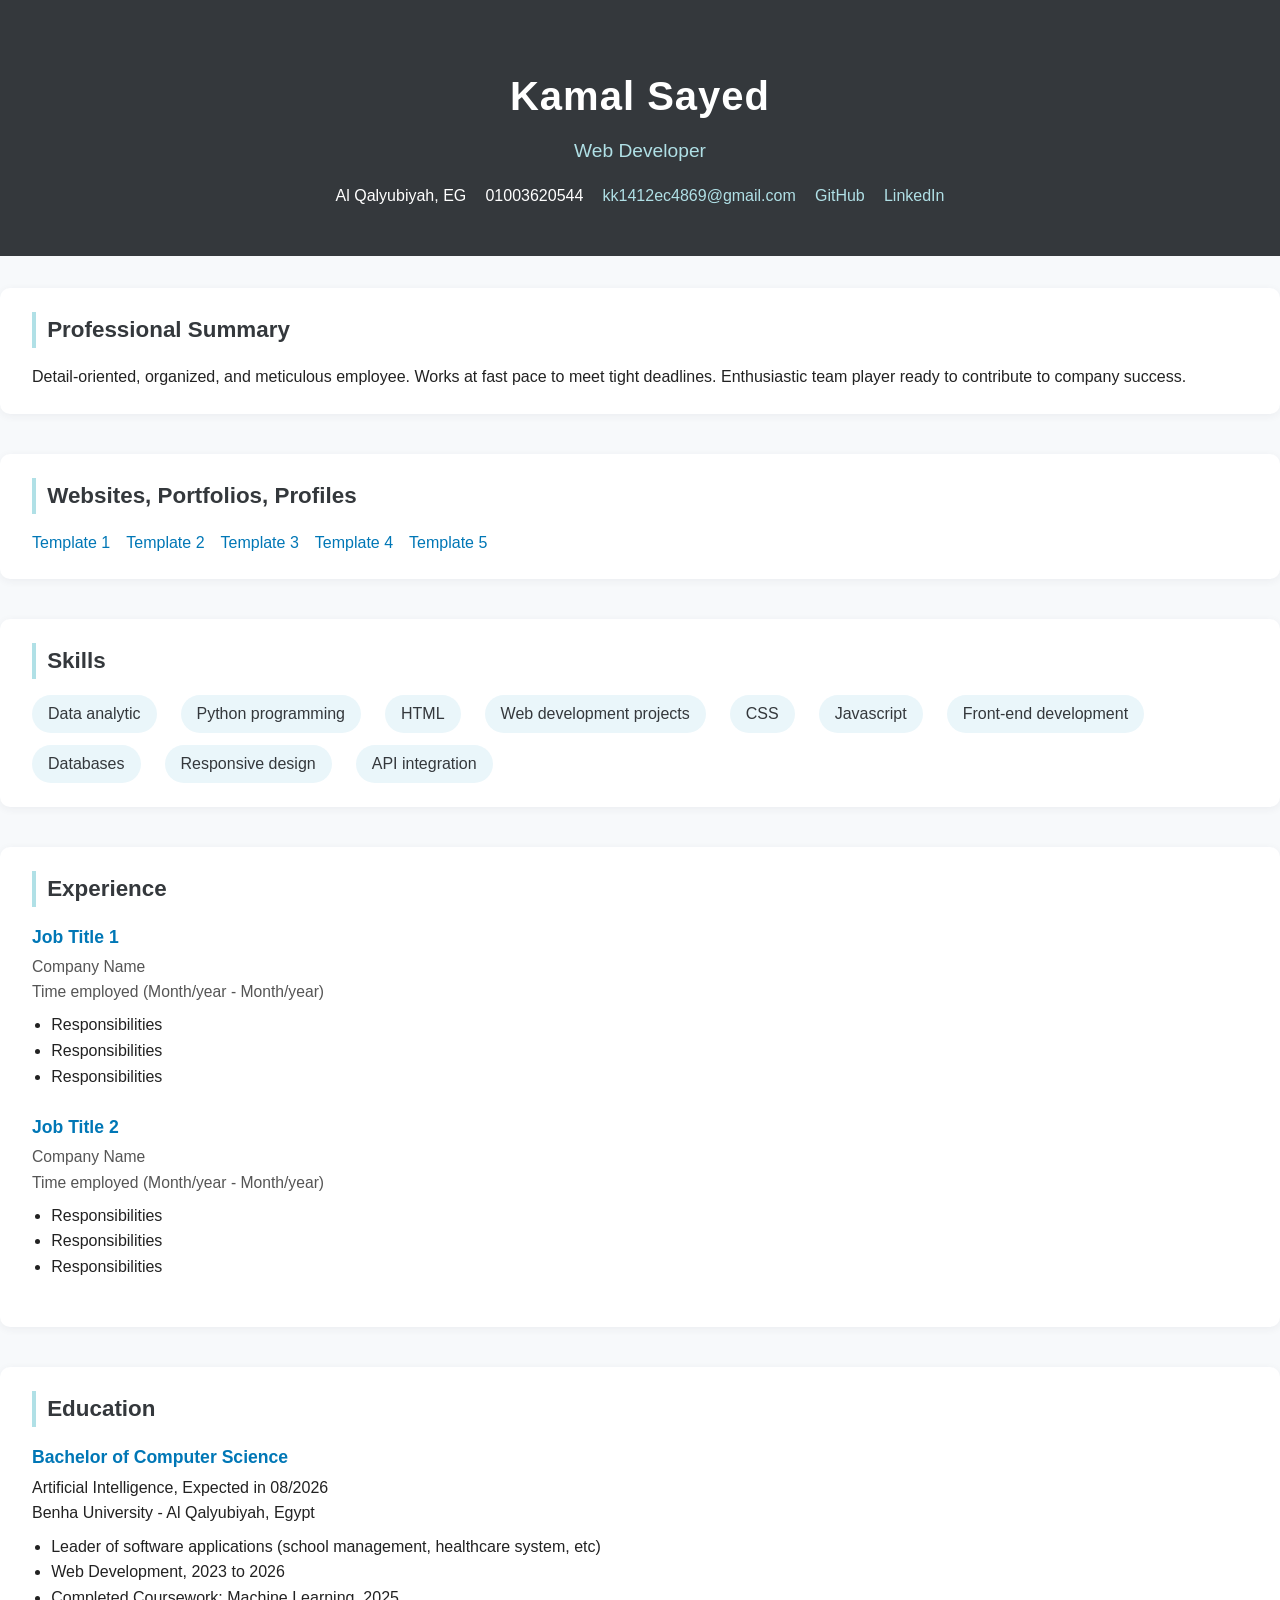
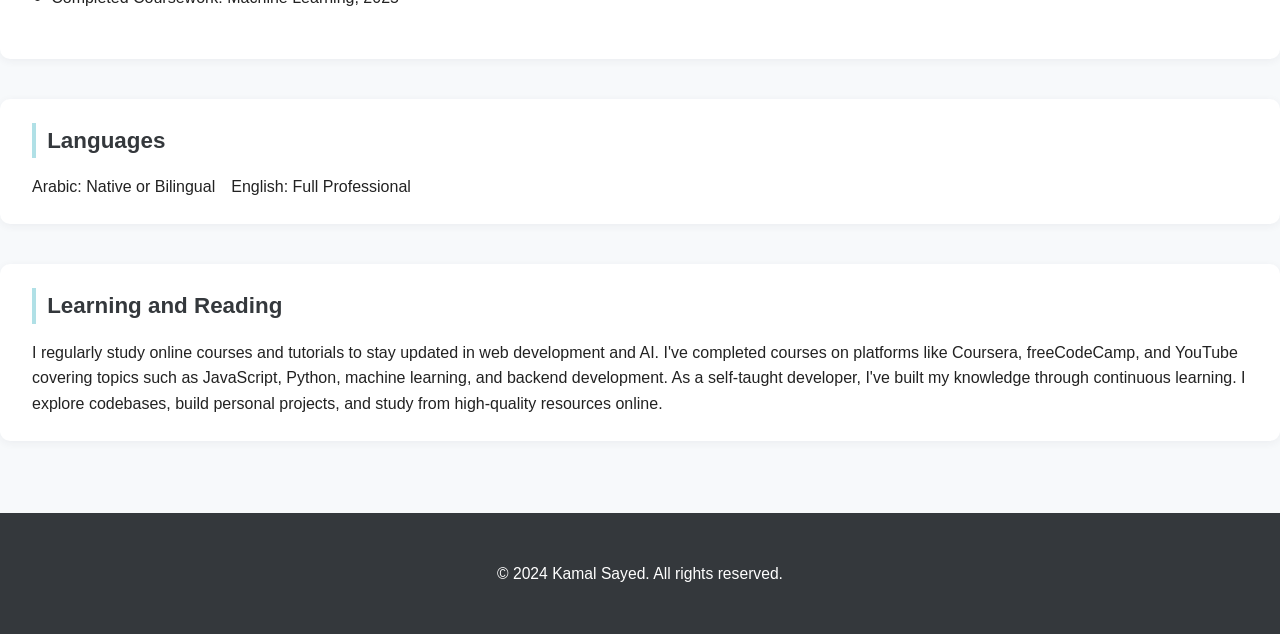
<file: index.html>
<!DOCTYPE html>
<html lang="en">
<head>
    <meta charset="UTF-8">
    <meta name="viewport" content="width=device-width, initial-scale=1.0">
    <title>Kamal Sayed | Web Developer Portfolio</title>
    <link rel="stylesheet" href="style.css">
</head>
<body>
    <header>
        <div class="container">
            <h1>Kamal Sayed</h1>
            <p class="title">Web Developer</p>
            <ul class="contact">
                <li>Al Qalyubiyah, EG</li>
                <li>01003620544</li>
                <li><a href="mailto:kk1412ec4869@gmail.com">kk1412ec4869@gmail.com</a></li>
                <li><a href="https://github.com/KingKamal1" target="_blank">GitHub</a></li>
                <li><a href="https://www.linkedin.com/in/kamal-sayed-82ba2b335/" target="_blank">LinkedIn</a></li>
            </ul>
        </div>
    </header>
    <main>
        <section class="summary">
            <h2>Professional Summary</h2>
            <p>Detail-oriented, organized, and meticulous employee. Works at fast pace to meet tight deadlines. Enthusiastic team player ready to contribute to company success.</p>
        </section>
        <section class="links">
            <h2>Websites, Portfolios, Profiles</h2>
            <ul>
                <li><a href="https://kingkamal1.github.io/template_1/" target="_blank">Template 1</a></li>
                <li><a href="https://kingkamal1.github.io/template_2/" target="_blank">Template 2</a></li>
                <li><a href="https://kingkamal1.github.io/template_3/" target="_blank">Template 3</a></li>
                <li><a href="https://kingkamal1.github.io/template_4/" target="_blank">Template 4</a></li>
                <li><a href="https://kingkamal1.github.io/template_5/" target="_blank">Template 5</a></li>
            </ul>
        </section>
        <section class="skills">
            <h2>Skills</h2>
            <ul class="skills-list">
                <li>Data analytic</li>
                <li>Python programming</li>
                <li>HTML</li>
                <li>Web development projects</li>
                <li>CSS</li>
                <li>Javascript</li>
                <li>Front-end development</li>
                <li>Databases</li>
                <li>Responsive design</li>
                <li>API integration</li>
            </ul>
        </section>
        <section class="experience">
            <h2>Experience</h2>
            <div class="job">
                <h3>Job Title 1</h3>
                <p class="company">Company Name</p>
                <p class="dates">Time employed (Month/year - Month/year)</p>
                <ul>
                    <li>Responsibilities</li>
                    <li>Responsibilities</li>
                    <li>Responsibilities</li>
                </ul>
            </div>
            <div class="job">
                <h3>Job Title 2</h3>
                <p class="company">Company Name</p>
                <p class="dates">Time employed (Month/year - Month/year)</p>
                <ul>
                    <li>Responsibilities</li>
                    <li>Responsibilities</li>
                    <li>Responsibilities</li>
                </ul>
            </div>
        </section>
        <section class="education">
            <h2>Education</h2>
            <div class="school">
                <h3>Bachelor of Computer Science</h3>
                <p>Artificial Intelligence, Expected in 08/2026</p>
                <p>Benha University - Al Qalyubiyah, Egypt</p>
                <ul>
                    <li>Leader of software applications (school management, healthcare system, etc)</li>
                    <li>Web Development, 2023 to 2026</li>
                    <li>Completed Coursework: Machine Learning, 2025</li>
                </ul>
            </div>
        </section>
        <section class="languages">
            <h2>Languages</h2>
            <ul>
                <li>Arabic: Native or Bilingual</li>
                <li>English: Full Professional</li>
            </ul>
        </section>
        <section class="learning">
            <h2>Learning and Reading</h2>
            <p>I regularly study online courses and tutorials to stay updated in web development and AI. I've completed courses on platforms like Coursera, freeCodeCamp, and YouTube covering topics such as JavaScript, Python, machine learning, and backend development. As a self-taught developer, I've built my knowledge through continuous learning. I explore codebases, build personal projects, and study from high-quality resources online.</p>
        </section>
    </main>
    <footer>
        <div class="container">
            <p>&copy; 2024 Kamal Sayed. All rights reserved.</p>
        </div>
    </footer>
</body>
</html>
</file>
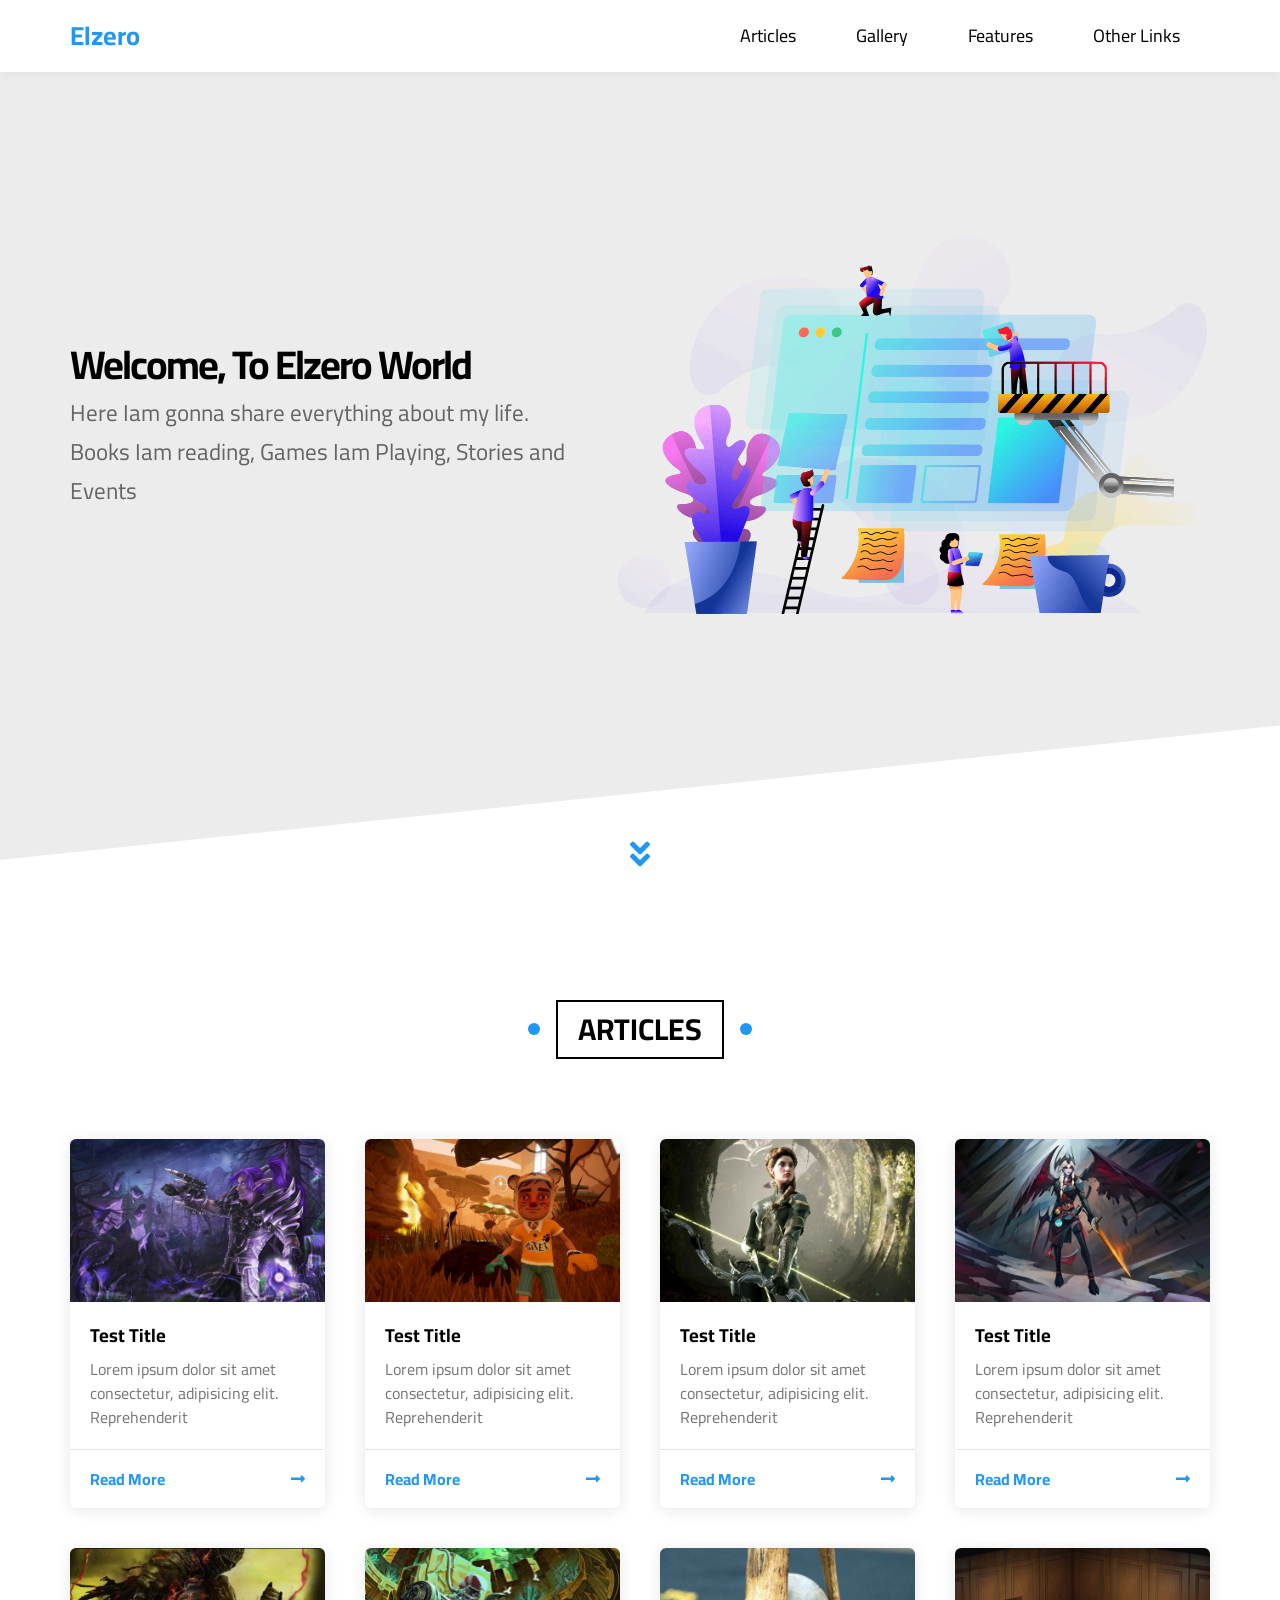
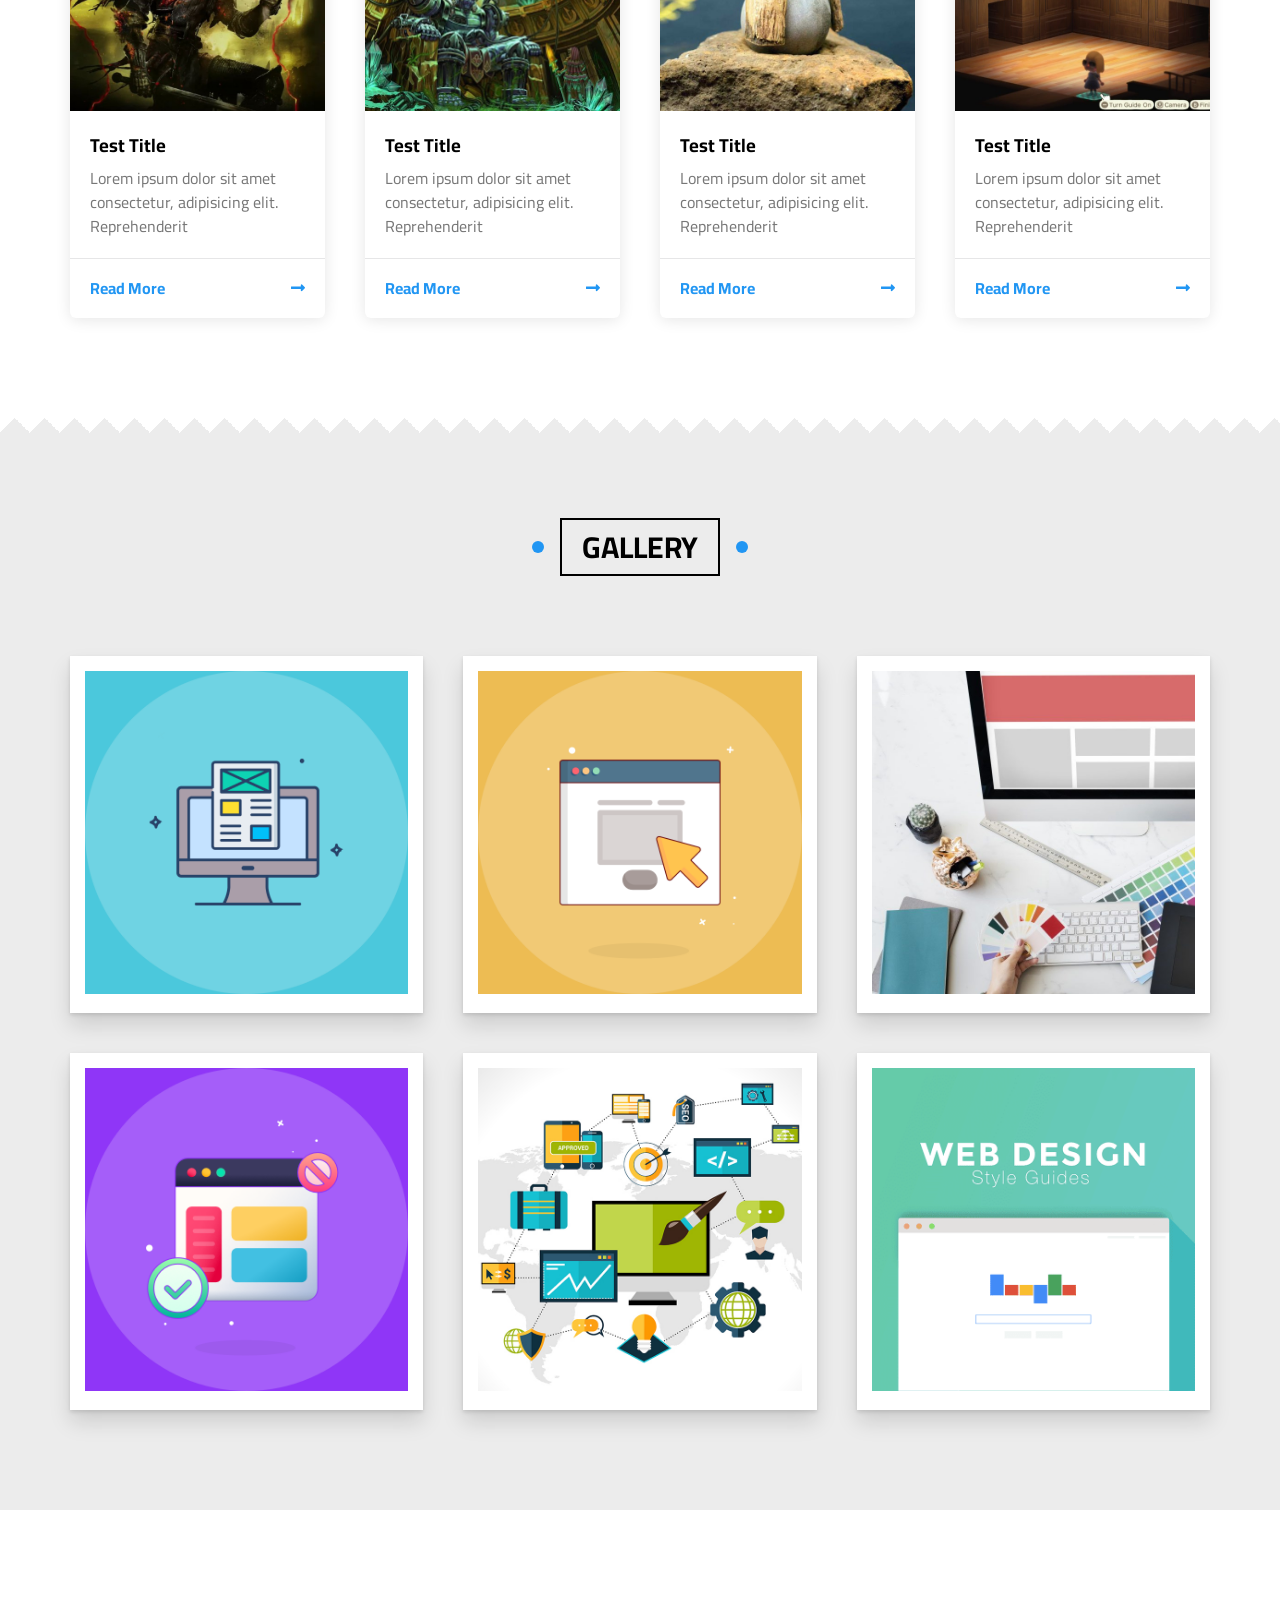
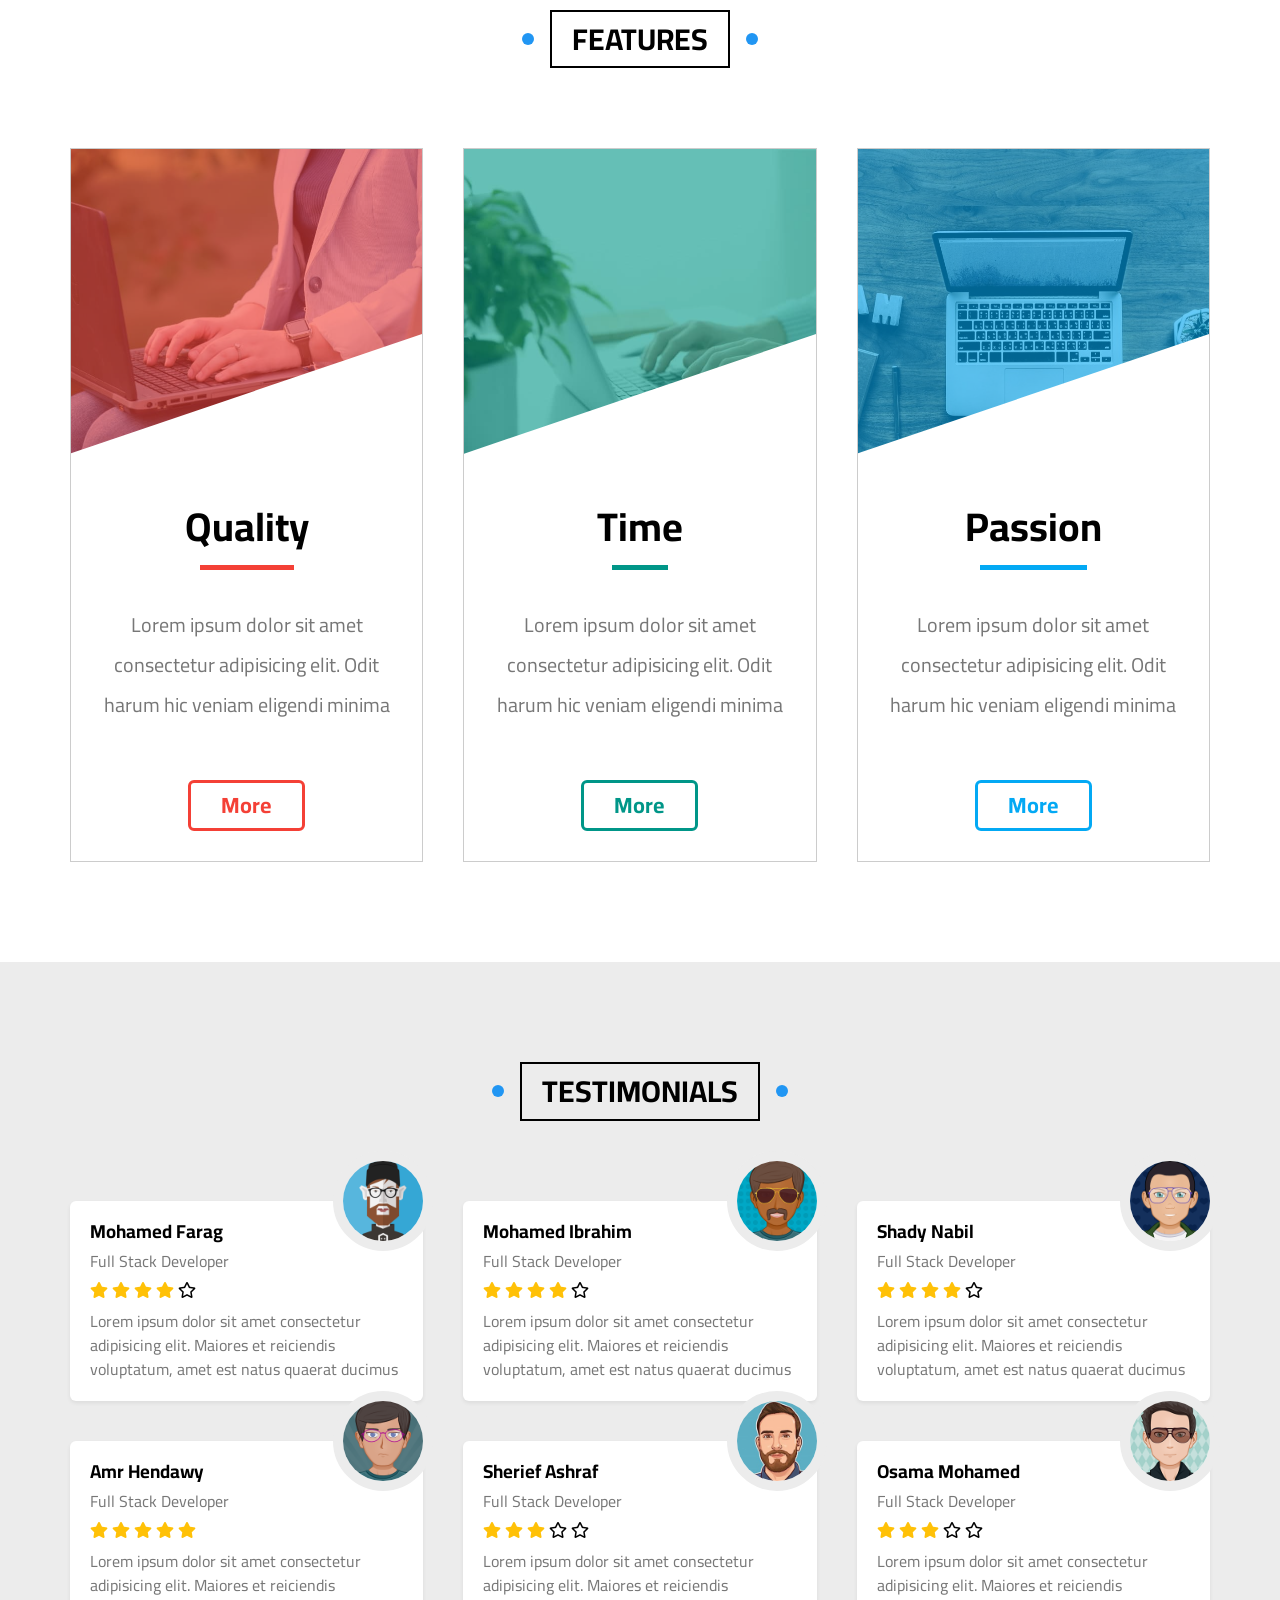
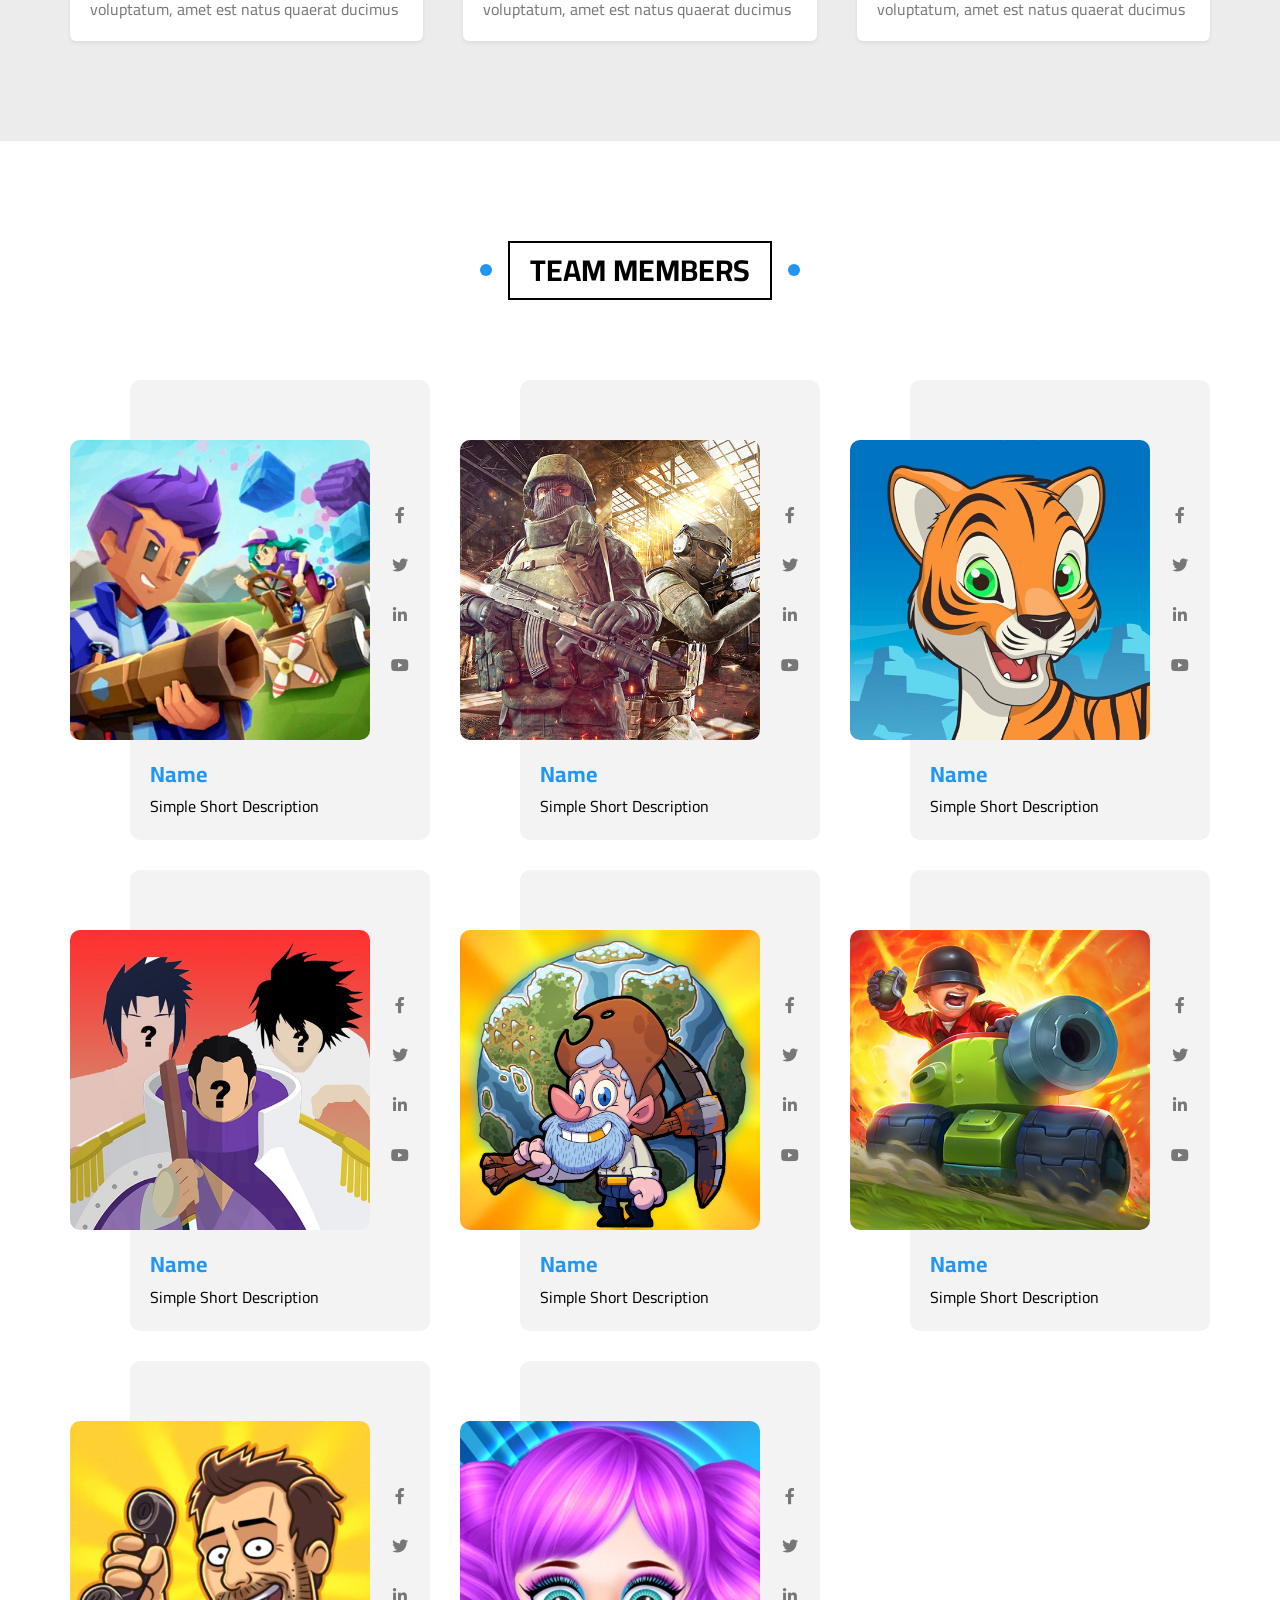
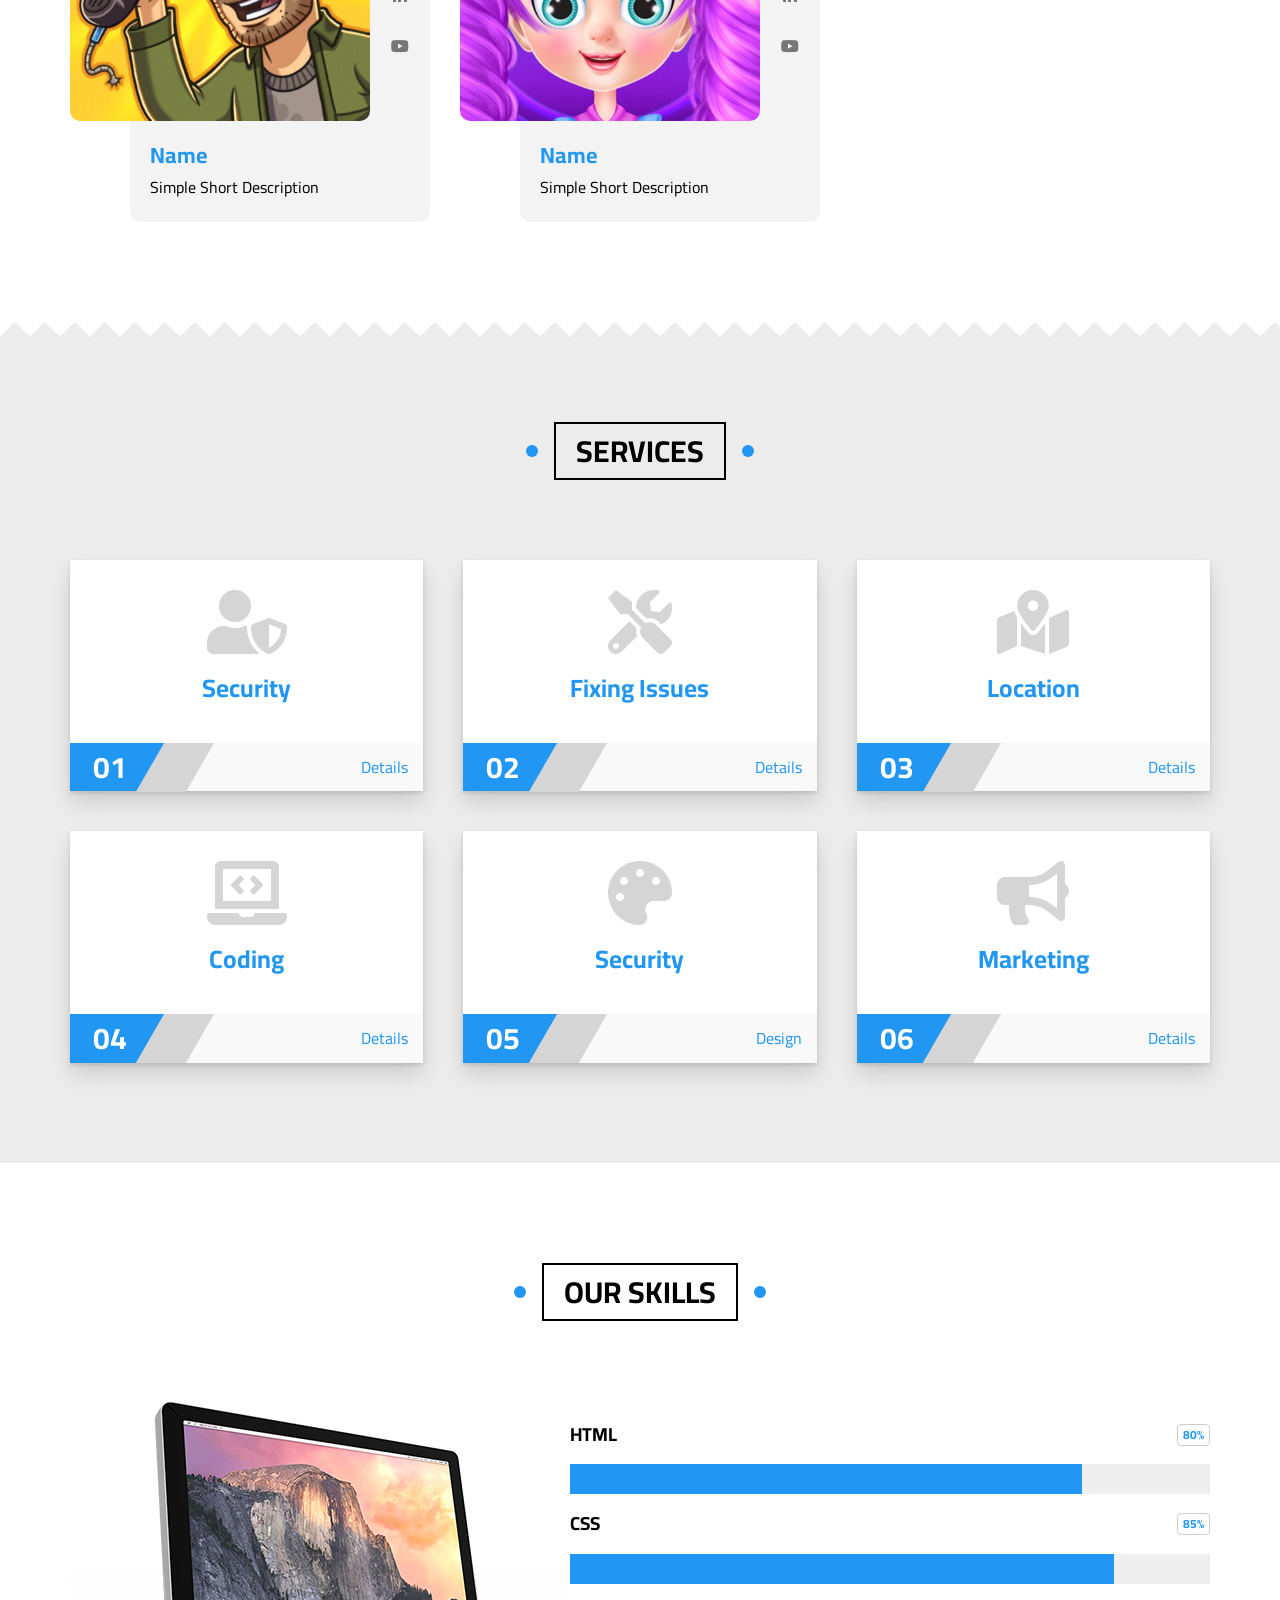
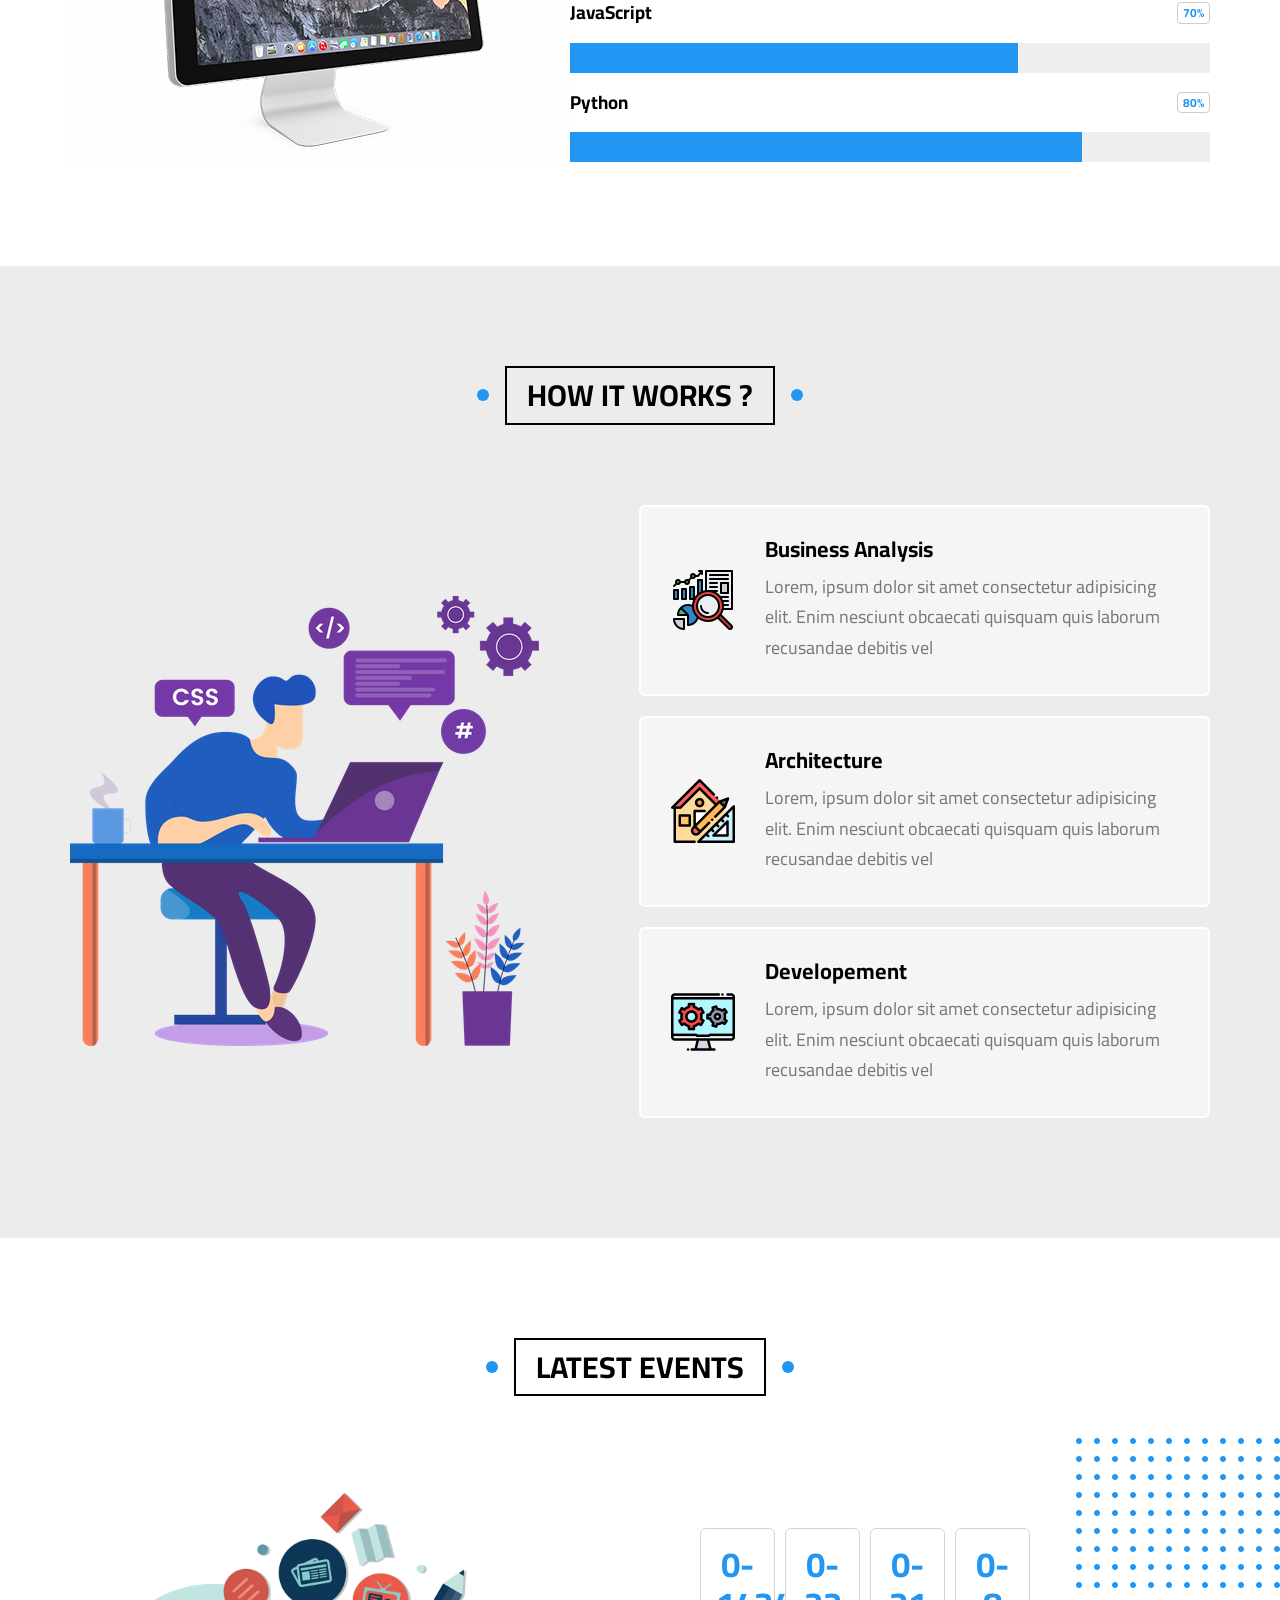
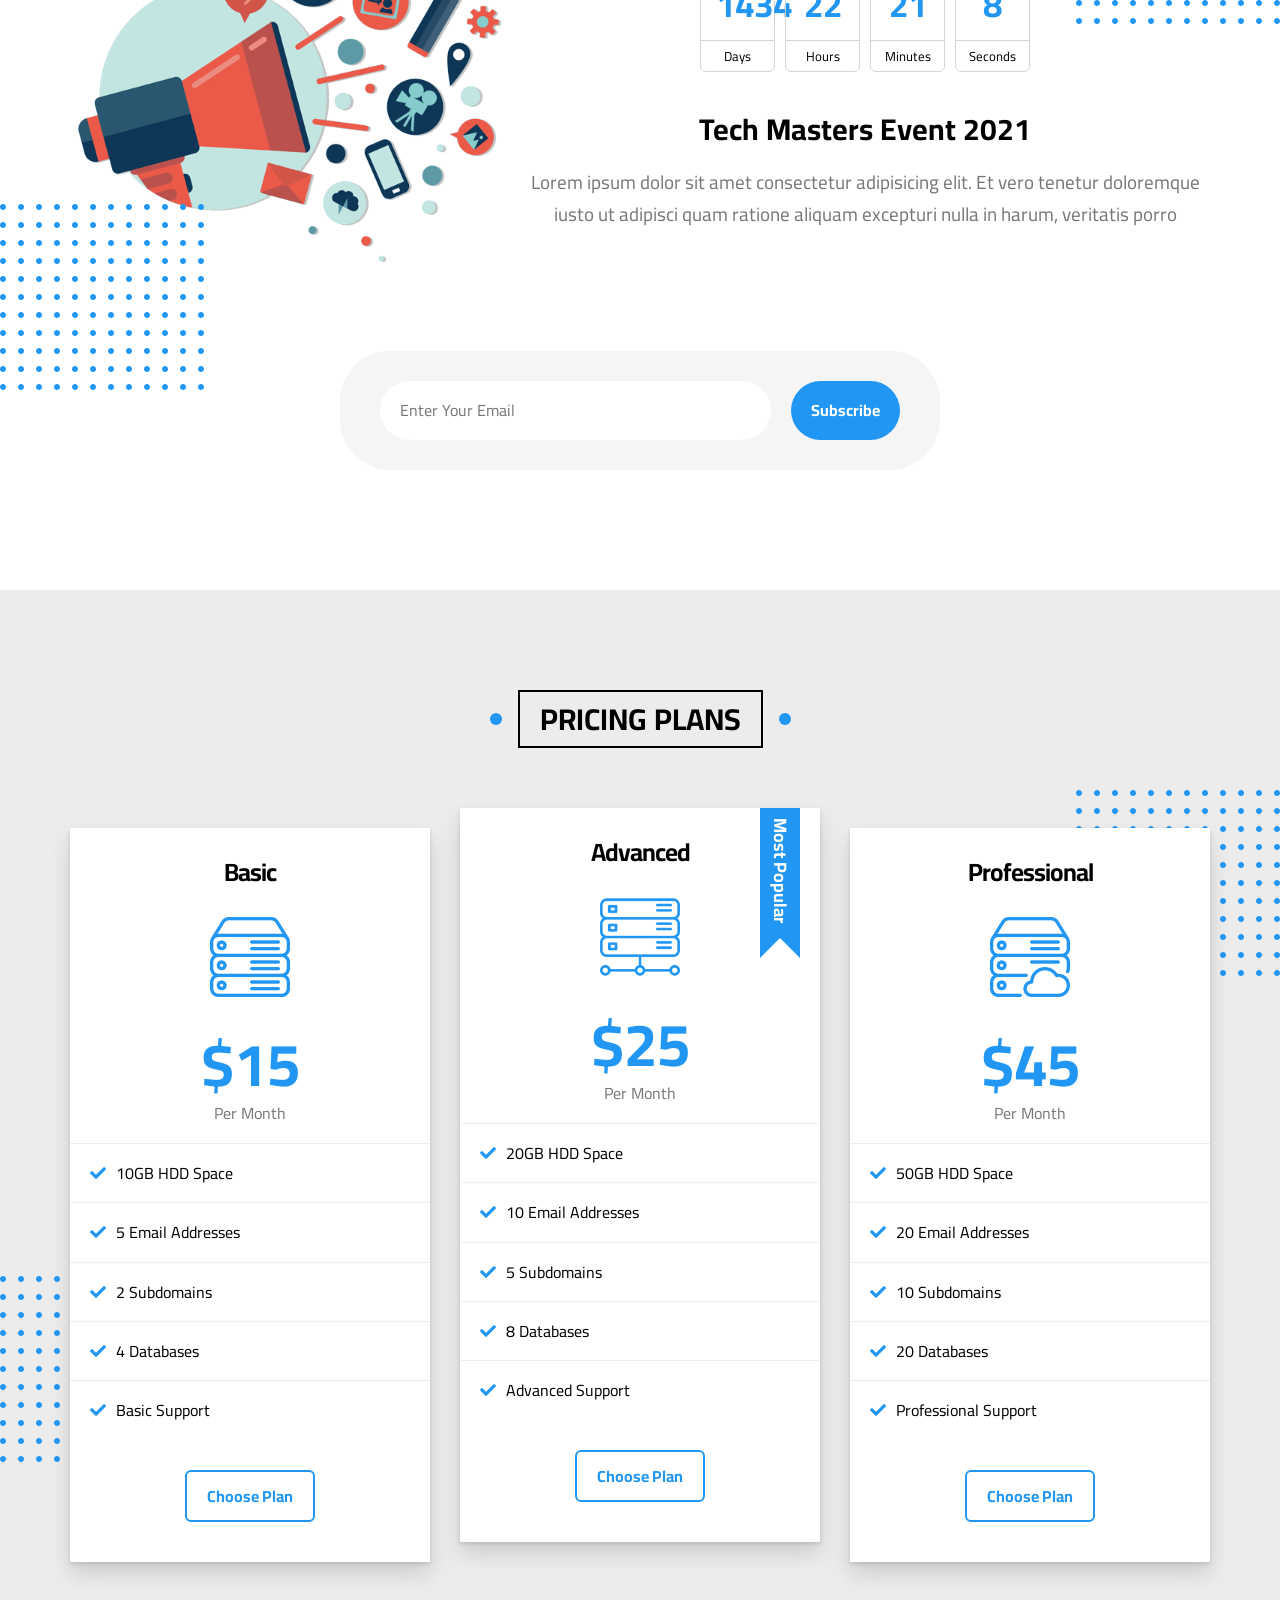
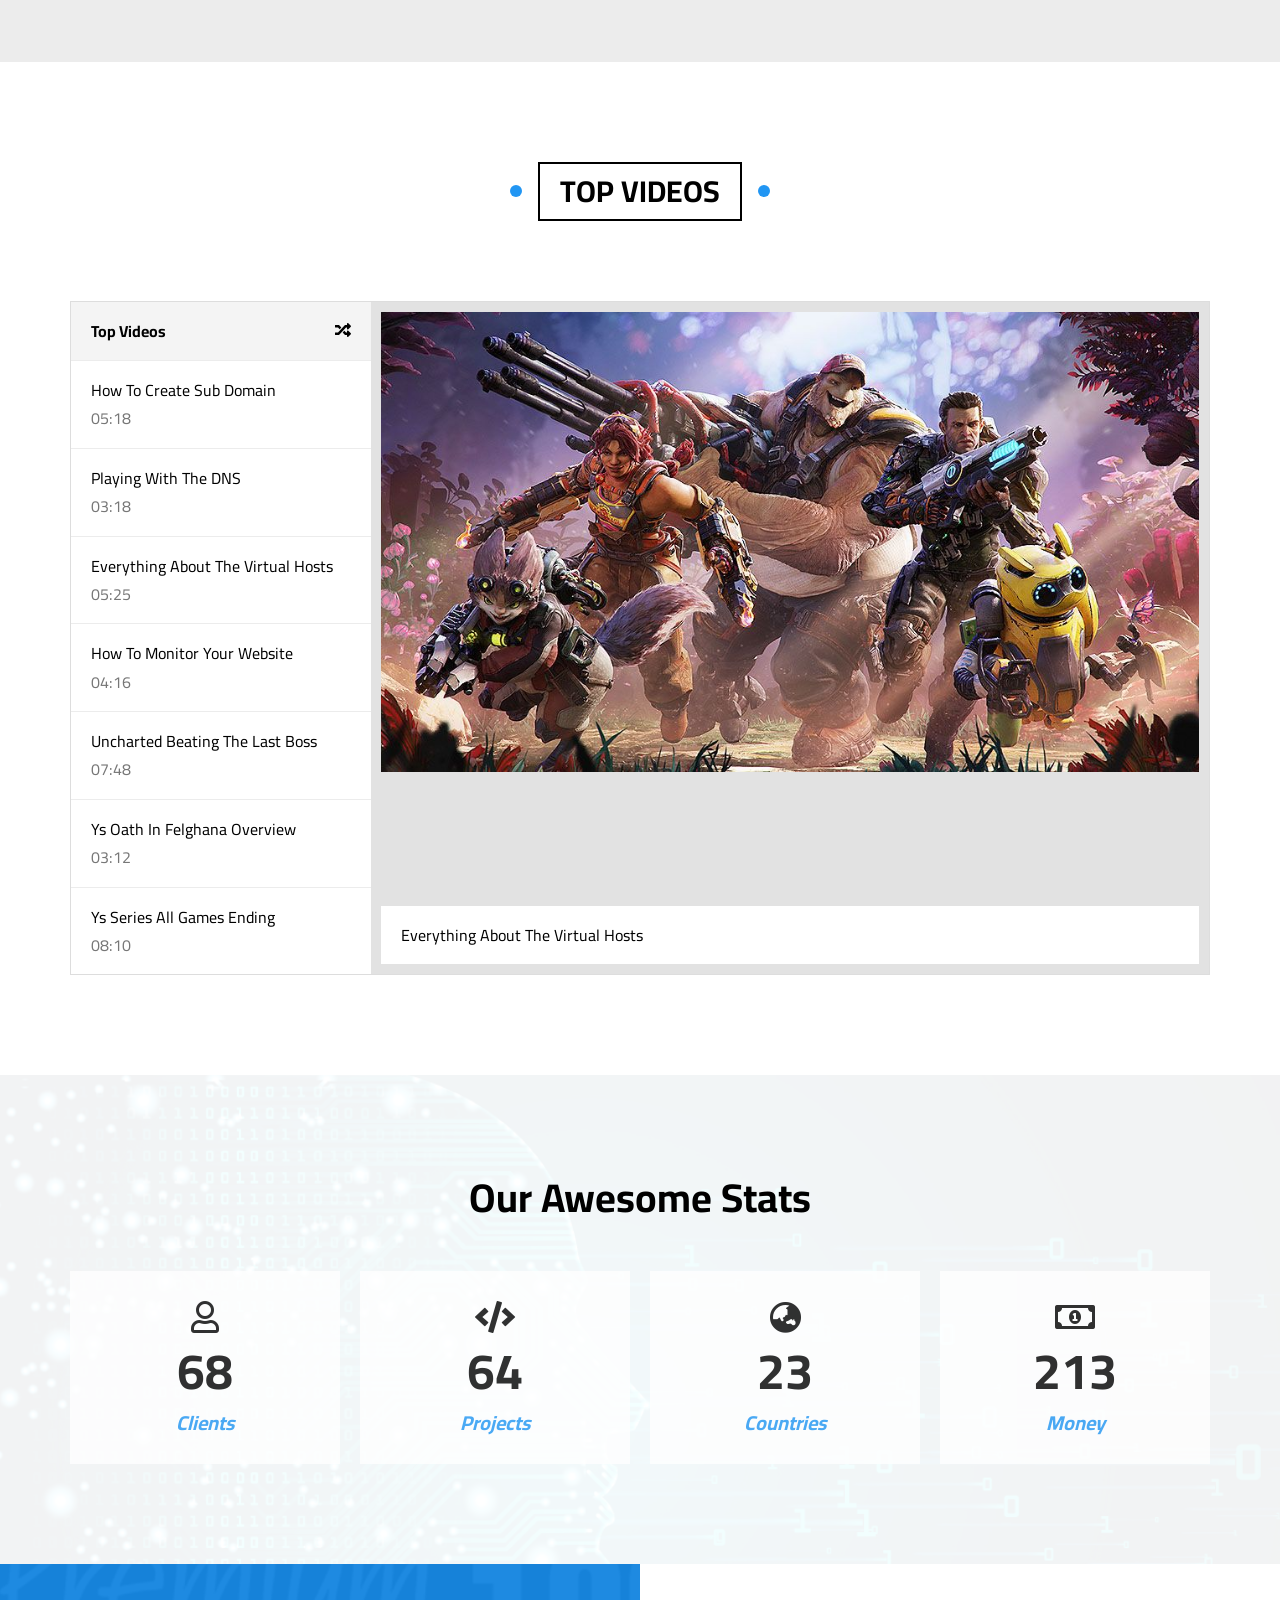
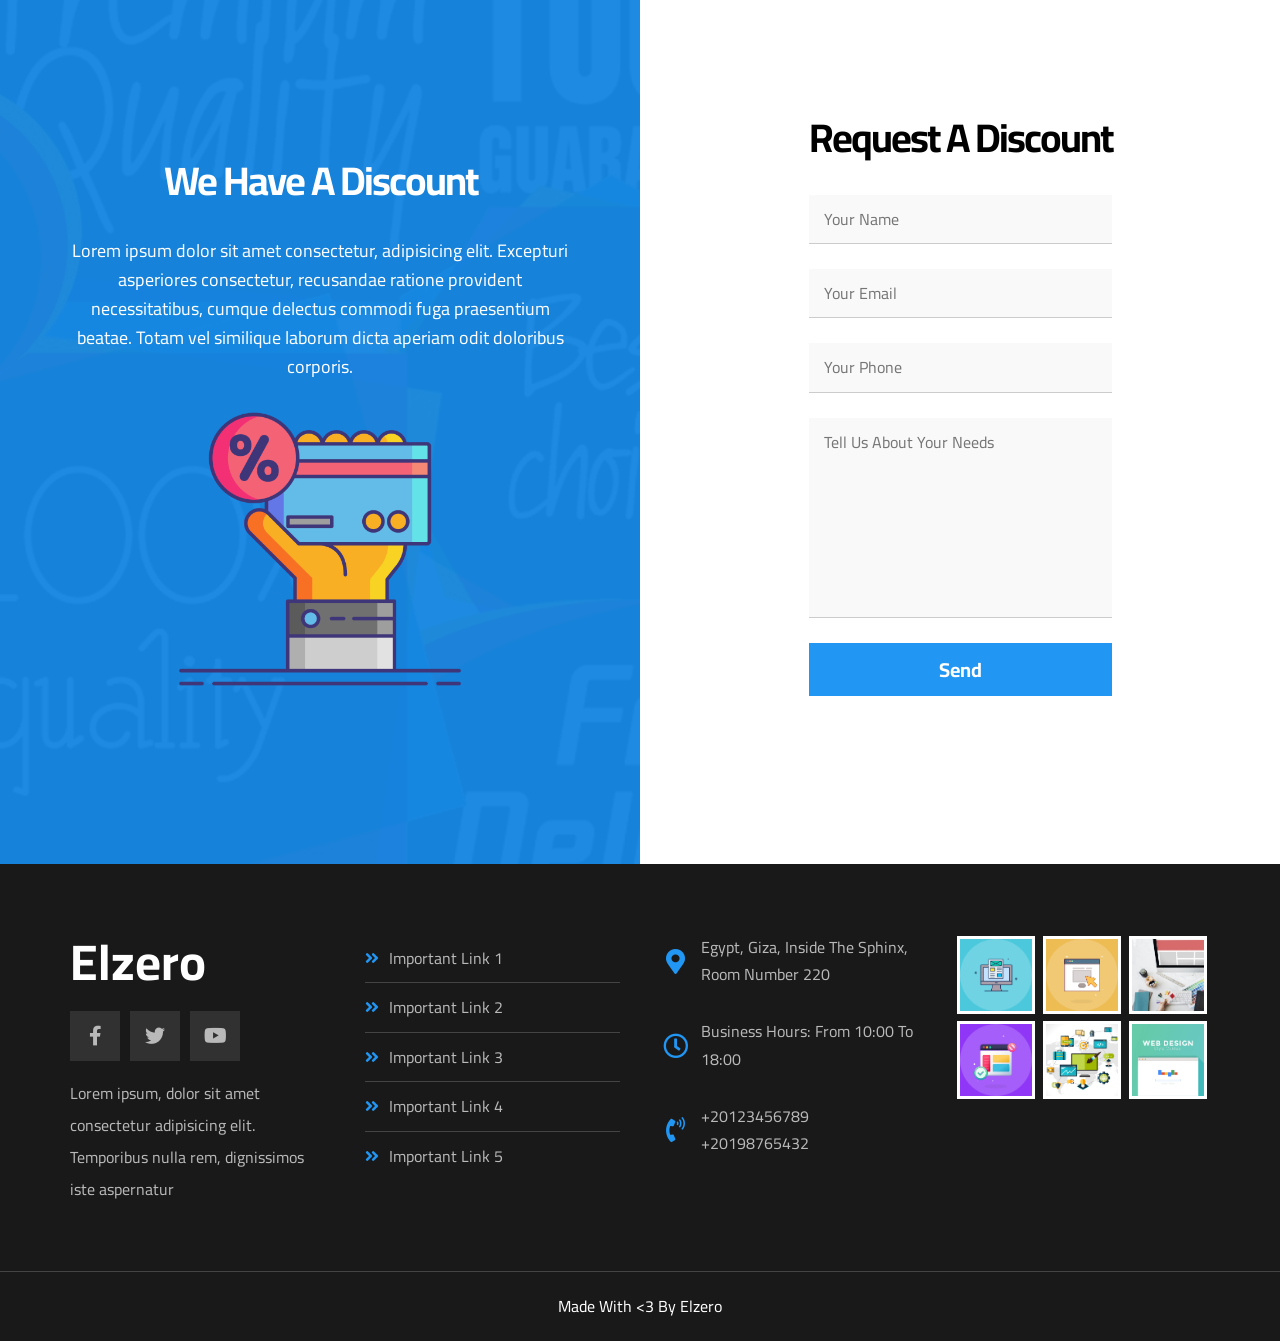
<file: assets/websites/template_2/index.html>
<!DOCTYPE html>
<html lang="en">
  <head>
    <meta charset="UTF-8" />
    <meta http-equiv="X-UA-Compatible" content="IE=edge" />
    <meta name="viewport" content="width=device-width, initial-scale=1.0" />
    <title>Elzero</title>
    <link rel="stylesheet" href="css/normalize.css" />
    <link rel="stylesheet" href="css/elzero.css" />
    <!-- Font Awesome -->
    <link rel="stylesheet" href="css/all.min.css" />
    <!-- Google Fonts -->
    <link rel="preconnect" href="https://fonts.googleapis.com" />
    <link rel="preconnect" href="https://fonts.gstatic.com" crossorigin />
    <link href="https://fonts.googleapis.com/css2?family=Cairo:wght@300;400;700&display=swap" rel="stylesheet" />
  </head>
  <body>
    <!-- Start Header -->
    <div class="header" id="header">
      <div class="container">
        <a href="#" class="logo">Elzero</a>
        <ul class="main-nav">
          <li><a href="#articles">Articles</a></li>
          <li><a href="#gallery">Gallery</a></li>
          <li><a href="#features">Features</a></li>
          <li>
            <a href="#">Other Links</a>
            <!-- Start Megamenu -->
            <div class="mega-menu">
              <div class="image">
                <img src="imgs/megamenu.png" alt="" />
              </div>
              <ul class="links">
                <li>
                  <a href="#testimonials"><i class="far fa-comments fa-fw"></i> Testimonials</a>
                </li>
                <li>
                  <a href="#team"><i class="far fa-user fa-fw"></i> Team Members</a>
                </li>
                <li>
                  <a href="#services"><i class="far fa-building fa-fw"></i> Services</a>
                </li>
                <li>
                  <a href="#our-skills"><i class="far fa-check-circle fa-fw"></i> Our Skills</a>
                </li>
                <li>
                  <a href="#work-steps"><i class="far fa-clipboard fa-fw"></i> How It Works</a>
                </li>
              </ul>
              <ul class="links">
                <li>
                  <a href="#events"><i class="far fa-calendar-alt fa-fw"></i> Events</a>
                </li>
                <li>
                  <a href="#pricing"><i class="fas fa-server fa-fw"></i> Pricing Plans</a>
                </li>
                <li>
                  <a href="#video"><i class="far fa-play-circle fa-fw"></i> Top Videos</a>
                </li>
                <li>
                  <a href="#stats"><i class="far fa-chart-bar fa-fw"></i> Stats</a>
                </li>
                <li>
                  <a href="#discount"><i class="fas fa-percent fa-fw"></i> Request A Discount</a>
                </li>
              </ul>
            </div>
            <!-- End Megamenu -->
          </li>
        </ul>
      </div>
    </div>
    <!-- End Header -->
    <!-- Start Landing -->
    <div class="landing">
      <div class="container">
        <div class="text">
          <h1>Welcome, To Elzero World</h1>
          <p>Here Iam gonna share everything about my life. Books Iam reading, Games Iam Playing, Stories and Events</p>
        </div>
        <div class="image">
          <img src="imgs/landing-image.png" alt="" />
        </div>
      </div>
      <a href="#articles" class="go-down">
        <i class="fas fa-angle-double-down fa-2x"></i>
      </a>
    </div>
    <!-- End Landing -->
    <!-- Start Articles -->
    <div class="articles" id="articles">
      <h2 class="main-title">Articles</h2>
      <div class="container">
        <div class="box">
          <img src="imgs/cat-01.jpg" alt="" />
          <div class="content">
            <h3>Test Title</h3>
            <p>Lorem ipsum dolor sit amet consectetur, adipisicing elit. Reprehenderit</p>
          </div>
          <div class="info">
            <a href="">Read More</a>
            <i class="fas fa-long-arrow-alt-right"></i>
          </div>
        </div>
        <div class="box">
          <img src="imgs/cat-02.jpg" alt="" />
          <div class="content">
            <h3>Test Title</h3>
            <p>Lorem ipsum dolor sit amet consectetur, adipisicing elit. Reprehenderit</p>
          </div>
          <div class="info">
            <a href="">Read More</a>
            <i class="fas fa-long-arrow-alt-right"></i>
          </div>
        </div>
        <div class="box">
          <img src="imgs/cat-03.jpg" alt="" />
          <div class="content">
            <h3>Test Title</h3>
            <p>Lorem ipsum dolor sit amet consectetur, adipisicing elit. Reprehenderit</p>
          </div>
          <div class="info">
            <a href="">Read More</a>
            <i class="fas fa-long-arrow-alt-right"></i>
          </div>
        </div>
        <div class="box">
          <img src="imgs/cat-04.jpg" alt="" />
          <div class="content">
            <h3>Test Title</h3>
            <p>Lorem ipsum dolor sit amet consectetur, adipisicing elit. Reprehenderit</p>
          </div>
          <div class="info">
            <a href="">Read More</a>
            <i class="fas fa-long-arrow-alt-right"></i>
          </div>
        </div>
        <div class="box">
          <img src="imgs/cat-05.jpg" alt="" />
          <div class="content">
            <h3>Test Title</h3>
            <p>Lorem ipsum dolor sit amet consectetur, adipisicing elit. Reprehenderit</p>
          </div>
          <div class="info">
            <a href="">Read More</a>
            <i class="fas fa-long-arrow-alt-right"></i>
          </div>
        </div>
        <div class="box">
          <img src="imgs/cat-06.jpg" alt="" />
          <div class="content">
            <h3>Test Title</h3>
            <p>Lorem ipsum dolor sit amet consectetur, adipisicing elit. Reprehenderit</p>
          </div>
          <div class="info">
            <a href="">Read More</a>
            <i class="fas fa-long-arrow-alt-right"></i>
          </div>
        </div>
        <div class="box">
          <img src="imgs/cat-07.jpg" alt="" />
          <div class="content">
            <h3>Test Title</h3>
            <p>Lorem ipsum dolor sit amet consectetur, adipisicing elit. Reprehenderit</p>
          </div>
          <div class="info">
            <a href="">Read More</a>
            <i class="fas fa-long-arrow-alt-right"></i>
          </div>
        </div>
        <div class="box">
          <img src="imgs/cat-08.jpg" alt="" />
          <div class="content">
            <h3>Test Title</h3>
            <p>Lorem ipsum dolor sit amet consectetur, adipisicing elit. Reprehenderit</p>
          </div>
          <div class="info">
            <a href="">Read More</a>
            <i class="fas fa-long-arrow-alt-right"></i>
          </div>
        </div>
      </div>
    </div>
    <div class="spikes"></div>
    <!-- End Articles -->
    <!-- Start Gallery -->
    <div class="gallery" id="gallery">
      <h2 class="main-title">Gallery</h2>
      <div class="container">
        <div class="box">
          <div class="image">
            <img src="imgs/gallery-01.png" alt="" />
          </div>
        </div>
        <div class="box">
          <div class="image">
            <img src="imgs/gallery-02.png" alt="" />
          </div>
        </div>
        <div class="box">
          <div class="image">
            <img src="imgs/gallery-03.jpg" alt="" />
          </div>
        </div>
        <div class="box">
          <div class="image">
            <img src="imgs/gallery-04.png" alt="" />
          </div>
        </div>
        <div class="box">
          <div class="image">
            <img src="imgs/gallery-05.jpg" alt="" />
          </div>
        </div>
        <div class="box">
          <div class="image">
            <img src="imgs/gallery-06.png" alt="" />
          </div>
        </div>
      </div>
    </div>
    <!-- End Gallery -->
    <!-- Start Features -->
    <div class="features" id="features">
      <h2 class="main-title">Features</h2>
      <div class="container">
        <div class="box quality">
          <div class="img-holder"><img src="imgs/features-01.jpg" alt="" /></div>
          <h2>Quality</h2>
          <p>Lorem ipsum dolor sit amet consectetur adipisicing elit. Odit harum hic veniam eligendi minima</p>
          <a href="#">More</a>
        </div>
        <div class="box time">
          <div class="img-holder"><img src="imgs/features-02.jpg" alt="" /></div>
          <h2>Time</h2>
          <p>Lorem ipsum dolor sit amet consectetur adipisicing elit. Odit harum hic veniam eligendi minima</p>
          <a href="#">More</a>
        </div>
        <div class="box passion">
          <div class="img-holder"><img src="imgs/features-03.jpg" alt="" /></div>
          <h2>Passion</h2>
          <p>Lorem ipsum dolor sit amet consectetur adipisicing elit. Odit harum hic veniam eligendi minima</p>
          <a href="#">More</a>
        </div>
      </div>
    </div>
    <!-- End Features -->
    <!-- Start Testimonials -->
    <div class="testimonials" id="testimonials">
      <h2 class="main-title">Testimonials</h2>
      <div class="container">
        <div class="box">
          <img src="imgs/avatar-01.png" alt="" />
          <h3>Mohamed Farag</h3>
          <span class="title">Full Stack Developer</span>
          <div class="rate">
            <i class="filled fas fa-star"></i>
            <i class="filled fas fa-star"></i>
            <i class="filled fas fa-star"></i>
            <i class="filled fas fa-star"></i>
            <i class="far fa-star"></i>
          </div>
          <p>
            Lorem ipsum dolor sit amet consectetur adipisicing elit. Maiores et reiciendis voluptatum, amet est natus
            quaerat ducimus
          </p>
        </div>
        <div class="box">
          <img src="imgs/avatar-02.png" alt="" />
          <h3>Mohamed Ibrahim</h3>
          <span class="title">Full Stack Developer</span>
          <div class="rate">
            <i class="filled fas fa-star"></i>
            <i class="filled fas fa-star"></i>
            <i class="filled fas fa-star"></i>
            <i class="filled fas fa-star"></i>
            <i class="far fa-star"></i>
          </div>
          <p>
            Lorem ipsum dolor sit amet consectetur adipisicing elit. Maiores et reiciendis voluptatum, amet est natus
            quaerat ducimus
          </p>
        </div>
        <div class="box">
          <img src="imgs/avatar-03.png" alt="" />
          <h3>Shady Nabil</h3>
          <span class="title">Full Stack Developer</span>
          <div class="rate">
            <i class="filled fas fa-star"></i>
            <i class="filled fas fa-star"></i>
            <i class="filled fas fa-star"></i>
            <i class="filled fas fa-star"></i>
            <i class="far fa-star"></i>
          </div>
          <p>
            Lorem ipsum dolor sit amet consectetur adipisicing elit. Maiores et reiciendis voluptatum, amet est natus
            quaerat ducimus
          </p>
        </div>
        <div class="box">
          <img src="imgs/avatar-04.png" alt="" />
          <h3>Amr Hendawy</h3>
          <span class="title">Full Stack Developer</span>
          <div class="rate">
            <i class="filled fas fa-star"></i>
            <i class="filled fas fa-star"></i>
            <i class="filled fas fa-star"></i>
            <i class="filled fas fa-star"></i>
            <i class="filled fas fa-star"></i>
          </div>
          <p>
            Lorem ipsum dolor sit amet consectetur adipisicing elit. Maiores et reiciendis voluptatum, amet est natus
            quaerat ducimus
          </p>
        </div>
        <div class="box">
          <img src="imgs/avatar-05.png" alt="" />
          <h3>Sherief Ashraf</h3>
          <span class="title">Full Stack Developer</span>
          <div class="rate">
            <i class="filled fas fa-star"></i>
            <i class="filled fas fa-star"></i>
            <i class="filled fas fa-star"></i>
            <i class="far fa-star"></i>
            <i class="far fa-star"></i>
          </div>
          <p>
            Lorem ipsum dolor sit amet consectetur adipisicing elit. Maiores et reiciendis voluptatum, amet est natus
            quaerat ducimus
          </p>
        </div>
        <div class="box">
          <img src="imgs/avatar-06.png" alt="" />
          <h3>Osama Mohamed</h3>
          <span class="title">Full Stack Developer</span>
          <div class="rate">
            <i class="filled fas fa-star"></i>
            <i class="filled fas fa-star"></i>
            <i class="filled fas fa-star"></i>
            <i class="far fa-star"></i>
            <i class="far fa-star"></i>
          </div>
          <p>
            Lorem ipsum dolor sit amet consectetur adipisicing elit. Maiores et reiciendis voluptatum, amet est natus
            quaerat ducimus
          </p>
        </div>
      </div>
    </div>
    <!-- End Testimonials -->
    <!-- Start Team -->
    <div class="team" id="team">
      <h2 class="main-title">Team Members</h2>
      <div class="container">
        <div class="box">
          <div class="data">
            <img src="imgs/team-01.jpg" alt="" />
            <div class="social">
              <a href="#">
                <i class="fab fa-facebook-f"></i>
              </a>
              <a href="#">
                <i class="fab fa-twitter"></i>
              </a>
              <a href="#">
                <i class="fab fa-linkedin-in"></i>
              </a>
              <a href="#">
                <i class="fab fa-youtube"></i>
              </a>
            </div>
          </div>
          <div class="info">
            <h3>Name</h3>
            <p>Simple Short Description</p>
          </div>
        </div>
        <div class="box">
          <div class="data">
            <img src="imgs/team-02.jpg" alt="" />
            <div class="social">
              <a href="#">
                <i class="fab fa-facebook-f"></i>
              </a>
              <a href="#">
                <i class="fab fa-twitter"></i>
              </a>
              <a href="#">
                <i class="fab fa-linkedin-in"></i>
              </a>
              <a href="#">
                <i class="fab fa-youtube"></i>
              </a>
            </div>
          </div>
          <div class="info">
            <h3>Name</h3>
            <p>Simple Short Description</p>
          </div>
        </div>
        <div class="box">
          <div class="data">
            <img src="imgs/team-03.jpg" alt="" />
            <div class="social">
              <a href="#">
                <i class="fab fa-facebook-f"></i>
              </a>
              <a href="#">
                <i class="fab fa-twitter"></i>
              </a>
              <a href="#">
                <i class="fab fa-linkedin-in"></i>
              </a>
              <a href="#">
                <i class="fab fa-youtube"></i>
              </a>
            </div>
          </div>
          <div class="info">
            <h3>Name</h3>
            <p>Simple Short Description</p>
          </div>
        </div>
        <div class="box">
          <div class="data">
            <img src="imgs/team-04.jpg" alt="" />
            <div class="social">
              <a href="#">
                <i class="fab fa-facebook-f"></i>
              </a>
              <a href="#">
                <i class="fab fa-twitter"></i>
              </a>
              <a href="#">
                <i class="fab fa-linkedin-in"></i>
              </a>
              <a href="#">
                <i class="fab fa-youtube"></i>
              </a>
            </div>
          </div>
          <div class="info">
            <h3>Name</h3>
            <p>Simple Short Description</p>
          </div>
        </div>
        <div class="box">
          <div class="data">
            <img src="imgs/team-05.png" alt="" />
            <div class="social">
              <a href="#">
                <i class="fab fa-facebook-f"></i>
              </a>
              <a href="#">
                <i class="fab fa-twitter"></i>
              </a>
              <a href="#">
                <i class="fab fa-linkedin-in"></i>
              </a>
              <a href="#">
                <i class="fab fa-youtube"></i>
              </a>
            </div>
          </div>
          <div class="info">
            <h3>Name</h3>
            <p>Simple Short Description</p>
          </div>
        </div>
        <div class="box">
          <div class="data">
            <img src="imgs/team-06.png" alt="" />
            <div class="social">
              <a href="#">
                <i class="fab fa-facebook-f"></i>
              </a>
              <a href="#">
                <i class="fab fa-twitter"></i>
              </a>
              <a href="#">
                <i class="fab fa-linkedin-in"></i>
              </a>
              <a href="#">
                <i class="fab fa-youtube"></i>
              </a>
            </div>
          </div>
          <div class="info">
            <h3>Name</h3>
            <p>Simple Short Description</p>
          </div>
        </div>
        <div class="box">
          <div class="data">
            <img src="imgs/team-07.jpg" alt="" />
            <div class="social">
              <a href="#">
                <i class="fab fa-facebook-f"></i>
              </a>
              <a href="#">
                <i class="fab fa-twitter"></i>
              </a>
              <a href="#">
                <i class="fab fa-linkedin-in"></i>
              </a>
              <a href="#">
                <i class="fab fa-youtube"></i>
              </a>
            </div>
          </div>
          <div class="info">
            <h3>Name</h3>
            <p>Simple Short Description</p>
          </div>
        </div>
        <div class="box">
          <div class="data">
            <img src="imgs/team-08.jpg" alt="" />
            <div class="social">
              <a href="#">
                <i class="fab fa-facebook-f"></i>
              </a>
              <a href="#">
                <i class="fab fa-twitter"></i>
              </a>
              <a href="#">
                <i class="fab fa-linkedin-in"></i>
              </a>
              <a href="#">
                <i class="fab fa-youtube"></i>
              </a>
            </div>
          </div>
          <div class="info">
            <h3>Name</h3>
            <p>Simple Short Description</p>
          </div>
        </div>
      </div>
    </div>
    <div class="spikes"></div>
    <!-- End Team -->
    <!-- Start Services -->
    <div class="services" id="services">
      <h2 class="main-title">Services</h2>
      <div class="container">
        <div class="box">
          <i class="fas fa-user-shield fa-4x"></i>
          <h3>Security</h3>
          <div class="info">
            <a href="#">Details</a>
          </div>
        </div>
        <div class="box">
          <i class="fas fa-tools fa-4x"></i>
          <h3>Fixing Issues</h3>
          <div class="info">
            <a href="#">Details</a>
          </div>
        </div>
        <div class="box">
          <i class="fas fa-map-marked-alt fa-4x"></i>
          <h3>Location</h3>
          <div class="info">
            <a href="#">Details</a>
          </div>
        </div>
        <div class="box">
          <i class="fas fa-laptop-code fa-4x"></i>
          <h3>Coding</h3>
          <div class="info">
            <a href="#">Details</a>
          </div>
        </div>
        <div class="box">
          <i class="fas fa-palette fa-4x"></i>
          <h3>Security</h3>
          <div class="info">
            <a href="#">Design</a>
          </div>
        </div>
        <div class="box">
          <i class="fas fa-bullhorn fa-4x"></i>
          <h3>Marketing</h3>
          <div class="info">
            <a href="#">Details</a>
          </div>
        </div>
      </div>
    </div>
    <!-- End Services -->
    <!-- Start Skills -->
    <div class="our-skills" id="our-skills">
      <h2 class="main-title">Our Skills</h2>
      <div class="container">
        <img src="imgs/skills.png" alt="" />
        <div class="skills">
          <div class="skill">
            <h3>HTML <span>80%</span></h3>
            <div class="the-progress">
              <span style="width: 0" data-width="80%"></span>
            </div>
          </div>
          <div class="skill">
            <h3>CSS <span>85%</span></h3>
            <div class="the-progress">
              <span style="width: 0" data-width="85%"></span>
            </div>
          </div>
          <div class="skill">
            <h3>JavaScript <span>70%</span></h3>
            <div class="the-progress">
              <span style="width: 0" data-width="70%"></span>
            </div>
          </div>
          <div class="skill">
            <h3>Python <span>80%</span></h3>
            <div class="the-progress">
              <span style="width: 0" data-width="80%"></span>
            </div>
          </div>
        </div>
      </div>
    </div>
    <!-- End Skills -->
    <!-- Start Work Steps -->
    <div class="work-steps" id="work-steps">
      <h2 class="main-title">How It Works ?</h2>
      <div class="container">
        <img src="imgs/work-steps.png" alt="" class="image" />
        <div class="info">
          <div class="box">
            <img src="imgs/work-steps-1.png" alt="" />
            <div class="text">
              <h3>Business Analysis</h3>
              <p>
                Lorem, ipsum dolor sit amet consectetur adipisicing elit. Enim nesciunt obcaecati quisquam quis laborum
                recusandae debitis vel
              </p>
            </div>
          </div>
          <div class="box">
            <img src="imgs/work-steps-2.png" alt="" />
            <div class="text">
              <h3>Architecture</h3>
              <p>
                Lorem, ipsum dolor sit amet consectetur adipisicing elit. Enim nesciunt obcaecati quisquam quis laborum
                recusandae debitis vel
              </p>
            </div>
          </div>
          <div class="box">
            <img src="imgs/work-steps-3.png" alt="" />
            <div class="text">
              <h3>Developement</h3>
              <p>
                Lorem, ipsum dolor sit amet consectetur adipisicing elit. Enim nesciunt obcaecati quisquam quis laborum
                recusandae debitis vel
              </p>
            </div>
          </div>
        </div>
      </div>
    </div>
    <!-- End Work Steps -->
    <!-- Start Events -->
    <div class="events" id="events">
      <div class="dots dots-up"></div>
      <div class="dots dots-down"></div>
      <h2 class="main-title">Latest Events</h2>
      <div class="container">
        <img src="imgs/events.png" alt="" />
        <div class="info">
          <div class="time">
            <div class="unit">
              <span class="days">15</span>
              <span>Days</span>
            </div>
            <div class="unit">
              <span class="hours">08</span>
              <span>Hours</span>
            </div>
            <div class="unit">
              <span class="minutes">45</span>
              <span>Minutes</span>
            </div>
            <div class="unit">
              <span class="seconds">55</span>
              <span>Seconds</span>
            </div>
          </div>
          <h2 class="title">Tech Masters Event 2021</h2>
          <p class="description">
            Lorem ipsum dolor sit amet consectetur adipisicing elit. Et vero tenetur doloremque iusto ut adipisci quam
            ratione aliquam excepturi nulla in harum, veritatis porro
          </p>
        </div>
        <div class="subscribe">
          <form action="">
            <input type="email" placeholder="Enter Your Email" />
            <input type="submit" value="Subscribe" />
          </form>
        </div>
      </div>
    </div>
    <!-- End Events -->
    <!-- Start Pricing -->
    <div class="pricing" id="pricing">
      <div class="dots dots-up"></div>
      <div class="dots dots-down"></div>
      <h2 class="main-title">Pricing Plans</h2>
      <div class="container">
        <div class="box">
          <div class="title">Basic</div>
          <img src="imgs/hosting-basic.png" alt="" />
          <div class="price">
            <span class="amount">$15</span>
            <span class="time">Per Month</span>
          </div>
          <ul>
            <li>10GB HDD Space</li>
            <li>5 Email Addresses</li>
            <li>2 Subdomains</li>
            <li>4 Databases</li>
            <li>Basic Support</li>
          </ul>
          <a href="#">Choose Plan</a>
        </div>
        <div class="box popular">
          <div class="label">Most Popular</div>
          <div class="title">Advanced</div>
          <img src="imgs/hosting-advanced.png" alt="" />
          <div class="price">
            <span class="amount">$25</span>
            <span class="time">Per Month</span>
          </div>
          <ul>
            <li>20GB HDD Space</li>
            <li>10 Email Addresses</li>
            <li>5 Subdomains</li>
            <li>8 Databases</li>
            <li>Advanced Support</li>
          </ul>
          <a href="#">Choose Plan</a>
        </div>
        <div class="box">
          <div class="title">Professional</div>
          <img src="imgs/hosting-professional.png" alt="" />
          <div class="price">
            <span class="amount">$45</span>
            <span class="time">Per Month</span>
          </div>
          <ul>
            <li>50GB HDD Space</li>
            <li>20 Email Addresses</li>
            <li>10 Subdomains</li>
            <li>20 Databases</li>
            <li>Professional Support</li>
          </ul>
          <a href="#">Choose Plan</a>
        </div>
      </div>
    </div>
    <!-- End Pricing -->
    <!-- Start Videos -->
    <div class="videos" id="videos">
      <h2 class="main-title">Top Videos</h2>
      <div class="container">
        <div class="holder">
          <div class="list">
            <div class="name">
              Top Videos
              <i class="fas fa-random"></i>
            </div>
            <ul>
              <li>How To Create Sub Domain<span>05:18</span></li>
              <li>Playing With The DNS <span>03:18</span></li>
              <li>Everything About The Virtual Hosts <span>05:25</span></li>
              <li>How To Monitor Your Website <span>04:16</span></li>
              <li>Uncharted Beating The Last Boss <span>07:48</span></li>
              <li>Ys Oath In Felghana Overview <span>03:12</span></li>
              <li>Ys Series All Games Ending <span>08:10</span></li>
            </ul>
          </div>
          <div class="preview">
            <img src="imgs/video-preview.jpg" alt="" />
            <div class="info">Everything About The Virtual Hosts</div>
          </div>
        </div>
      </div>
    </div>
    <!-- End Videos -->
    <!-- Start Stats -->
    <div class="stats" id="stats">
      <h2>Our Awesome Stats</h2>
      <div class="container">
        <div class="box">
          <i class="far fa-user fa-2x fa-fw"></i>
          <span class="number" data-goal="150">0</span>
          <span class="text">Clients</span>
        </div>
        <div class="box">
          <i class="fas fa-code fa-2x fa-fw"></i>
          <span class="number" data-goal="135">0</span>
          <span class="text">Projects</span>
        </div>
        <div class="box">
          <i class="fas fa-globe-asia fa-2x fa-fw"></i>
          <span class="number" data-goal="50">0</span>
          <span class="text">Countries</span>
        </div>
        <div class="box">
          <i class="far fa-money-bill-alt fa-2x fa-fw"></i>
          <span class="number" data-goal="500">0</span>
          <span class="text">Money</span>
        </div>
      </div>
    </div>
    <!-- End Stats -->
    <!-- Start Discount -->
    <div class="discount" id="discount">
      <div class="image">
        <div class="content">
          <h2>We Have A Discount</h2>
          <p>
            Lorem ipsum dolor sit amet consectetur, adipisicing elit. Excepturi asperiores consectetur, recusandae
            ratione provident necessitatibus, cumque delectus commodi fuga praesentium beatae. Totam vel similique
            laborum dicta aperiam odit doloribus corporis.
          </p>
          <img src="imgs/discount.png" alt="" />
        </div>
      </div>
      <div class="form">
        <div class="content">
          <h2>Request A Discount</h2>
          <form action="">
            <input class="input" type="text" placeholder="Your Name" name="name" />
            <input class="input" type="email" placeholder="Your Email" name="email" />
            <input class="input" type="text" placeholder="Your Phone" name="mobile" />
            <textarea class="input" placeholder="Tell Us About Your Needs" name="message"></textarea>
            <input type="submit" value="Send" />
          </form>
        </div>
      </div>
    </div>
    <!-- End Discount -->
    <!-- Start Footer -->
    <div class="footer">
      <div class="container">
        <div class="box">
          <h3>Elzero</h3>
          <ul class="social">
            <li>
              <a href="#" class="facebook">
                <i class="fab fa-facebook-f"></i>
              </a>
            </li>
            <li>
              <a href="#" class="twitter">
                <i class="fab fa-twitter"></i>
              </a>
            </li>
            <li>
              <a href="#" class="youtube">
                <i class="fab fa-youtube"></i>
              </a>
            </li>
          </ul>
          <p class="text">
            Lorem ipsum, dolor sit amet consectetur adipisicing elit. Temporibus nulla rem, dignissimos iste aspernatur
          </p>
        </div>
        <div class="box">
          <ul class="links">
            <li><a href="#">Important Link 1</a></li>
            <li><a href="#">Important Link 2</a></li>
            <li><a href="#">Important Link 3</a></li>
            <li><a href="#">Important Link 4</a></li>
            <li><a href="#">Important Link 5</a></li>
          </ul>
        </div>
        <div class="box">
          <div class="line">
            <i class="fas fa-map-marker-alt fa-fw"></i>
            <div class="info">Egypt, Giza, Inside The Sphinx, Room Number 220</div>
          </div>
          <div class="line">
            <i class="far fa-clock fa-fw"></i>
            <div class="info">Business Hours: From 10:00 To 18:00</div>
          </div>
          <div class="line">
            <i class="fas fa-phone-volume fa-fw"></i>
            <div class="info">
              <span>+20123456789</span>
              <span>+20198765432</span>
            </div>
          </div>
        </div>
        <div class="box footer-gallery">
          <img src="imgs/gallery-01.png" alt="" />
          <img src="imgs/gallery-02.png" alt="" />
          <img src="imgs/gallery-03.jpg" alt="" />
          <img src="imgs/gallery-04.png" alt="" />
          <img src="imgs/gallery-05.jpg" alt="" />
          <img src="imgs/gallery-06.png" alt="" />
        </div>
      </div>
      <p class="copyright">Made With &lt;3 By Elzero</p>
    </div>
    <!-- End Footer -->
    <script src="js/main.js"></script>
  </body>
</html>
</file>
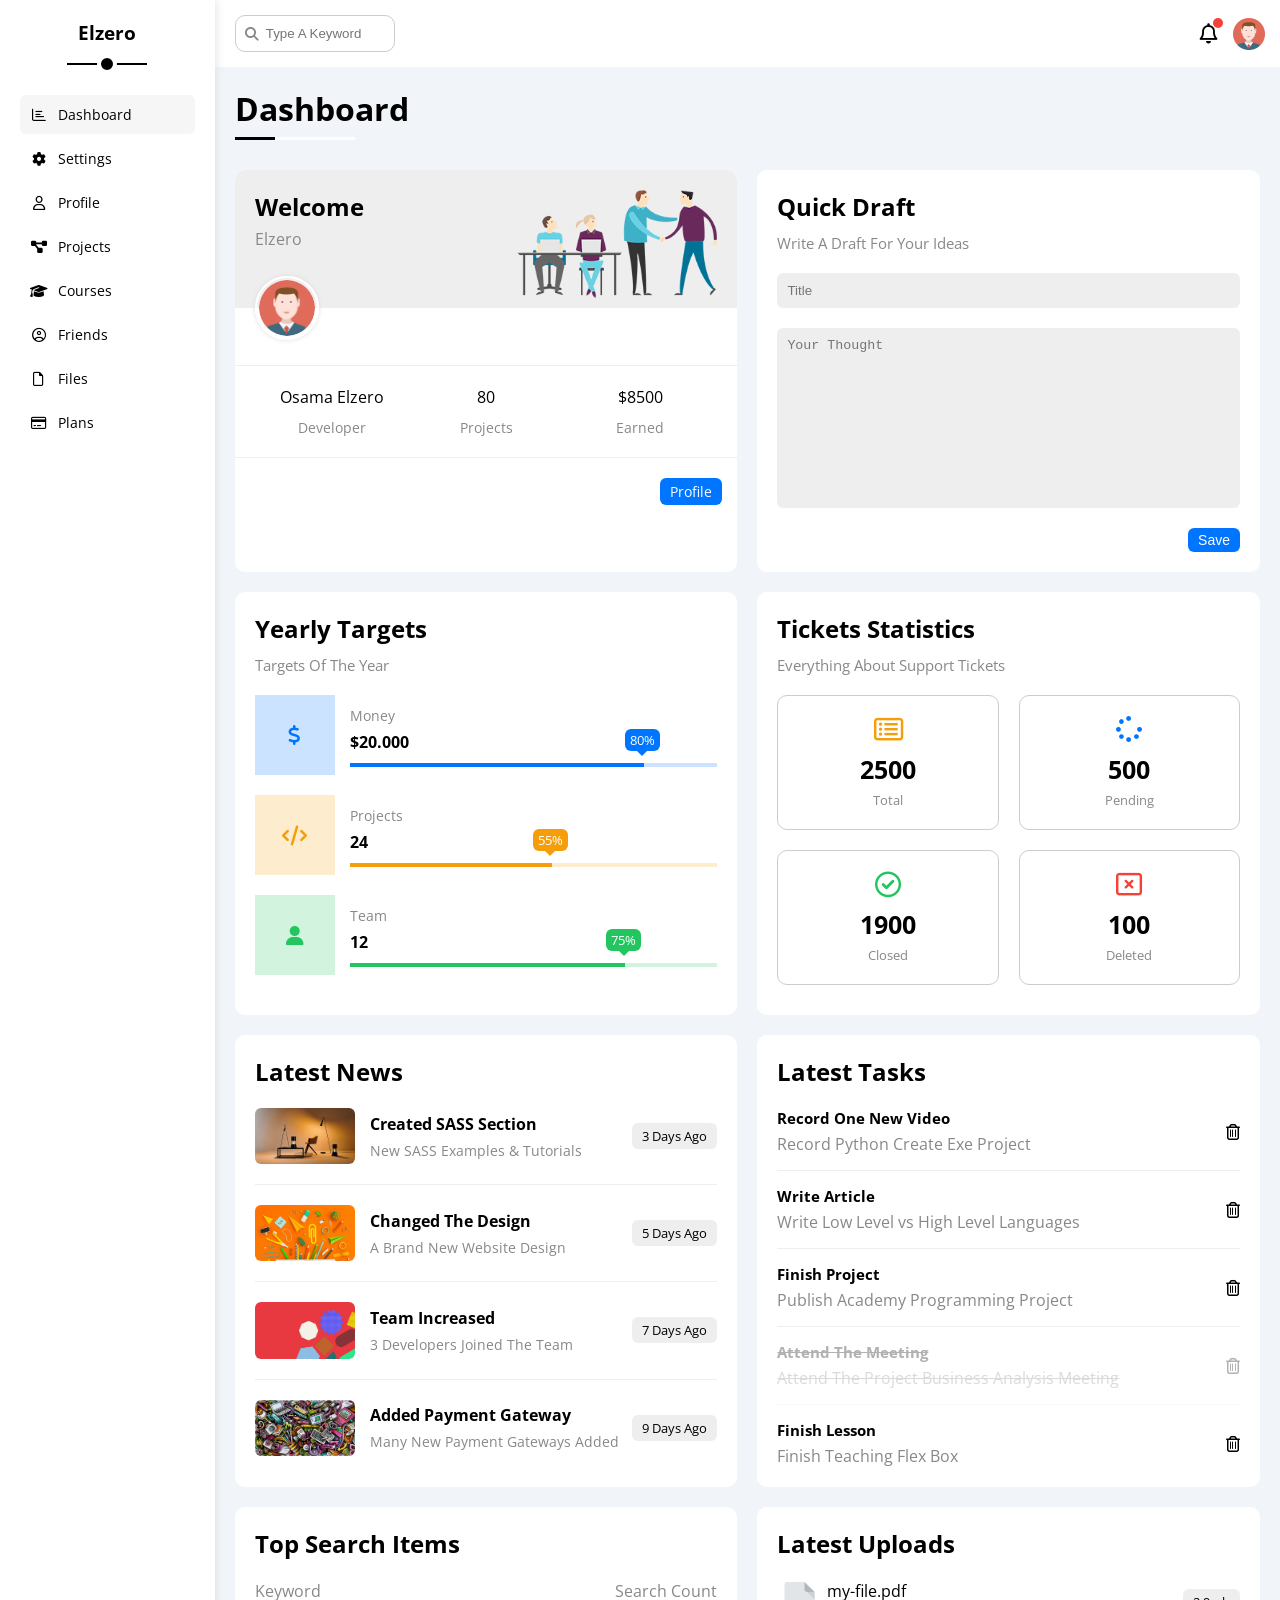
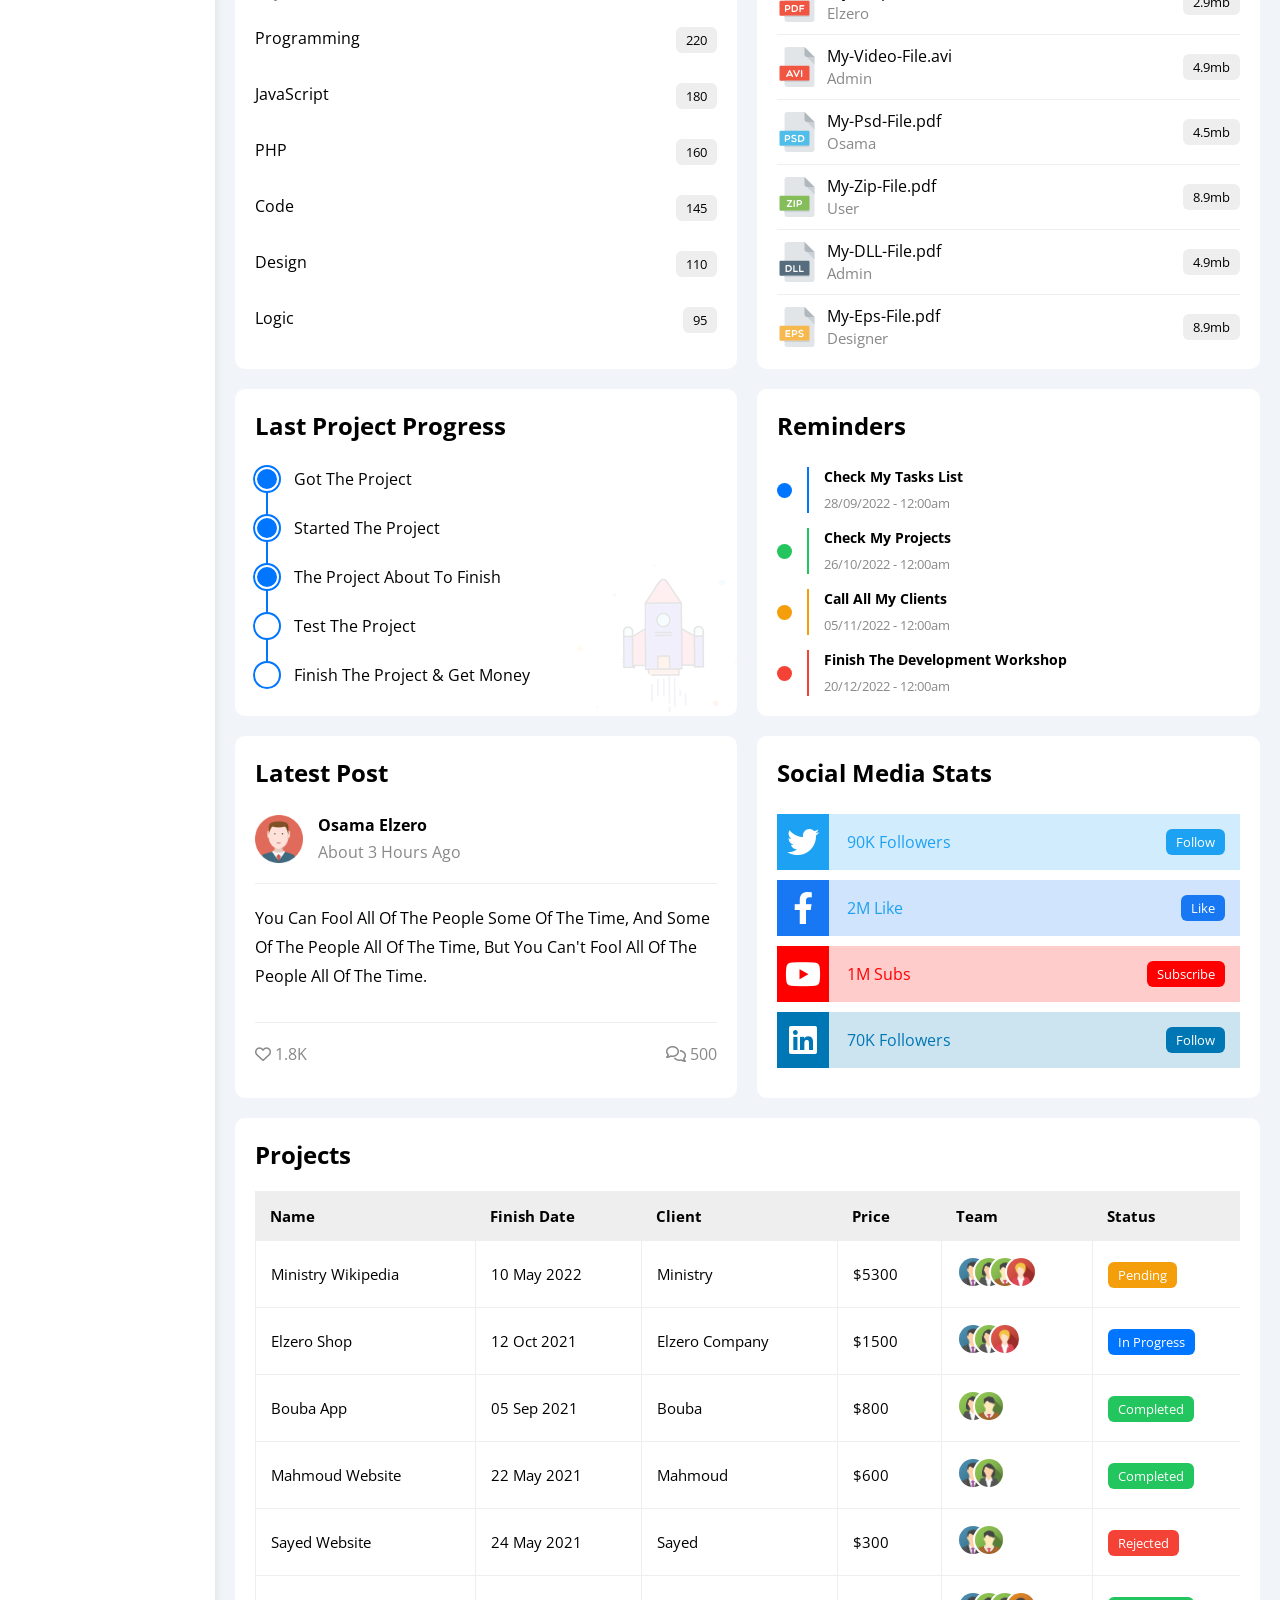
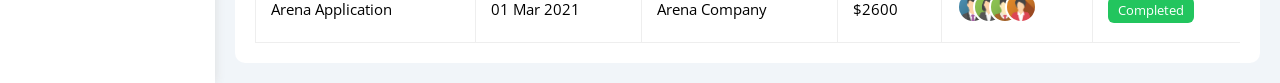
<file: assets/websites/template_3/index.html>
<!DOCTYPE html>
<html lang="en">
  <head>
    <meta charset="UTF-8" />
    <meta http-equiv="X-UA-Compatible" content="IE=edge" />
    <meta name="viewport" content="width=device-width, initial-scale=1.0" />
    <title>Dashboard</title>
    <link rel="stylesheet" href="css/all.min.css" />
    <link rel="stylesheet" href="css/framework.css" />
    <link rel="stylesheet" href="css/master.css" />
    <link rel="preconnect" href="https://fonts.googleapis.com" />
    <link rel="preconnect" href="https://fonts.gstatic.com" crossorigin />
    <link href="https://fonts.googleapis.com/css2?family=Open+Sans:wght@300;500&display=swap" rel="stylesheet" />
  </head>
  <body>
    <div class="page d-flex">
      <div class="sidebar bg-white p-20 p-relative">
        <h3 class="p-relative txt-c mt-0">Elzero</h3>
        <ul>
          <li>
            <a class="active d-flex align-center fs-14 c-black rad-6 p-10" href="index.html">
              <i class="fa-regular fa-chart-bar fa-fw"></i>
              <span>Dashboard</span>
            </a>
          </li>
          <li>
            <a class="d-flex align-center fs-14 c-black rad-6 p-10" href="settings.html">
              <i class="fa-solid fa-gear fa-fw"></i>
              <span>Settings</span>
            </a>
          </li>
          <li>
            <a class="d-flex align-center fs-14 c-black rad-6 p-10" href="profile.html">
              <i class="fa-regular fa-user fa-fw"></i>
              <span>Profile</span>
            </a>
          </li>
          <li>
            <a class="d-flex align-center fs-14 c-black rad-6 p-10" href="projects.html">
              <i class="fa-solid fa-diagram-project fa-fw"></i>
              <span>Projects</span>
            </a>
          </li>
          <li>
            <a class="d-flex align-center fs-14 c-black rad-6 p-10" href="courses.html">
              <i class="fa-solid fa-graduation-cap fa-fw"></i>
              <span>Courses</span>
            </a>
          </li>
          <li>
            <a class="d-flex align-center fs-14 c-black rad-6 p-10" href="friends.html">
              <i class="fa-regular fa-circle-user fa-fw"></i>
              <span>Friends</span>
            </a>
          </li>
          <li>
            <a class="d-flex align-center fs-14 c-black rad-6 p-10" href="files.html">
              <i class="fa-regular fa-file fa-fw"></i>
              <span>Files</span>
            </a>
          </li>
          <li>
            <a class="d-flex align-center fs-14 c-black rad-6 p-10" href="plans.html">
              <i class="fa-regular fa-credit-card fa-fw"></i>
              <span>Plans</span>
            </a>
          </li>
        </ul>
      </div>
      <div class="content w-full">
        <!-- Start Head -->
        <div class="head bg-white p-15 between-flex">
          <div class="search p-relative">
            <input class="p-10" type="search" placeholder="Type A Keyword" />
          </div>
          <div class="icons d-flex align-center">
            <span class="notification p-relative">
              <i class="fa-regular fa-bell fa-lg"></i>
            </span>
            <img src="imgs/avatar.png" alt="" />
          </div>
        </div>
        <!-- End Head -->
        <h1 class="p-relative">Dashboard</h1>
        <div class="wrapper d-grid gap-20">
          <!-- Start Welcome Widget -->
          <div class="welcome bg-white rad-10 txt-c-mobile block-mobile">
            <div class="intro p-20 d-flex space-between bg-eee">
              <div>
                <h2 class="m-0">Welcome</h2>
                <p class="c-grey mt-5">Elzero</p>
              </div>
              <img class="hide-mobile" src="imgs/welcome.png" alt="" />
            </div>
            <img src="imgs/avatar.png" alt="" class="avatar" />
            <div class="body txt-c d-flex p-20 mt-20 mb-20 block-mobile">
              <div>Osama Elzero <span class="d-block c-grey fs-14 mt-10">Developer</span></div>
              <div>80 <span class="d-block c-grey fs-14 mt-10">Projects</span></div>
              <div>$8500 <span class="d-block c-grey fs-14 mt-10">Earned</span></div>
            </div>
            <a href="profile.html" class="visit d-block fs-14 bg-blue c-white w-fit btn-shape">Profile</a>
          </div>
          <!-- End Welcome Widget -->
          <!-- Start Quick Draft Widget -->
          <div class="quick-draft p-20 bg-white rad-10">
            <h2 class="mt-0 mb-10">Quick Draft</h2>
            <p class="mt-0 mb-20 c-grey fs-15">Write A Draft For Your Ideas</p>
            <form>
              <input class="d-block mb-20 w-full p-10 b-none bg-eee rad-6" type="text" placeholder="Title" />
              <textarea class="d-block mb-20 w-full p-10 b-none bg-eee rad-6" placeholder="Your Thought"></textarea>
              <input class="save d-block fs-14 bg-blue c-white b-none w-fit btn-shape" type="submit" value="Save" />
            </form>
          </div>
          <!-- End Quick Draft Widget -->
          <!-- Start Targets Widget -->
          <div class="targets p-20 bg-white rad-10">
            <h2 class="mt-0 mb-10">Yearly Targets</h2>
            <p class="mt-0 mb-20 c-grey fs-15">Targets Of The Year</p>
            <div class="target-row mb-20 blue center-flex">
              <div class="icon center-flex">
                <i class="fa-solid fa-dollar-sign fa-lg c-blue"></i>
              </div>
              <div class="details">
                <span class="fs-14 c-grey">Money</span>
                <span class="d-block mt-5 mb-10 fw-bold">$20.000</span>
                <div class="progress p-relative">
                  <span class="bg-blue blue" style="width: 80%">
                    <span class="bg-blue">80%</span>
                  </span>
                </div>
              </div>
            </div>
            <div class="target-row mb-20 center-flex orange">
              <div class="icon center-flex">
                <i class="fa-solid fa-code fa-lg c-orange"></i>
              </div>
              <div class="details">
                <span class="fs-14 c-grey">Projects</span>
                <span class="d-block mt-5 mb-10 fw-bold">24</span>
                <div class="progress p-relative">
                  <span class="bg-orange orange" style="width: 55%">
                    <span class="bg-orange">55%</span>
                  </span>
                </div>
              </div>
            </div>
            <div class="target-row mb-20 center-flex green">
              <div class="icon center-flex">
                <i class="fa-solid fa-user fa-lg c-green"></i>
              </div>
              <div class="details">
                <span class="fs-14 c-grey">Team</span>
                <span class="d-block mt-5 mb-10 fw-bold">12</span>
                <div class="progress p-relative">
                  <span class="bg-green green" style="width: 75%">
                    <span class="bg-green">75%</span>
                  </span>
                </div>
              </div>
            </div>
          </div>
          <!-- End Targets Widget -->
          <!-- Start Ticket Widget -->
          <div class="tickets p-20 bg-white rad-10">
            <h2 class="mt-0 mb-10">Tickets Statistics</h2>
            <p class="mt-0 mb-20 c-grey fs-15">Everything About Support Tickets</p>
            <div class="d-flex txt-c gap-20 f-wrap">
              <div class="box p-20 rad-10 fs-13 c-grey">
                <i class="fa-regular fa-rectangle-list fa-2x mb-10 c-orange"></i>
                <span class="d-block c-black fw-bold fs-25 mb-5">2500</span>
                Total
              </div>
              <div class="box p-20 rad-10 fs-13 c-grey">
                <i class="fa-solid fa-spinner fa-2x mb-10 c-blue"></i>
                <span class="d-block c-black fw-bold fs-25 mb-5">500</span>
                Pending
              </div>
              <div class="box p-20 rad-10 fs-13 c-grey">
                <i class="fa-regular fa-circle-check fa-2x mb-10 c-green"></i>
                <span class="d-block c-black fw-bold fs-25 mb-5">1900</span>
                Closed
              </div>
              <div class="box p-20 rad-10 fs-13 c-grey">
                <i class="fa-regular fa-rectangle-xmark fa-2x mb-10 c-red"></i>
                <span class="d-block c-black fw-bold fs-25 mb-5">100</span>
                Deleted
              </div>
            </div>
          </div>
          <!-- End Ticket Widget -->
          <!-- Start Latest News Widget -->
          <div class="latest-news p-20 bg-white rad-10 txt-c-mobile">
            <h2 class="mt-0 mb-20">Latest News</h2>
            <div class="news-row d-flex align-center">
              <img src="imgs/news-01.png" alt="" />
              <div class="info">
                <h3>Created SASS Section</h3>
                <p class="m-0 fs-14 c-grey">New SASS Examples & Tutorials</p>
              </div>
              <div class="btn-shape bg-eee fs-13 label">3 Days Ago</div>
            </div>
            <div class="news-row d-flex align-center">
              <img src="imgs/news-02.png" alt="" />
              <div class="info">
                <h3>Changed The Design</h3>
                <p class="m-0 fs-14 c-grey">A Brand New Website Design</p>
              </div>
              <div class="btn-shape bg-eee fs-13 label">5 Days Ago</div>
            </div>
            <div class="news-row d-flex align-center">
              <img src="imgs/news-03.png" alt="" />
              <div class="info">
                <h3>Team Increased</h3>
                <p class="m-0 fs-14 c-grey">3 Developers Joined The Team</p>
              </div>
              <div class="btn-shape bg-eee fs-13 label">7 Days Ago</div>
            </div>
            <div class="news-row d-flex align-center">
              <img src="imgs/news-04.png" alt="" />
              <div class="info">
                <h3>Added Payment Gateway</h3>
                <p class="m-0 fs-14 c-grey">Many New Payment Gateways Added</p>
              </div>
              <div class="btn-shape bg-eee fs-13 label">9 Days Ago</div>
            </div>
          </div>
          <!-- End Latest News Widget -->
          <!-- Start Tasks Widget -->
          <div class="tasks p-20 bg-white rad-10">
            <h2 class="mt-0 mb-20">Latest Tasks</h2>
            <div class="task-row between-flex">
              <div class="info">
                <h3 class="mt-0 mb-5 fs-15">Record One New Video</h3>
                <p class="m-0 c-grey">Record Python Create Exe Project</p>
              </div>
              <i class="fa-regular fa-trash-can delete"></i>
            </div>
            <div class="task-row between-flex">
              <div class="info">
                <h3 class="mt-0 mb-5 fs-15">Write Article</h3>
                <p class="m-0 c-grey">Write Low Level vs High Level Languages</p>
              </div>
              <i class="fa-regular fa-trash-can delete"></i>
            </div>
            <div class="task-row between-flex">
              <div class="info">
                <h3 class="mt-0 mb-5 fs-15">Finish Project</h3>
                <p class="m-0 c-grey">Publish Academy Programming Project</p>
              </div>
              <i class="fa-regular fa-trash-can delete"></i>
            </div>
            <div class="task-row between-flex done">
              <div class="info">
                <h3 class="mt-0 mb-5 fs-15">Attend The Meeting</h3>
                <p class="m-0 c-grey">Attend The Project Business Analysis Meeting</p>
              </div>
              <i class="fa-regular fa-trash-can delete"></i>
            </div>
            <div class="task-row between-flex">
              <div class="info">
                <h3 class="mt-0 mb-5 fs-15">Finish Lesson</h3>
                <p class="m-0 c-grey">Finish Teaching Flex Box</p>
              </div>
              <i class="fa-regular fa-trash-can delete"></i>
            </div>
          </div>
          <!-- End Tasks -->
          <!-- Start Top Search Word Widget -->
          <div class="search-items p-20 bg-white rad-10">
            <h2 class="mt-0 mb-20">Top Search Items</h2>
            <div class="items-head d-flex space-between c-grey mb-10">
              <div>Keyword</div>
              <div>Search Count</div>
            </div>
            <div class="items d-flex space-between pt-15 pb-15">
              <span>Programming</span>
              <span class="bg-eee fs-13 btn-shape">220</span>
            </div>
            <div class="items d-flex space-between pt-15 pb-15">
              <span>JavaScript</span>
              <span class="bg-eee btn-shape fs-13">180</span>
            </div>
            <div class="items d-flex space-between pt-15 pb-15">
              <span>PHP</span>
              <span class="bg-eee btn-shape fs-13">160</span>
            </div>
            <div class="items d-flex space-between pt-15 pb-15">
              <span>Code</span>
              <span class="bg-eee btn-shape fs-13">145</span>
            </div>
            <div class="items d-flex space-between pt-15 pb-15">
              <span>Design</span>
              <span class="bg-eee btn-shape fs-13">110</span>
            </div>
            <div class="items d-flex space-between pt-15 pb-15">
              <span>Logic</span>
              <span class="bg-eee btn-shape fs-13">95</span>
            </div>
          </div>
          <!-- End Top Search Word Widget -->
          <!-- Start Latest Uploads Widget -->
          <div class="latest-uploads p-20 bg-white rad-10">
            <h2 class="mt-0 mb-20">Latest Uploads</h2>
            <ul class="m-0">
              <li class="between-flex pb-10 mb-10">
                <div class="d-flex align-center">
                  <img class="mr-10" src="imgs/pdf.svg" alt="" />
                  <div>
                    <span class="d-block">my-file.pdf</span>
                    <span class="fs-15 c-grey">Elzero</span>
                  </div>
                </div>
                <div class="bg-eee btn-shape fs-13">2.9mb</div>
              </li>
              <li class="between-flex pb-10 mb-10">
                <div class="d-flex align-center">
                  <img class="mr-10" src="imgs/avi.svg" alt="" />
                  <div>
                    <span class="d-block">My-Video-File.avi</span>
                    <span class="fs-15 c-grey">Admin</span>
                  </div>
                </div>
                <div class="bg-eee btn-shape fs-13">4.9mb</div>
              </li>
              <li class="between-flex pb-10 mb-10">
                <div class="d-flex align-center">
                  <img class="mr-10" src="imgs/psd.svg" alt="" />
                  <div>
                    <span class="d-block">My-Psd-File.pdf</span>
                    <span class="fs-15 c-grey">Osama</span>
                  </div>
                </div>
                <div class="bg-eee btn-shape fs-13">4.5mb</div>
              </li>
              <li class="between-flex pb-10 mb-10">
                <div class="d-flex align-center">
                  <img class="mr-10" src="imgs/zip.svg" alt="" />
                  <div>
                    <span class="d-block">My-Zip-File.pdf</span>
                    <span class="fs-15 c-grey">User</span>
                  </div>
                </div>
                <div class="bg-eee btn-shape fs-13">8.9mb</div>
              </li>
              <li class="between-flex pb-10 mb-10">
                <div class="d-flex align-center">
                  <img class="mr-10" src="imgs/dll.svg" alt="" />
                  <div>
                    <span class="d-block">My-DLL-File.pdf</span>
                    <span class="fs-15 c-grey">Admin</span>
                  </div>
                </div>
                <div class="bg-eee btn-shape fs-13">4.9mb</div>
              </li>
              <li class="between-flex">
                <div class="d-flex align-center">
                  <img class="mr-10" src="imgs/eps.svg" alt="" />
                  <div>
                    <span class="d-block">My-Eps-File.pdf</span>
                    <span class="fs-15 c-grey">Designer</span>
                  </div>
                </div>
                <div class="bg-eee btn-shape fs-13">8.9mb</div>
              </li>
            </ul>
          </div>
          <!-- End Latest Uploads Widget -->
          <!-- Start Last Project Progress Widget -->
          <div class="last-project p-20 bg-white rad-10 p-relative">
            <h2 class="mt-0 mb-20">Last Project Progress</h2>
            <ul class="m-0 p-relative">
              <li class="mt-25 d-flex align-center done">Got The Project</li>
              <li class="mt-25 d-flex align-center done">Started The Project</li>
              <li class="mt-25 d-flex align-center done">The Project About To Finish</li>
              <li class="mt-25 d-flex align-center current">Test The Project</li>
              <li class="mt-25 d-flex align-center">Finish The Project & Get Money</li>
            </ul>
            <img class="launch-icon hide-mobile" src="imgs/project.png" alt="" />
          </div>
          <!-- End Last Project Progress Widget -->
          <!-- Start Reminders Widget -->
          <div class="reminders p-20 bg-white rad-10 p-relative">
            <h2 class="mt-0 mb-25">Reminders</h2>
            <ul class="m-0">
              <li class="d-flex align-center mt-15">
                <span class="key bg-blue mr-15 d-block rad-half"></span>
                <div class="pl-15 blue">
                  <p class="fs-14 fw-bold mt-0 mb-5">Check My Tasks List</p>
                  <span class="fs-13 c-grey">28/09/2022 - 12:00am</span>
                </div>
              </li>
              <li class="d-flex align-center mt-15">
                <span class="key bg-green mr-15 d-block rad-half"></span>
                <div class="pl-15 green">
                  <p class="fs-14 fw-bold mt-0 mb-5">Check My Projects</p>
                  <span class="fs-13 c-grey">26/10/2022 - 12:00am</span>
                </div>
              </li>
              <li class="d-flex align-center mt-15">
                <span class="key bg-orange mr-15 d-block rad-half"></span>
                <div class="pl-15 orange">
                  <p class="fs-14 fw-bold mt-0 mb-5">Call All My Clients</p>
                  <span class="fs-13 c-grey">05/11/2022 - 12:00am</span>
                </div>
              </li>
              <li class="d-flex align-center mt-15">
                <span class="key bg-red mr-15 d-block rad-half"></span>
                <div class="pl-15 red">
                  <p class="fs-14 fw-bold mt-0 mb-5">Finish The Development Workshop</p>
                  <span class="fs-13 c-grey">20/12/2022 - 12:00am</span>
                </div>
              </li>
            </ul>
          </div>
          <!-- End Reminders Widget -->
          <!-- Start Latest Post Widget -->
          <div class="latest-post p-20 bg-white rad-10 p-relative">
            <h2 class="mt-0 mb-25">Latest Post</h2>
            <div class="top d-flex align-center">
              <img class="avatar mr-15" src="imgs/avatar.png" alt="" />
              <div class="info">
                <span class="d-block mb-5 fw-bold">Osama Elzero</span>
                <span class="c-grey">About 3 Hours Ago</span>
              </div>
            </div>
            <div class="post-content txt-c-mobile pt-20 pb-20 mt-20 mb-20">
              You can fool all of the people some of the time, and some of the people all of the time, but you can't
              fool all of the people all of the time.
            </div>
            <div class="post-stats between-flex c-grey">
              <div>
                <i class="fa-regular fa-heart"></i>
                <span>1.8K</span>
              </div>
              <div>
                <i class="fa-regular fa-comments"></i>
                <span>500</span>
              </div>
            </div>
          </div>
          <!-- End Latest Post Widget -->
          <!-- Start Social Media Stats Widget -->
          <div class="social-media p-20 bg-white rad-10 p-relative">
            <h2 class="mt-0 mb-25">Social Media Stats</h2>
            <div class="box twitter p-15 p-relative mb-10 between-flex">
              <i class="fa-brands fa-twitter fa-2x c-white h-full center-flex"></i>
              <span>90K Followers</span>
              <a class="fs-13 c-white btn-shape" href="#">Follow</a>
            </div>
            <div class="box facebook p-15 p-relative mb-10 between-flex">
              <i class="fa-brands fa-facebook-f fa-2x c-white h-full center-flex"></i>
              <span>2M Like</span>
              <a class="fs-13 c-white btn-shape" href="#">Like</a>
            </div>
            <div class="box youtube p-15 p-relative mb-10 between-flex">
              <i class="fa-brands fa-youtube fa-2x c-white h-full center-flex"></i>
              <span>1M Subs</span>
              <a class="fs-13 c-white btn-shape" href="#">Subscribe</a>
            </div>
            <div class="box linkedin p-15 p-relative mb-10 between-flex">
              <i class="fa-brands fa-linkedin fa-2x c-white h-full center-flex"></i>
              <span>70K Followers</span>
              <a class="fs-13 c-white btn-shape" href="#">Follow</a>
            </div>
          </div>
          <!-- Start End Media Stats Widget -->
        </div>
        <!-- Start Projects Table -->
        <div class="projects p-20 bg-white rad-10 m-20">
          <h2 class="mt-0 mb-20">Projects</h2>
          <div class="responsive-table">
            <table class="fs-15 w-full">
              <thead>
                <tr>
                  <td>Name</td>
                  <td>Finish Date</td>
                  <td>Client</td>
                  <td>Price</td>
                  <td>Team</td>
                  <td>Status</td>
                </tr>
              </thead>
              <tbody>
                <tr>
                  <td>Ministry Wikipedia</td>
                  <td>10 May 2022</td>
                  <td>Ministry</td>
                  <td>$5300</td>
                  <td>
                    <img src="imgs/team-01.png" alt="" />
                    <img src="imgs/team-02.png" alt="" />
                    <img src="imgs/team-03.png" alt="" />
                    <img src="imgs/team-05.png" alt="" />
                  </td>
                  <td>
                    <span class="label btn-shape bg-orange c-white">Pending</span>
                  </td>
                </tr>
                <tr>
                  <td>Elzero Shop</td>
                  <td>12 Oct 2021</td>
                  <td>Elzero Company</td>
                  <td>$1500</td>
                  <td>
                    <img src="imgs/team-01.png" alt="" />
                    <img src="imgs/team-02.png" alt="" />
                    <img src="imgs/team-05.png" alt="" />
                  </td>
                  <td><span class="label btn-shape bg-blue c-white">In Progress</span></td>
                </tr>
                <tr>
                  <td>Bouba App</td>
                  <td>05 Sep 2021</td>
                  <td>Bouba</td>
                  <td>$800</td>
                  <td>
                    <img src="imgs/team-02.png" alt="" />
                    <img src="imgs/team-03.png" alt="" />
                  </td>
                  <td><span class="label btn-shape bg-green c-white">Completed</span></td>
                </tr>
                <tr>
                  <td>Mahmoud Website</td>
                  <td>22 May 2021</td>
                  <td>Mahmoud</td>
                  <td>$600</td>
                  <td>
                    <img src="imgs/team-01.png" alt="" />
                    <img src="imgs/team-02.png" alt="" />
                  </td>
                  <td><span class="label btn-shape bg-green c-white">Completed</span></td>
                </tr>
                <tr>
                  <td>Sayed Website</td>
                  <td>24 May 2021</td>
                  <td>Sayed</td>
                  <td>$300</td>
                  <td>
                    <img src="imgs/team-01.png" alt="" />
                    <img src="imgs/team-03.png" alt="" />
                  </td>
                  <td><span class="label btn-shape bg-red c-white">Rejected</span></td>
                </tr>
                <tr>
                  <td>Arena Application</td>
                  <td>01 Mar 2021</td>
                  <td>Arena Company</td>
                  <td>$2600</td>
                  <td>
                    <img src="imgs/team-01.png" alt="" />
                    <img src="imgs/team-02.png" alt="" />
                    <img src="imgs/team-03.png" alt="" />
                    <img src="imgs/team-04.png" alt="" />
                  </td>
                  <td><span class="label btn-shape bg-green c-white">Completed</span></td>
                </tr>
              </tbody>
            </table>
          </div>
        </div>
        <!-- End Projects Table -->
      </div>
    </div>
  </body>
</html>
</file>
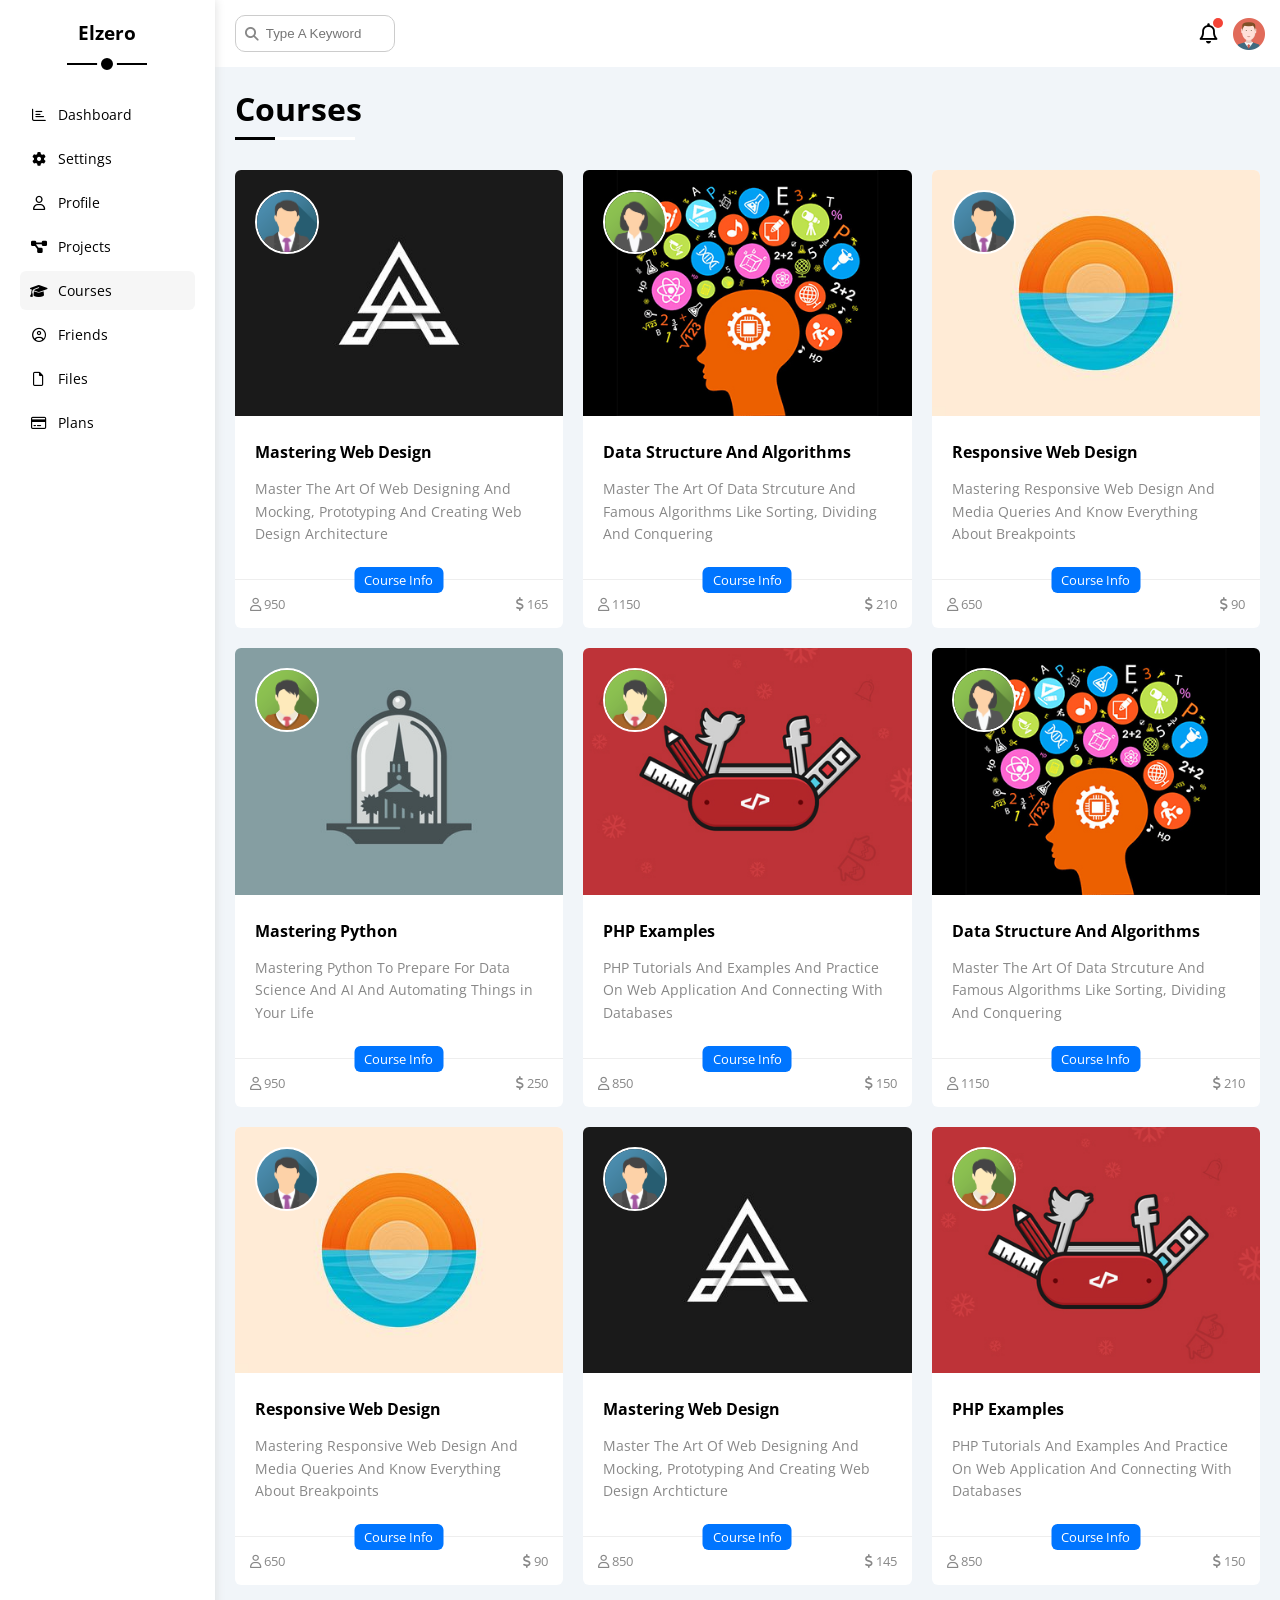
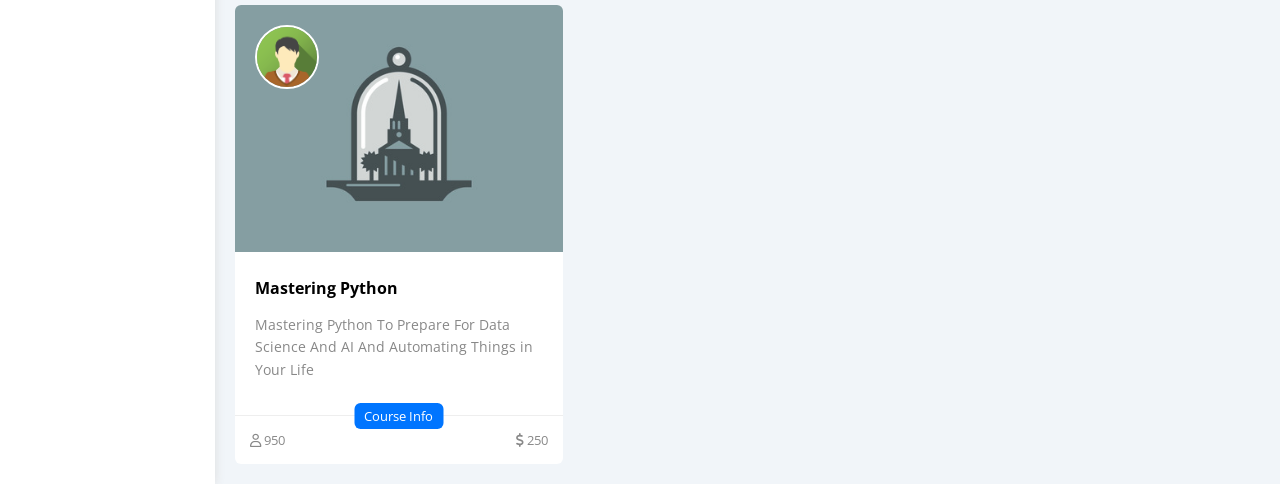
<file: assets/websites/template_3/courses.html>
<!DOCTYPE html>
<html lang="en">
  <head>
    <meta charset="UTF-8" />
    <meta http-equiv="X-UA-Compatible" content="IE=edge" />
    <meta name="viewport" content="width=device-width, initial-scale=1.0" />
    <title>Courses</title>
    <link rel="stylesheet" href="css/all.min.css" />
    <link rel="stylesheet" href="css/framework.css" />
    <link rel="stylesheet" href="css/master.css" />
    <link rel="preconnect" href="https://fonts.googleapis.com" />
    <link rel="preconnect" href="https://fonts.gstatic.com" crossorigin />
    <link href="https://fonts.googleapis.com/css2?family=Open+Sans:wght@300;500&display=swap" rel="stylesheet" />
  </head>
  <body>
    <div class="page d-flex">
      <div class="sidebar bg-white p-20 p-relative">
        <h3 class="p-relative txt-c mt-0">Elzero</h3>
        <ul>
          <li>
            <a class="d-flex align-center fs-14 c-black rad-6 p-10" href="index.html">
              <i class="fa-regular fa-chart-bar fa-fw"></i>
              <span>Dashboard</span>
            </a>
          </li>
          <li>
            <a class="d-flex align-center fs-14 c-black rad-6 p-10" href="settings.html">
              <i class="fa-solid fa-gear fa-fw"></i>
              <span>Settings</span>
            </a>
          </li>
          <li>
            <a class="d-flex align-center fs-14 c-black rad-6 p-10" href="profile.html">
              <i class="fa-regular fa-user fa-fw"></i>
              <span>Profile</span>
            </a>
          </li>
          <li>
            <a class="d-flex align-center fs-14 c-black rad-6 p-10" href="projects.html">
              <i class="fa-solid fa-diagram-project fa-fw"></i>
              <span>Projects</span>
            </a>
          </li>
          <li>
            <a class="active d-flex align-center fs-14 c-black rad-6 p-10" href="courses.html">
              <i class="fa-solid fa-graduation-cap fa-fw"></i>
              <span>Courses</span>
            </a>
          </li>
          <li>
            <a class="d-flex align-center fs-14 c-black rad-6 p-10" href="friends.html">
              <i class="fa-regular fa-circle-user fa-fw"></i>
              <span>Friends</span>
            </a>
          </li>
          <li>
            <a class="d-flex align-center fs-14 c-black rad-6 p-10" href="files.html">
              <i class="fa-regular fa-file fa-fw"></i>
              <span>Files</span>
            </a>
          </li>
          <li>
            <a class="d-flex align-center fs-14 c-black rad-6 p-10" href="plans.html">
              <i class="fa-regular fa-credit-card fa-fw"></i>
              <span>Plans</span>
            </a>
          </li>
        </ul>
      </div>
      <div class="content w-full">
        <!-- Start Head -->
        <div class="head bg-white p-15 between-flex">
          <div class="search p-relative">
            <input class="p-10" type="search" placeholder="Type A Keyword" />
          </div>
          <div class="icons d-flex align-center">
            <span class="notification p-relative">
              <i class="fa-regular fa-bell fa-lg"></i>
            </span>
            <img src="imgs/avatar.png" alt="" />
          </div>
        </div>
        <!-- End Head -->
        <h1 class="p-relative">Courses</h1>
        <div class="courses-page d-grid m-20 gap-20">
          <div class="course bg-white rad-6 p-relative">
            <img class="cover" src="imgs/course-01.jpg" alt="" />
            <img class="instructor" src="imgs/team-01.png" alt="" />
            <div class="p-20">
              <h4 class="m-0">Mastering Web Design</h4>
              <p class="description c-grey mt-15 fs-14">
                Master The Art Of Web Designing And Mocking, Prototyping And Creating Web Design Architecture
              </p>
            </div>
            <div class="info p-15 p-relative between-flex">
              <span class="title bg-blue c-white btn-shape">Course Info</span>
              <span class="c-grey">
                <i class="fa-regular fa-user"></i>
                950
              </span>
              <span class="c-grey">
                <i class="fa-solid fa-dollar-sign"></i>
                165
              </span>
            </div>
          </div>
          <div class="course bg-white rad-6 p-relative">
            <img class="cover" src="imgs/course-02.jpg" alt="" />
            <img class="instructor" src="imgs/team-02.png" alt="" />
            <div class="p-20">
              <h4 class="m-0">Data Structure And Algorithms</h4>
              <p class="description c-grey mt-15 fs-14">
                Master The Art Of Data Strcuture And Famous Algorithms Like Sorting, Dividing And Conquering
              </p>
            </div>
            <div class="info p-15 p-relative between-flex">
              <span class="title bg-blue c-white btn-shape">Course Info</span>
              <span class="c-grey"> <i class="fa-regular fa-user"></i> 1150</span>
              <span class="c-grey"><i class="fa-solid fa-dollar-sign"></i> 210</span>
            </div>
          </div>
          <div class="course bg-white rad-6 p-relative">
            <img class="cover" src="imgs/course-03.jpg" alt="" />
            <img class="instructor" src="imgs/team-01.png" alt="" />
            <div class="p-20">
              <h4 class="m-0">Responsive Web Design</h4>
              <p class="description c-grey mt-15 fs-14">
                Mastering Responsive Web Design And Media Queries And Know Everything About Breakpoints
              </p>
            </div>
            <div class="info p-15 p-relative between-flex">
              <span class="title bg-blue c-white btn-shape">Course Info</span>
              <span class="c-grey"> <i class="fa-regular fa-user"></i> 650</span>
              <span class="c-grey"><i class="fa-solid fa-dollar-sign"></i> 90</span>
            </div>
          </div>
          <div class="course bg-white rad-6 p-relative">
            <img class="cover" src="imgs/course-04.jpg" alt="" />
            <img class="instructor" src="imgs/team-03.png" alt="" />
            <div class="p-20">
              <h4 class="m-0">Mastering Python</h4>
              <p class="description c-grey mt-15 fs-14">
                Mastering Python To Prepare For Data Science And AI And Automating Things in Your Life
              </p>
            </div>
            <div class="info p-15 p-relative between-flex">
              <span class="title bg-blue c-white btn-shape">Course Info</span>
              <span class="c-grey"> <i class="fa-regular fa-user"></i> 950</span>
              <span class="c-grey"><i class="fa-solid fa-dollar-sign"></i> 250</span>
            </div>
          </div>
          <div class="course bg-white rad-6 p-relative">
            <img class="cover" src="imgs/course-05.jpg" alt="" />
            <img class="instructor" src="imgs/team-03.png" alt="" />
            <div class="p-20">
              <h4 class="m-0">PHP Examples</h4>
              <p class="description c-grey mt-15 fs-14">
                PHP Tutorials And Examples And Practice On Web Application And Connecting With Databases
              </p>
            </div>
            <div class="info p-15 p-relative between-flex">
              <span class="title bg-blue c-white btn-shape">Course Info</span>
              <span class="c-grey"> <i class="fa-regular fa-user"></i> 850</span>
              <span class="c-grey"><i class="fa-solid fa-dollar-sign"></i> 150</span>
            </div>
          </div>
          <div class="course bg-white rad-6 p-relative">
            <img class="cover" src="imgs/course-02.jpg" alt="" />
            <img class="instructor" src="imgs/team-02.png" alt="" />
            <div class="p-20">
              <h4 class="m-0">Data Structure And Algorithms</h4>
              <p class="description c-grey mt-15 fs-14">
                Master The Art Of Data Strcuture And Famous Algorithms Like Sorting, Dividing And Conquering
              </p>
            </div>
            <div class="info p-15 p-relative between-flex">
              <span class="title bg-blue c-white btn-shape">Course Info</span>
              <span class="c-grey"> <i class="fa-regular fa-user"></i> 1150</span>
              <span class="c-grey"><i class="fa-solid fa-dollar-sign"></i> 210</span>
            </div>
          </div>
          <div class="course bg-white rad-6 p-relative">
            <img class="cover" src="imgs/course-03.jpg" alt="" />
            <img class="instructor" src="imgs/team-01.png" alt="" />
            <div class="p-20">
              <h4 class="m-0">Responsive Web Design</h4>
              <p class="description c-grey mt-15 fs-14">
                Mastering Responsive Web Design And Media Queries And Know Everything About Breakpoints
              </p>
            </div>
            <div class="info p-15 p-relative between-flex">
              <span class="title bg-blue c-white btn-shape">Course Info</span>
              <span class="c-grey"> <i class="fa-regular fa-user"></i> 650</span>
              <span class="c-grey"><i class="fa-solid fa-dollar-sign"></i> 90</span>
            </div>
          </div>
          <div class="course bg-white rad-6 p-relative">
            <img class="cover" src="imgs/course-01.jpg" alt="" />
            <img class="instructor" src="imgs/team-01.png" alt="" />
            <div class="p-20">
              <h4 class="m-0">Mastering Web Design</h4>
              <p class="description c-grey mt-15 fs-14">
                Master The Art Of Web Designing And Mocking, Prototyping And Creating Web Design Archticture
              </p>
            </div>
            <div class="info p-15 p-relative between-flex">
              <span class="title bg-blue c-white btn-shape">Course Info</span>
              <span class="c-grey"> <i class="fa-regular fa-user"></i> 850</span>
              <span class="c-grey"><i class="fa-solid fa-dollar-sign"></i> 145</span>
            </div>
          </div>
          <div class="course bg-white rad-6 p-relative">
            <img class="cover" src="imgs/course-05.jpg" alt="" />
            <img class="instructor" src="imgs/team-03.png" alt="" />
            <div class="p-20">
              <h4 class="m-0">PHP Examples</h4>
              <p class="description c-grey mt-15 fs-14">
                PHP Tutorials And Examples And Practice On Web Application And Connecting With Databases
              </p>
            </div>
            <div class="info p-15 p-relative between-flex">
              <span class="title bg-blue c-white btn-shape">Course Info</span>
              <span class="c-grey"> <i class="fa-regular fa-user"></i> 850</span>
              <span class="c-grey"><i class="fa-solid fa-dollar-sign"></i> 150</span>
            </div>
          </div>
          <div class="course bg-white rad-6 p-relative">
            <img class="cover" src="imgs/course-04.jpg" alt="" />
            <img class="instructor" src="imgs/team-03.png" alt="" />
            <div class="p-20">
              <h4 class="m-0">Mastering Python</h4>
              <p class="description c-grey mt-15 fs-14">
                Mastering Python To Prepare For Data Science And AI And Automating Things in Your Life
              </p>
            </div>
            <div class="info p-15 p-relative between-flex">
              <span class="title bg-blue c-white btn-shape">Course Info</span>
              <span class="c-grey"> <i class="fa-regular fa-user"></i> 950</span>
              <span class="c-grey"><i class="fa-solid fa-dollar-sign"></i> 250</span>
            </div>
          </div>
        </div>
      </div>
    </div>
  </body>
</html>
</file>
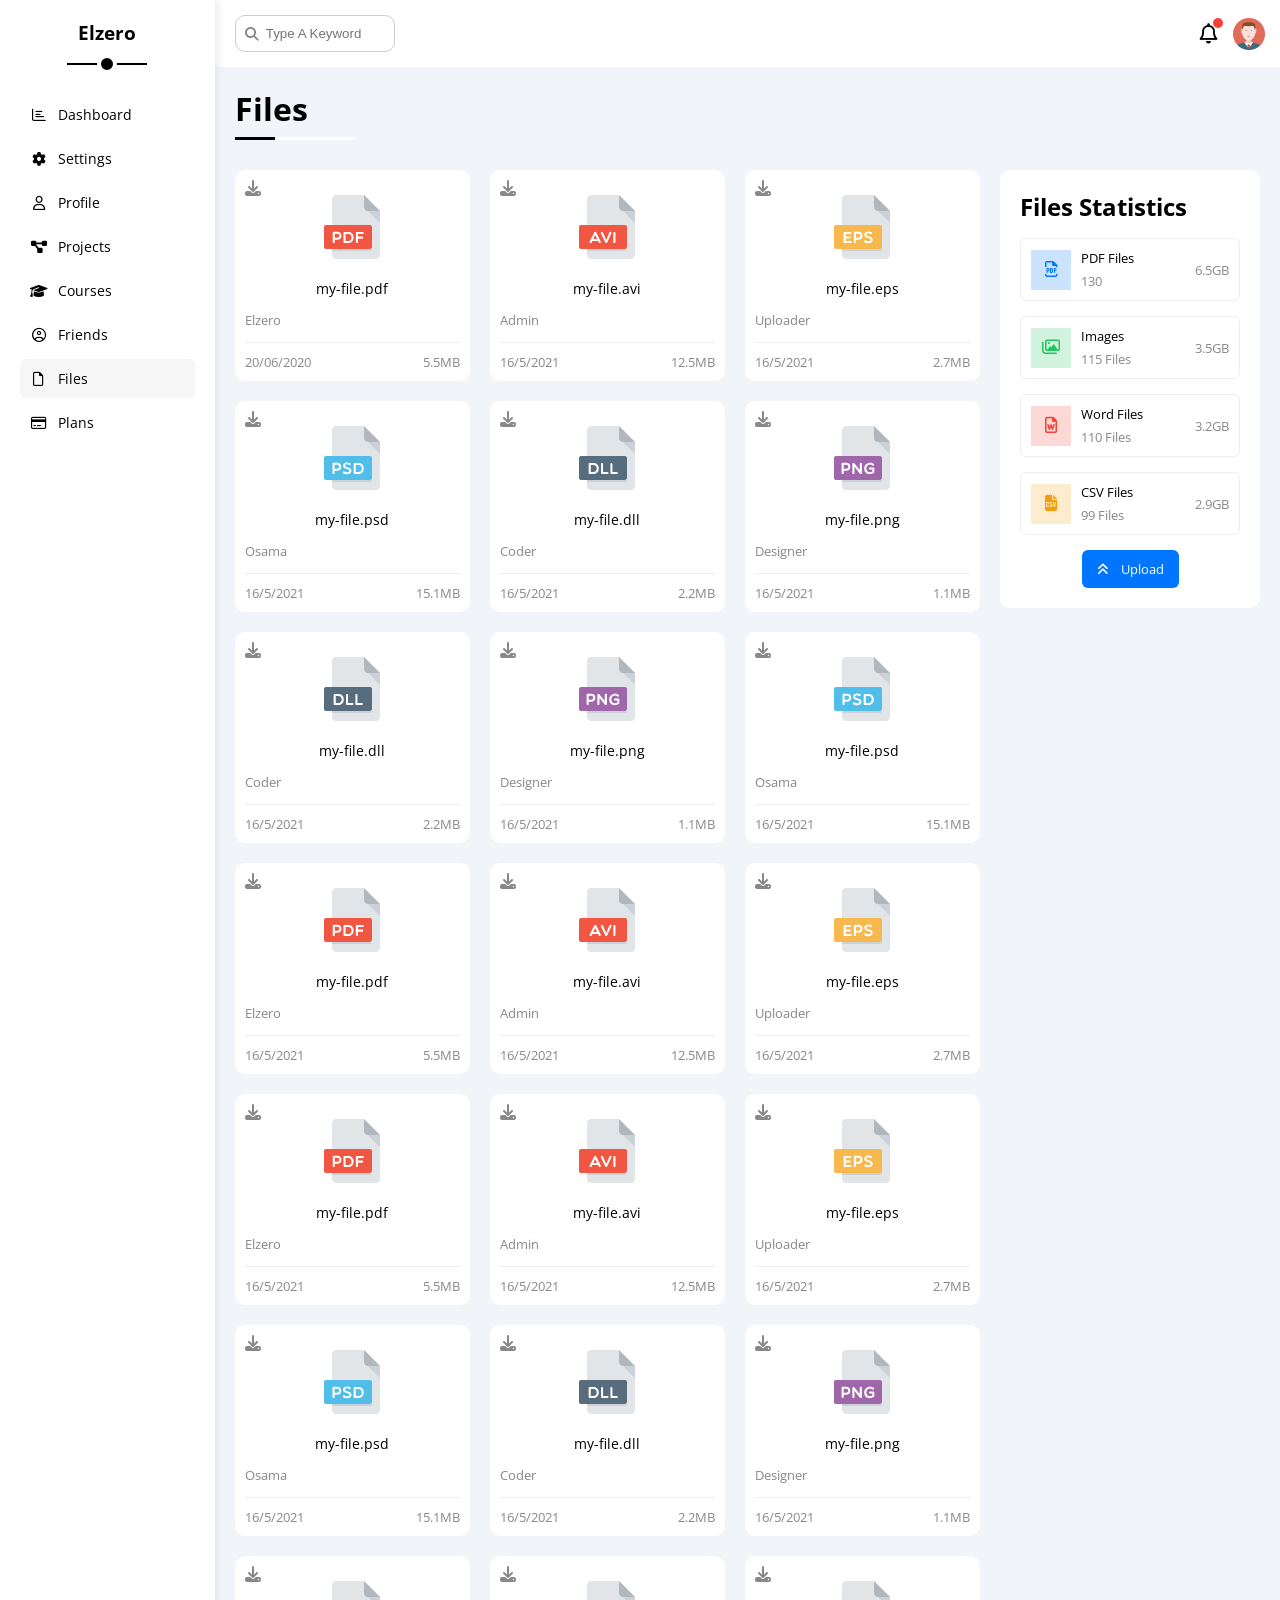
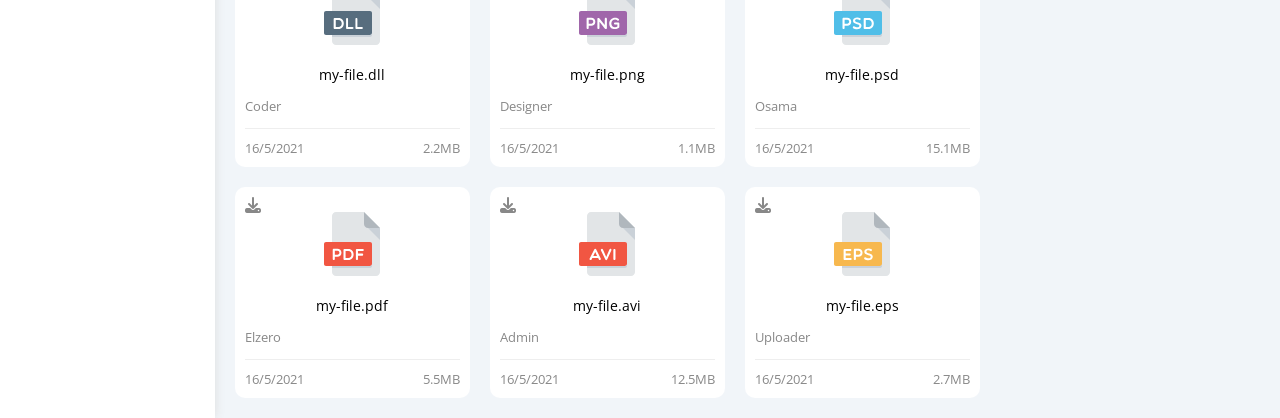
<file: assets/websites/template_3/files.html>
<!DOCTYPE html>
<html lang="en">
  <head>
    <meta charset="UTF-8" />
    <meta http-equiv="X-UA-Compatible" content="IE=edge" />
    <meta name="viewport" content="width=device-width, initial-scale=1.0" />
    <title>Files</title>
    <link rel="stylesheet" href="css/all.min.css" />
    <link rel="stylesheet" href="css/framework.css" />
    <link rel="stylesheet" href="css/master.css" />
    <link rel="preconnect" href="https://fonts.googleapis.com" />
    <link rel="preconnect" href="https://fonts.gstatic.com" crossorigin />
    <link href="https://fonts.googleapis.com/css2?family=Open+Sans:wght@300;500&display=swap" rel="stylesheet" />
  </head>
  <body>
    <div class="page d-flex">
      <div class="sidebar bg-white p-20 p-relative">
        <h3 class="p-relative txt-c mt-0">Elzero</h3>
        <ul>
          <li>
            <a class="d-flex align-center fs-14 c-black rad-6 p-10" href="index.html">
              <i class="fa-regular fa-chart-bar fa-fw"></i>
              <span>Dashboard</span>
            </a>
          </li>
          <li>
            <a class="d-flex align-center fs-14 c-black rad-6 p-10" href="settings.html">
              <i class="fa-solid fa-gear fa-fw"></i>
              <span>Settings</span>
            </a>
          </li>
          <li>
            <a class="d-flex align-center fs-14 c-black rad-6 p-10" href="profile.html">
              <i class="fa-regular fa-user fa-fw"></i>
              <span>Profile</span>
            </a>
          </li>
          <li>
            <a class="d-flex align-center fs-14 c-black rad-6 p-10" href="projects.html">
              <i class="fa-solid fa-diagram-project fa-fw"></i>
              <span>Projects</span>
            </a>
          </li>
          <li>
            <a class="d-flex align-center fs-14 c-black rad-6 p-10" href="courses.html">
              <i class="fa-solid fa-graduation-cap fa-fw"></i>
              <span>Courses</span>
            </a>
          </li>
          <li>
            <a class="d-flex align-center fs-14 c-black rad-6 p-10" href="friends.html">
              <i class="fa-regular fa-circle-user fa-fw"></i>
              <span>Friends</span>
            </a>
          </li>
          <li>
            <a class="active d-flex align-center fs-14 c-black rad-6 p-10" href="files.html">
              <i class="fa-regular fa-file fa-fw"></i>
              <span>Files</span>
            </a>
          </li>
          <li>
            <a class="d-flex align-center fs-14 c-black rad-6 p-10" href="plans.html">
              <i class="fa-regular fa-credit-card fa-fw"></i>
              <span>Plans</span>
            </a>
          </li>
        </ul>
      </div>
      <div class="content w-full">
        <!-- Start Head -->
        <div class="head bg-white p-15 between-flex">
          <div class="search p-relative">
            <input class="p-10" type="search" placeholder="Type A Keyword" />
          </div>
          <div class="icons d-flex align-center">
            <span class="notification p-relative">
              <i class="fa-regular fa-bell fa-lg"></i>
            </span>
            <img src="imgs/avatar.png" alt="" />
          </div>
        </div>
        <!-- End Head -->
        <h1 class="p-relative">Files</h1>
        <div class="files-page d-flex m-20 gap-20">
          <div class="files-stats p-20 bg-white rad-10">
            <h2 class="mt-0 mb-15 txt-c-mobile">Files Statistics</h2>
            <div class="d-flex align-center border-eee p-10 rad-6 mb-15 fs-13">
              <i class="fa-regular fa-file-pdf fa-lg blue center-flex c-blue icon"></i>
              <div class="info">
                <span>PDF Files</span>
                <span class="c-grey d-block mt-5">130</span>
              </div>
              <div class="size c-grey">6.5GB</div>
            </div>
            <div class="d-flex align-center border-eee p-10 rad-6 mb-15 fs-13">
              <i class="fa-regular fa-images fa-lg green center-flex c-green icon"></i>
              <div class="info">
                <span>Images</span>
                <span class="c-grey d-block mt-5">115 Files</span>
              </div>
              <div class="size c-grey">3.5GB</div>
            </div>
            <div class="d-flex align-center border-eee p-10 rad-6 mb-15 fs-13">
              <i class="fa-regular fa-file-word fa-lg red center-flex c-red icon"></i>
              <div class="info">
                <span>Word Files</span>
                <span class="c-grey d-block mt-5">110 Files</span>
              </div>
              <div class="size c-grey">3.2GB</div>
            </div>
            <div class="d-flex align-center border-eee p-10 rad-6 fs-13">
              <i class="fa-solid fa-file-csv fa-lg orange center-flex c-orange icon"></i>
              <div class="info">
                <span>CSV Files</span>
                <span class="c-grey d-block mt-5">99 Files</span>
              </div>
              <div class="size c-grey">2.9GB</div>
            </div>
            <a class="upload bg-blue c-white fs-13 rad-6 d-block w-fit" href="#">
              <i class="fa-solid fa-angles-up mr-10"></i>
              Upload
            </a>
          </div>
          <div class="files-content d-grid gap-20">
            <div class="file bg-white p-10 rad-10">
              <i class="fa-solid fa-download c-grey p-absolute"></i>
              <div class="icon txt-c">
                <img class="mt-15 mb-15" src="imgs/pdf.svg" alt="" />
              </div>
              <div class="txt-c mb-10 fs-14">my-file.pdf</div>
              <p class="c-grey fs-13">Elzero</p>
              <div class="info between-flex mt-10 pt-10 fs-13 c-grey">
                <span>20/06/2020</span>
                <span>5.5MB</span>
              </div>
            </div>
            <div class="file bg-white p-10 rad-10">
              <i class="fa-solid fa-download c-grey p-absolute"></i>
              <div class="icon txt-c">
                <img class="mt-15 mb-15" src="imgs/avi.svg" alt="" />
              </div>
              <div class="txt-c mb-10 fs-14">my-file.avi</div>
              <p class="c-grey fs-13">Admin</p>
              <div class="info between-flex mt-10 pt-10 fs-13 c-grey">
                <span>16/5/2021</span>
                <span>12.5MB</span>
              </div>
            </div>
            <div class="file bg-white p-10 rad-10">
              <i class="fa-solid fa-download c-grey p-absolute"></i>
              <div class="icon txt-c">
                <img class="mt-15 mb-15" src="imgs/eps.svg" alt="" />
              </div>
              <div class="txt-c mb-10 fs-14">my-file.eps</div>
              <p class="c-grey fs-13">Uploader</p>
              <div class="info between-flex mt-10 pt-10 fs-13 c-grey">
                <span>16/5/2021</span>
                <span>2.7MB</span>
              </div>
            </div>
            <div class="file bg-white p-10 rad-10">
              <i class="fa-solid fa-download c-grey p-absolute"></i>
              <div class="icon txt-c">
                <img class="mt-15 mb-15" src="imgs/psd.svg" alt="" />
              </div>
              <div class="txt-c mb-10 fs-14">my-file.psd</div>
              <p class="c-grey fs-13">Osama</p>
              <div class="info between-flex mt-10 pt-10 fs-13 c-grey">
                <span>16/5/2021</span>
                <span>15.1MB</span>
              </div>
            </div>
            <div class="file bg-white p-10 rad-10">
              <i class="fa-solid fa-download c-grey p-absolute"></i>
              <div class="icon txt-c">
                <img class="mt-15 mb-15" src="imgs/dll.svg" alt="" />
              </div>
              <div class="txt-c mb-10 fs-14">my-file.dll</div>
              <p class="c-grey fs-13">Coder</p>
              <div class="info between-flex mt-10 pt-10 fs-13 c-grey">
                <span>16/5/2021</span>
                <span>2.2MB</span>
              </div>
            </div>
            <div class="file bg-white p-10 rad-10">
              <i class="fa-solid fa-download c-grey p-absolute"></i>
              <div class="icon txt-c">
                <img class="mt-15 mb-15" src="imgs/png.svg" alt="" />
              </div>
              <div class="txt-c mb-10 fs-14">my-file.png</div>
              <p class="c-grey fs-13">Designer</p>
              <div class="info between-flex mt-10 pt-10 fs-13 c-grey">
                <span>16/5/2021</span>
                <span>1.1MB</span>
              </div>
            </div>
            <div class="file bg-white p-10 rad-10">
              <i class="fa-solid fa-download c-grey p-absolute"></i>
              <div class="icon txt-c">
                <img class="mt-15 mb-15" src="imgs/dll.svg" alt="" />
              </div>
              <div class="txt-c mb-10 fs-14">my-file.dll</div>
              <p class="c-grey fs-13">Coder</p>
              <div class="info between-flex mt-10 pt-10 fs-13 c-grey">
                <span>16/5/2021</span>
                <span>2.2MB</span>
              </div>
            </div>
            <div class="file bg-white p-10 rad-10">
              <i class="fa-solid fa-download c-grey p-absolute"></i>
              <div class="icon txt-c">
                <img class="mt-15 mb-15" src="imgs/png.svg" alt="" />
              </div>
              <div class="txt-c mb-10 fs-14">my-file.png</div>
              <p class="c-grey fs-13">Designer</p>
              <div class="info between-flex mt-10 pt-10 fs-13 c-grey">
                <span>16/5/2021</span>
                <span>1.1MB</span>
              </div>
            </div>
            <div class="file bg-white p-10 rad-10">
              <i class="fa-solid fa-download c-grey p-absolute"></i>
              <div class="icon txt-c">
                <img class="mt-15 mb-15" src="imgs/psd.svg" alt="" />
              </div>
              <div class="txt-c mb-10 fs-14">my-file.psd</div>
              <p class="c-grey fs-13">Osama</p>
              <div class="info between-flex mt-10 pt-10 fs-13 c-grey">
                <span>16/5/2021</span>
                <span>15.1MB</span>
              </div>
            </div>
            <div class="file bg-white p-10 rad-10">
              <i class="fa-solid fa-download c-grey p-absolute"></i>
              <div class="icon txt-c">
                <img class="mt-15 mb-15" src="imgs/pdf.svg" alt="" />
              </div>
              <div class="txt-c mb-10 fs-14">my-file.pdf</div>
              <p class="c-grey fs-13">Elzero</p>
              <div class="info between-flex mt-10 pt-10 fs-13 c-grey">
                <span>16/5/2021</span>
                <span>5.5MB</span>
              </div>
            </div>
            <div class="file bg-white p-10 rad-10">
              <i class="fa-solid fa-download c-grey p-absolute"></i>
              <div class="icon txt-c">
                <img class="mt-15 mb-15" src="imgs/avi.svg" alt="" />
              </div>
              <div class="txt-c mb-10 fs-14">my-file.avi</div>
              <p class="c-grey fs-13">Admin</p>
              <div class="info between-flex mt-10 pt-10 fs-13 c-grey">
                <span>16/5/2021</span>
                <span>12.5MB</span>
              </div>
            </div>
            <div class="file bg-white p-10 rad-10">
              <i class="fa-solid fa-download c-grey p-absolute"></i>
              <div class="icon txt-c">
                <img class="mt-15 mb-15" src="imgs/eps.svg" alt="" />
              </div>
              <div class="txt-c mb-10 fs-14">my-file.eps</div>
              <p class="c-grey fs-13">Uploader</p>
              <div class="info between-flex mt-10 pt-10 fs-13 c-grey">
                <span>16/5/2021</span>
                <span>2.7MB</span>
              </div>
            </div>
            <div class="file bg-white p-10 rad-10">
              <i class="fa-solid fa-download c-grey p-absolute"></i>
              <div class="icon txt-c">
                <img class="mt-15 mb-15" src="imgs/pdf.svg" alt="" />
              </div>
              <div class="txt-c mb-10 fs-14">my-file.pdf</div>
              <p class="c-grey fs-13">Elzero</p>
              <div class="info between-flex mt-10 pt-10 fs-13 c-grey">
                <span>16/5/2021</span>
                <span>5.5MB</span>
              </div>
            </div>
            <div class="file bg-white p-10 rad-10">
              <i class="fa-solid fa-download c-grey p-absolute"></i>
              <div class="icon txt-c">
                <img class="mt-15 mb-15" src="imgs/avi.svg" alt="" />
              </div>
              <div class="txt-c mb-10 fs-14">my-file.avi</div>
              <p class="c-grey fs-13">Admin</p>
              <div class="info between-flex mt-10 pt-10 fs-13 c-grey">
                <span>16/5/2021</span>
                <span>12.5MB</span>
              </div>
            </div>
            <div class="file bg-white p-10 rad-10">
              <i class="fa-solid fa-download c-grey p-absolute"></i>
              <div class="icon txt-c">
                <img class="mt-15 mb-15" src="imgs/eps.svg" alt="" />
              </div>
              <div class="txt-c mb-10 fs-14">my-file.eps</div>
              <p class="c-grey fs-13">Uploader</p>
              <div class="info between-flex mt-10 pt-10 fs-13 c-grey">
                <span>16/5/2021</span>
                <span>2.7MB</span>
              </div>
            </div>
            <div class="file bg-white p-10 rad-10">
              <i class="fa-solid fa-download c-grey p-absolute"></i>
              <div class="icon txt-c">
                <img class="mt-15 mb-15" src="imgs/psd.svg" alt="" />
              </div>
              <div class="txt-c mb-10 fs-14">my-file.psd</div>
              <p class="c-grey fs-13">Osama</p>
              <div class="info between-flex mt-10 pt-10 fs-13 c-grey">
                <span>16/5/2021</span>
                <span>15.1MB</span>
              </div>
            </div>
            <div class="file bg-white p-10 rad-10">
              <i class="fa-solid fa-download c-grey p-absolute"></i>
              <div class="icon txt-c">
                <img class="mt-15 mb-15" src="imgs/dll.svg" alt="" />
              </div>
              <div class="txt-c mb-10 fs-14">my-file.dll</div>
              <p class="c-grey fs-13">Coder</p>
              <div class="info between-flex mt-10 pt-10 fs-13 c-grey">
                <span>16/5/2021</span>
                <span>2.2MB</span>
              </div>
            </div>
            <div class="file bg-white p-10 rad-10">
              <i class="fa-solid fa-download c-grey p-absolute"></i>
              <div class="icon txt-c">
                <img class="mt-15 mb-15" src="imgs/png.svg" alt="" />
              </div>
              <div class="txt-c mb-10 fs-14">my-file.png</div>
              <p class="c-grey fs-13">Designer</p>
              <div class="info between-flex mt-10 pt-10 fs-13 c-grey">
                <span>16/5/2021</span>
                <span>1.1MB</span>
              </div>
            </div>
            <div class="file bg-white p-10 rad-10">
              <i class="fa-solid fa-download c-grey p-absolute"></i>
              <div class="icon txt-c">
                <img class="mt-15 mb-15" src="imgs/dll.svg" alt="" />
              </div>
              <div class="txt-c mb-10 fs-14">my-file.dll</div>
              <p class="c-grey fs-13">Coder</p>
              <div class="info between-flex mt-10 pt-10 fs-13 c-grey">
                <span>16/5/2021</span>
                <span>2.2MB</span>
              </div>
            </div>
            <div class="file bg-white p-10 rad-10">
              <i class="fa-solid fa-download c-grey p-absolute"></i>
              <div class="icon txt-c">
                <img class="mt-15 mb-15" src="imgs/png.svg" alt="" />
              </div>
              <div class="txt-c mb-10 fs-14">my-file.png</div>
              <p class="c-grey fs-13">Designer</p>
              <div class="info between-flex mt-10 pt-10 fs-13 c-grey">
                <span>16/5/2021</span>
                <span>1.1MB</span>
              </div>
            </div>
            <div class="file bg-white p-10 rad-10">
              <i class="fa-solid fa-download c-grey p-absolute"></i>
              <div class="icon txt-c">
                <img class="mt-15 mb-15" src="imgs/psd.svg" alt="" />
              </div>
              <div class="txt-c mb-10 fs-14">my-file.psd</div>
              <p class="c-grey fs-13">Osama</p>
              <div class="info between-flex mt-10 pt-10 fs-13 c-grey">
                <span>16/5/2021</span>
                <span>15.1MB</span>
              </div>
            </div>
            <div class="file bg-white p-10 rad-10">
              <i class="fa-solid fa-download c-grey p-absolute"></i>
              <div class="icon txt-c">
                <img class="mt-15 mb-15" src="imgs/pdf.svg" alt="" />
              </div>
              <div class="txt-c mb-10 fs-14">my-file.pdf</div>
              <p class="c-grey fs-13">Elzero</p>
              <div class="info between-flex mt-10 pt-10 fs-13 c-grey">
                <span>16/5/2021</span>
                <span>5.5MB</span>
              </div>
            </div>
            <div class="file bg-white p-10 rad-10">
              <i class="fa-solid fa-download c-grey p-absolute"></i>
              <div class="icon txt-c">
                <img class="mt-15 mb-15" src="imgs/avi.svg" alt="" />
              </div>
              <div class="txt-c mb-10 fs-14">my-file.avi</div>
              <p class="c-grey fs-13">Admin</p>
              <div class="info between-flex mt-10 pt-10 fs-13 c-grey">
                <span>16/5/2021</span>
                <span>12.5MB</span>
              </div>
            </div>
            <div class="file bg-white p-10 rad-10">
              <i class="fa-solid fa-download c-grey p-absolute"></i>
              <div class="icon txt-c">
                <img class="mt-15 mb-15" src="imgs/eps.svg" alt="" />
              </div>
              <div class="txt-c mb-10 fs-14">my-file.eps</div>
              <p class="c-grey fs-13">Uploader</p>
              <div class="info between-flex mt-10 pt-10 fs-13 c-grey">
                <span>16/5/2021</span>
                <span>2.7MB</span>
              </div>
            </div>
          </div>
        </div>
      </div>
    </div>
  </body>
</html>
</file>
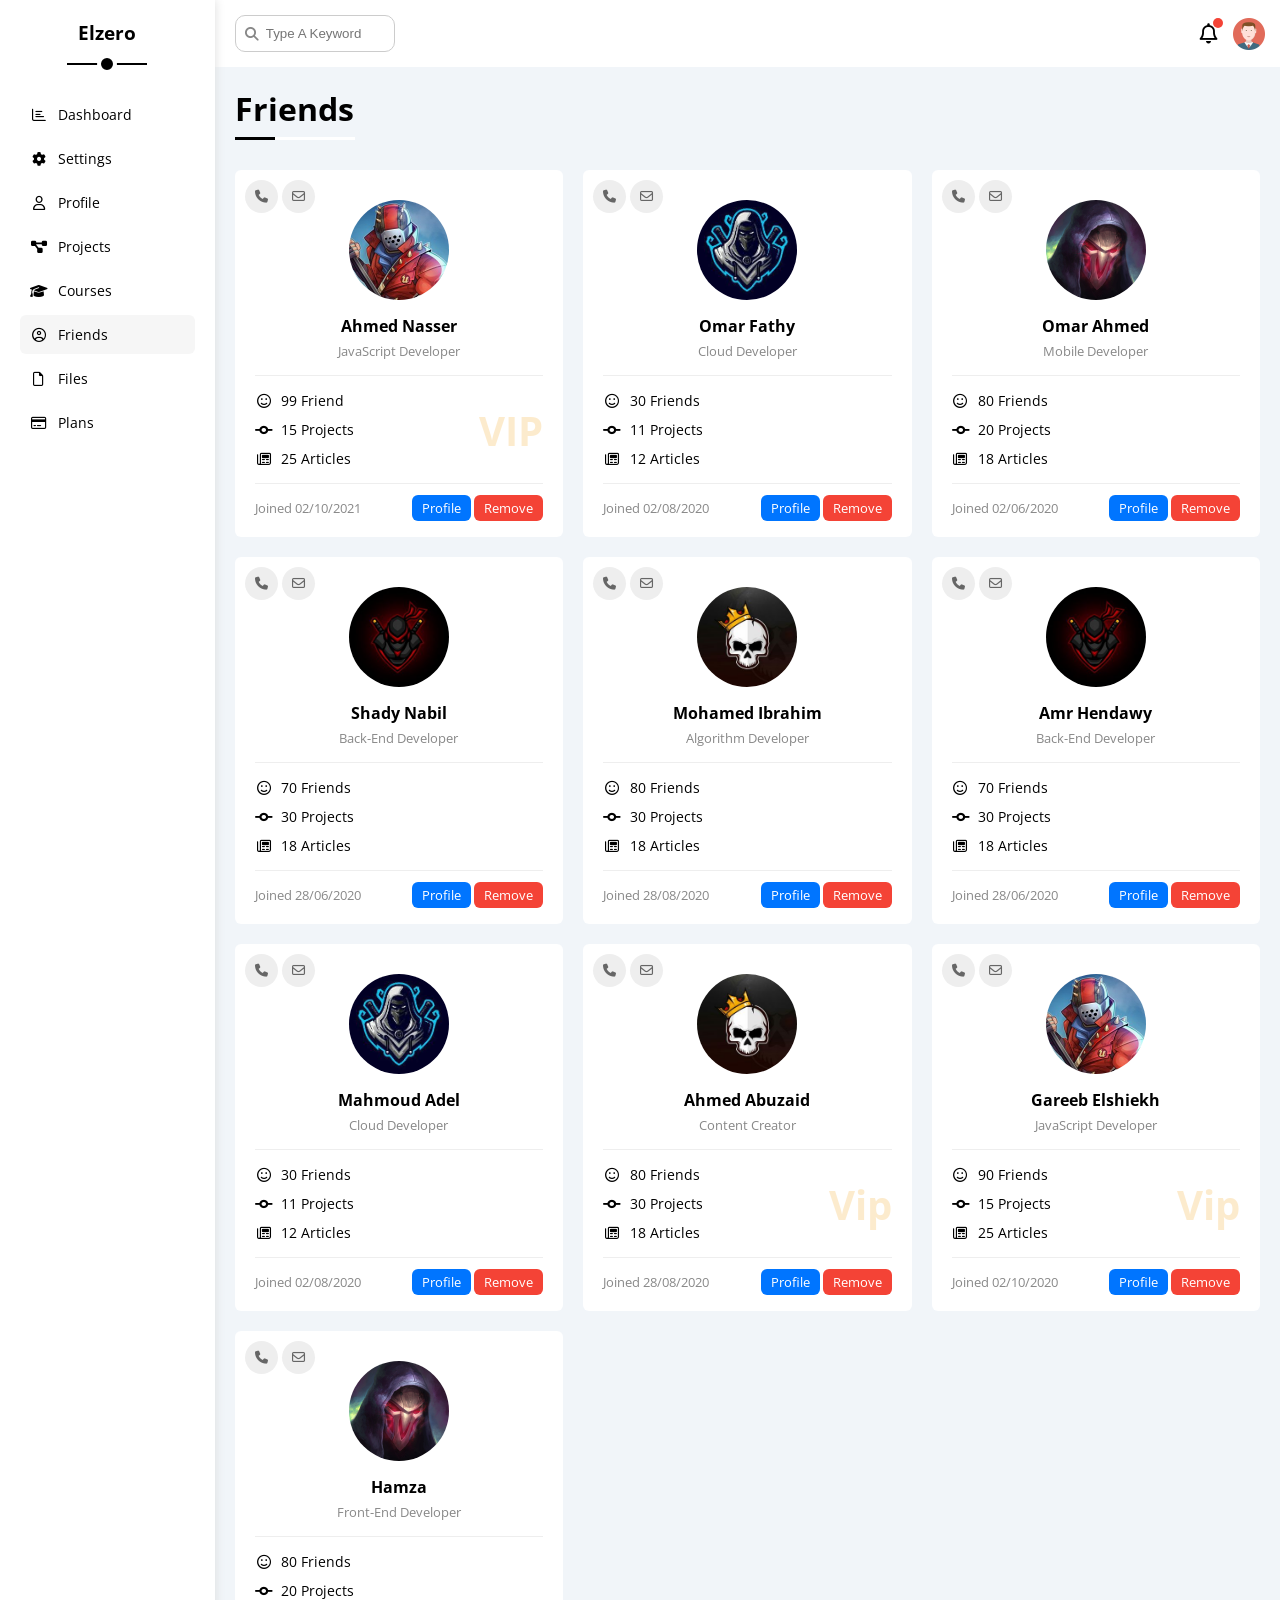
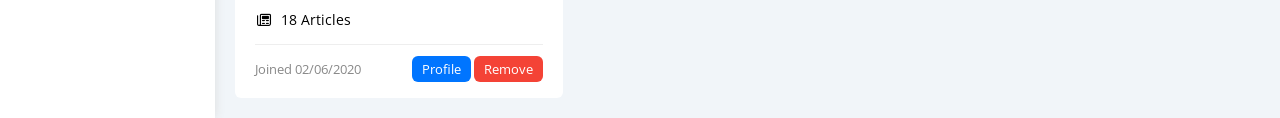
<file: assets/websites/template_3/friends.html>
<!DOCTYPE html>
<html lang="en">
  <head>
    <meta charset="UTF-8" />
    <meta http-equiv="X-UA-Compatible" content="IE=edge" />
    <meta name="viewport" content="width=device-width, initial-scale=1.0" />
    <title>Friends</title>
    <link rel="stylesheet" href="css/all.min.css" />
    <link rel="stylesheet" href="css/framework.css" />
    <link rel="stylesheet" href="css/master.css" />
    <link rel="preconnect" href="https://fonts.googleapis.com" />
    <link rel="preconnect" href="https://fonts.gstatic.com" crossorigin />
    <link href="https://fonts.googleapis.com/css2?family=Open+Sans:wght@300;500&display=swap" rel="stylesheet" />
  </head>
  <body>
    <div class="page d-flex">
      <div class="sidebar bg-white p-20 p-relative">
        <h3 class="p-relative txt-c mt-0">Elzero</h3>
        <ul>
          <li>
            <a class="d-flex align-center fs-14 c-black rad-6 p-10" href="index.html">
              <i class="fa-regular fa-chart-bar fa-fw"></i>
              <span>Dashboard</span>
            </a>
          </li>
          <li>
            <a class="d-flex align-center fs-14 c-black rad-6 p-10" href="settings.html">
              <i class="fa-solid fa-gear fa-fw"></i>
              <span>Settings</span>
            </a>
          </li>
          <li>
            <a class="d-flex align-center fs-14 c-black rad-6 p-10" href="profile.html">
              <i class="fa-regular fa-user fa-fw"></i>
              <span>Profile</span>
            </a>
          </li>
          <li>
            <a class="d-flex align-center fs-14 c-black rad-6 p-10" href="projects.html">
              <i class="fa-solid fa-diagram-project fa-fw"></i>
              <span>Projects</span>
            </a>
          </li>
          <li>
            <a class="d-flex align-center fs-14 c-black rad-6 p-10" href="courses.html">
              <i class="fa-solid fa-graduation-cap fa-fw"></i>
              <span>Courses</span>
            </a>
          </li>
          <li>
            <a class="active d-flex align-center fs-14 c-black rad-6 p-10" href="friends.html">
              <i class="fa-regular fa-circle-user fa-fw"></i>
              <span>Friends</span>
            </a>
          </li>
          <li>
            <a class="d-flex align-center fs-14 c-black rad-6 p-10" href="files.html">
              <i class="fa-regular fa-file fa-fw"></i>
              <span>Files</span>
            </a>
          </li>
          <li>
            <a class="d-flex align-center fs-14 c-black rad-6 p-10" href="plans.html">
              <i class="fa-regular fa-credit-card fa-fw"></i>
              <span>Plans</span>
            </a>
          </li>
        </ul>
      </div>
      <div class="content w-full">
        <!-- Start Head -->
        <div class="head bg-white p-15 between-flex">
          <div class="search p-relative">
            <input class="p-10" type="search" placeholder="Type A Keyword" />
          </div>
          <div class="icons d-flex align-center">
            <span class="notification p-relative">
              <i class="fa-regular fa-bell fa-lg"></i>
            </span>
            <img src="imgs/avatar.png" alt="" />
          </div>
        </div>
        <!-- End Head -->
        <h1 class="p-relative">Friends</h1>
        <div class="friends-page d-grid m-20 gap-20">
          <div class="friend bg-white rad-6 p-20 p-relative">
            <div class="contact">
              <i class="fa-solid fa-phone"></i>
              <i class="fa-regular fa-envelope"></i>
            </div>
            <div class="txt-c">
              <img class="rad-half mt-10 mb-10 w-100 h-100" src="imgs/friend-01.jpg" alt="" />
              <h4 class="m-0">Ahmed Nasser</h4>
              <p class="c-grey fs-13 mt-5 mb-0">JavaScript Developer</p>
            </div>
            <div class="icons fs-14 p-relative">
              <div class="mb-10">
                <i class="fa-regular fa-face-smile fa-fw"></i>
                <span>99 Friend</span>
              </div>
              <div class="mb-10">
                <i class="fa-solid fa-code-commit fa-fw"></i>
                <span>15 Projects</span>
              </div>
              <div>
                <i class="fa-regular fa-newspaper fa-fw"></i>
                <span>25 Articles</span>
              </div>
              <span class="vip fw-bold c-orange">VIP</span>
            </div>
            <div class="info between-flex fs-13">
              <span class="c-grey">Joined 02/10/2021</span>
              <div>
                <a class="bg-blue c-white btn-shape" href="profile.html">Profile</a>
                <a class="bg-red c-white btn-shape" href="#">Remove</a>
              </div>
            </div>
          </div>
          <div class="friend bg-white rad-6 p-20 p-relative">
            <div class="contact">
              <i class="fa-solid fa-phone"></i>
              <i class="fa-regular fa-envelope"></i>
            </div>
            <div class="txt-c">
              <img class="rad-half mt-10 mb-10 w-100 h-100" src="imgs/friend-02.jpg" alt="" />
              <h4 class="m-0">Omar Fathy</h4>
              <p class="c-grey fs-13 mt-5 mb-0">Cloud Developer</p>
            </div>
            <div class="icons fs-14 p-relative">
              <div class="mb-10">
                <i class="fa-regular fa-face-smile fa-fw"></i>
                <span>30 Friends</span>
              </div>
              <div class="mb-10">
                <i class="fa-solid fa-code-commit fa-fw"></i>
                <span>11 Projects</span>
              </div>
              <div>
                <i class="fa-regular fa-newspaper fa-fw"></i>
                <span>12 Articles</span>
              </div>
            </div>
            <div class="info between-flex fs-13">
              <span class="c-grey">Joined 02/08/2020</span>
              <div>
                <a class="bg-blue c-white btn-shape" href="profile.html">Profile</a>
                <a class="bg-red c-white btn-shape" href="">Remove</a>
              </div>
            </div>
          </div>
          <div class="friend bg-white rad-6 p-20 p-relative">
            <div class="contact">
              <i class="fa-solid fa-phone"></i>
              <i class="fa-regular fa-envelope"></i>
            </div>
            <div class="txt-c">
              <img class="rad-half mt-10 mb-10 w-100 h-100" src="imgs/friend-03.jpg" alt="" />
              <h4 class="m-0">Omar Ahmed</h4>
              <p class="c-grey fs-13 mt-5 mb-0">Mobile Developer</p>
            </div>
            <div class="icons fs-14 p-relative">
              <div class="mb-10">
                <i class="fa-regular fa-face-smile fa-fw"></i>
                <span>80 Friends</span>
              </div>
              <div class="mb-10">
                <i class="fa-solid fa-code-commit fa-fw"></i>
                <span>20 Projects</span>
              </div>
              <div>
                <i class="fa-regular fa-newspaper fa-fw"></i>
                <span>18 Articles</span>
              </div>
            </div>
            <div class="info between-flex fs-13">
              <span class="c-grey">Joined 02/06/2020</span>
              <div>
                <a class="bg-blue c-white btn-shape" href="profile.html">Profile</a>
                <a class="bg-red c-white btn-shape" href="">Remove</a>
              </div>
            </div>
          </div>
          <div class="friend bg-white rad-6 p-20 p-relative">
            <div class="contact">
              <i class="fa-solid fa-phone"></i>
              <i class="fa-regular fa-envelope"></i>
            </div>
            <div class="txt-c">
              <img class="rad-half mt-10 mb-10 w-100 h-100" src="imgs/friend-04.jpg" alt="" />
              <h4 class="m-0">Shady Nabil</h4>
              <p class="c-grey fs-13 mt-5 mb-0">Back-End Developer</p>
            </div>
            <div class="icons fs-14 p-relative">
              <div class="mb-10">
                <i class="fa-regular fa-face-smile fa-fw"></i>
                <span>70 Friends</span>
              </div>
              <div class="mb-10">
                <i class="fa-solid fa-code-commit fa-fw"></i>
                <span>30 Projects</span>
              </div>
              <div>
                <i class="fa-regular fa-newspaper fa-fw"></i>
                <span>18 Articles</span>
              </div>
            </div>
            <div class="info between-flex fs-13">
              <span class="c-grey">Joined 28/06/2020</span>
              <div>
                <a class="bg-blue c-white btn-shape" href="profile.html">Profile</a>
                <a class="bg-red c-white btn-shape" href="">Remove</a>
              </div>
            </div>
          </div>
          <div class="friend bg-white rad-6 p-20 p-relative">
            <div class="contact">
              <i class="fa-solid fa-phone"></i>
              <i class="fa-regular fa-envelope"></i>
            </div>
            <div class="txt-c">
              <img class="rad-half mt-10 mb-10 w-100 h-100" src="imgs/friend-05.jpg" alt="" />
              <h4 class="m-0">Mohamed Ibrahim</h4>
              <p class="c-grey fs-13 mt-5 mb-0">Algorithm Developer</p>
            </div>
            <div class="icons fs-14 p-relative">
              <div class="mb-10">
                <i class="fa-regular fa-face-smile fa-fw"></i>
                <span>80 Friends</span>
              </div>
              <div class="mb-10">
                <i class="fa-solid fa-code-commit fa-fw"></i>
                <span>30 Projects</span>
              </div>
              <div>
                <i class="fa-regular fa-newspaper fa-fw"></i>
                <span>18 Articles</span>
              </div>
            </div>
            <div class="info between-flex fs-13">
              <span class="c-grey">Joined 28/08/2020</span>
              <div>
                <a class="bg-blue c-white btn-shape" href="profile.html">Profile</a>
                <a class="bg-red c-white btn-shape" href="">Remove</a>
              </div>
            </div>
          </div>
          <div class="friend bg-white rad-6 p-20 p-relative">
            <div class="contact">
              <i class="fa-solid fa-phone"></i>
              <i class="fa-regular fa-envelope"></i>
            </div>
            <div class="txt-c">
              <img class="rad-half mt-10 mb-10 w-100 h-100" src="imgs/friend-04.jpg" alt="" />
              <h4 class="m-0">Amr Hendawy</h4>
              <p class="c-grey fs-13 mt-5 mb-0">Back-End Developer</p>
            </div>
            <div class="icons fs-14 p-relative">
              <div class="mb-10">
                <i class="fa-regular fa-face-smile fa-fw"></i>
                <span>70 Friends</span>
              </div>
              <div class="mb-10">
                <i class="fa-solid fa-code-commit fa-fw"></i>
                <span>30 Projects</span>
              </div>
              <div>
                <i class="fa-regular fa-newspaper fa-fw"></i>
                <span>18 Articles</span>
              </div>
            </div>
            <div class="info between-flex fs-13">
              <span class="c-grey">Joined 28/06/2020</span>
              <div>
                <a class="bg-blue c-white btn-shape" href="profile.html">Profile</a>
                <a class="bg-red c-white btn-shape" href="">Remove</a>
              </div>
            </div>
          </div>
          <div class="friend bg-white rad-6 p-20 p-relative">
            <div class="contact">
              <i class="fa-solid fa-phone"></i>
              <i class="fa-regular fa-envelope"></i>
            </div>
            <div class="txt-c">
              <img class="rad-half mt-10 mb-10 w-100 h-100" src="imgs/friend-02.jpg" alt="" />
              <h4 class="m-0">Mahmoud Adel</h4>
              <p class="c-grey fs-13 mt-5 mb-0">Cloud Developer</p>
            </div>
            <div class="icons fs-14 p-relative">
              <div class="mb-10">
                <i class="fa-regular fa-face-smile fa-fw"></i>
                <span>30 Friends</span>
              </div>
              <div class="mb-10">
                <i class="fa-solid fa-code-commit fa-fw"></i>
                <span>11 Projects</span>
              </div>
              <div>
                <i class="fa-regular fa-newspaper fa-fw"></i>
                <span>12 Articles</span>
              </div>
            </div>
            <div class="info between-flex fs-13">
              <span class="c-grey">Joined 02/08/2020</span>
              <div>
                <a class="bg-blue c-white btn-shape" href="profile.html">Profile</a>
                <a class="bg-red c-white btn-shape" href="">Remove</a>
              </div>
            </div>
          </div>
          <div class="friend bg-white rad-6 p-20 p-relative">
            <div class="contact">
              <i class="fa-solid fa-phone"></i>
              <i class="fa-regular fa-envelope"></i>
            </div>
            <div class="txt-c">
              <img class="rad-half mt-10 mb-10 w-100 h-100" src="imgs/friend-05.jpg" alt="" />
              <h4 class="m-0">Ahmed Abuzaid</h4>
              <p class="c-grey fs-13 mt-5 mb-0">Content Creator</p>
            </div>
            <div class="icons fs-14 p-relative">
              <div class="mb-10">
                <i class="fa-regular fa-face-smile fa-fw"></i>
                <span>80 Friends</span>
              </div>
              <div class="mb-10">
                <i class="fa-solid fa-code-commit fa-fw"></i>
                <span>30 Projects</span>
              </div>
              <div>
                <i class="fa-regular fa-newspaper fa-fw"></i>
                <span>18 Articles</span>
              </div>
              <span class="vip fw-bold c-orange">Vip</span>
            </div>
            <div class="info between-flex fs-13">
              <span class="c-grey">Joined 28/08/2020</span>
              <div>
                <a class="bg-blue c-white btn-shape" href="profile.html">Profile</a>
                <a class="bg-red c-white btn-shape" href="">Remove</a>
              </div>
            </div>
          </div>
          <div class="friend bg-white rad-6 p-20 p-relative">
            <div class="contact">
              <i class="fa-solid fa-phone"></i>
              <i class="fa-regular fa-envelope"></i>
            </div>
            <div class="txt-c">
              <img class="rad-half mt-10 mb-10 w-100 h-100" src="imgs/friend-01.jpg" alt="" />
              <h4 class="m-0">Gareeb Elshiekh</h4>
              <p class="c-grey fs-13 mt-5 mb-0">JavaScript Developer</p>
            </div>
            <div class="icons fs-14 p-relative">
              <div class="mb-10">
                <i class="fa-regular fa-face-smile fa-fw"></i>
                <span>90 Friends</span>
              </div>
              <div class="mb-10">
                <i class="fa-solid fa-code-commit fa-fw"></i>
                <span>15 Projects</span>
              </div>
              <div>
                <i class="fa-regular fa-newspaper fa-fw"></i>
                <span>25 Articles</span>
              </div>
              <span class="vip fw-bold c-orange">Vip</span>
            </div>
            <div class="info between-flex fs-13">
              <span class="c-grey">Joined 02/10/2020</span>
              <div>
                <a class="bg-blue c-white btn-shape" href="profile.html">Profile</a>
                <a class="bg-red c-white btn-shape" href="">Remove</a>
              </div>
            </div>
          </div>
          <div class="friend bg-white rad-6 p-20 p-relative">
            <div class="contact">
              <i class="fa-solid fa-phone"></i>
              <i class="fa-regular fa-envelope"></i>
            </div>
            <div class="txt-c">
              <img class="rad-half mt-10 mb-10 w-100 h-100" src="imgs/friend-03.jpg" alt="" />
              <h4 class="m-0">Hamza</h4>
              <p class="c-grey fs-13 mt-5 mb-0">Front-End Developer</p>
            </div>
            <div class="icons fs-14 p-relative">
              <div class="mb-10">
                <i class="fa-regular fa-face-smile fa-fw"></i>
                <span>80 Friends</span>
              </div>
              <div class="mb-10">
                <i class="fa-solid fa-code-commit fa-fw"></i>
                <span>20 Projects</span>
              </div>
              <div>
                <i class="fa-regular fa-newspaper fa-fw"></i>
                <span>18 Articles</span>
              </div>
            </div>
            <div class="info between-flex fs-13">
              <span class="c-grey">Joined 02/06/2020</span>
              <div>
                <a class="bg-blue c-white btn-shape" href="profile.html">Profile</a>
                <a class="bg-red c-white btn-shape" href="">Remove</a>
              </div>
            </div>
          </div>
        </div>
      </div>
    </div>
  </body>
</html>
</file>
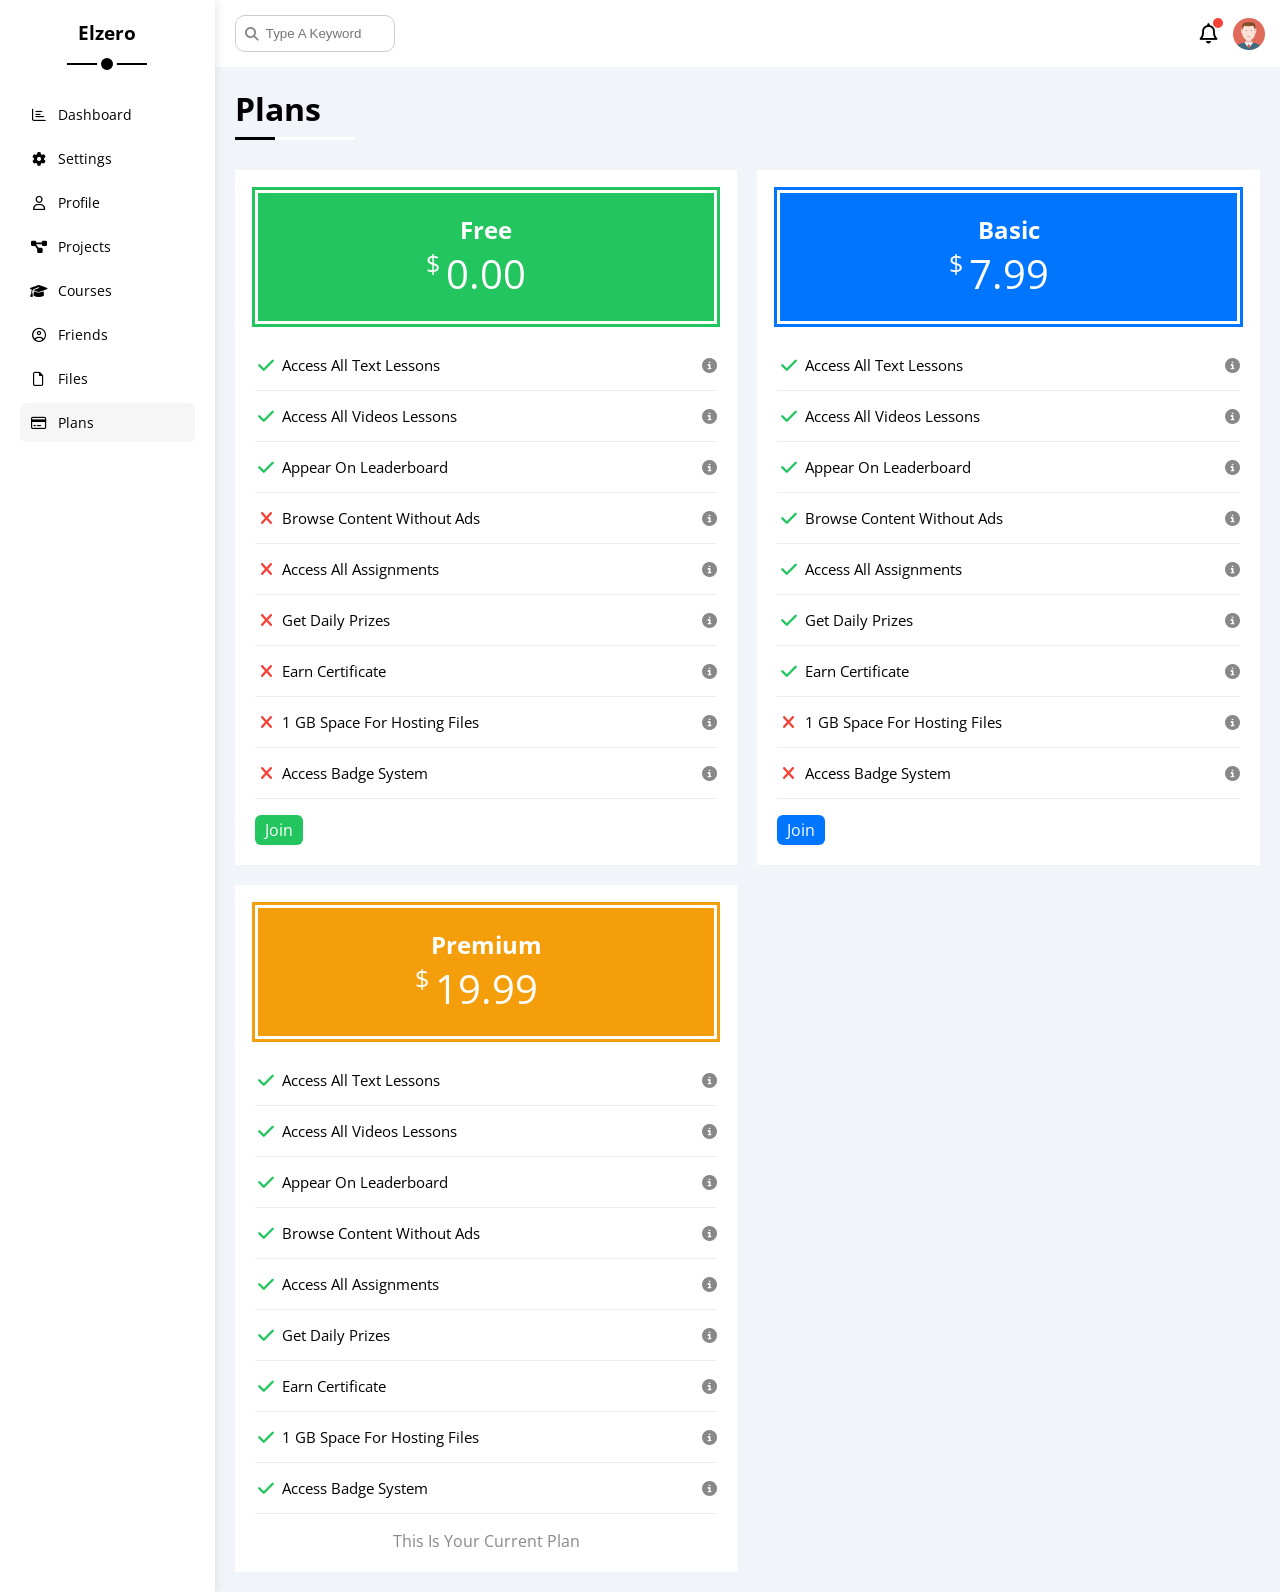
<file: assets/websites/template_3/plans.html>
<!DOCTYPE html>
<html lang="en">
  <head>
    <meta charset="UTF-8" />
    <meta http-equiv="X-UA-Compatible" content="IE=edge" />
    <meta name="viewport" content="width=device-width, initial-scale=1.0" />
    <title>Plans</title>
    <link rel="stylesheet" href="css/all.min.css" />
    <link rel="stylesheet" href="css/framework.css" />
    <link rel="stylesheet" href="css/master.css" />
    <link rel="preconnect" href="https://fonts.googleapis.com" />
    <link rel="preconnect" href="https://fonts.gstatic.com" crossorigin />
    <link href="https://fonts.googleapis.com/css2?family=Open+Sans:wght@300;500&display=swap" rel="stylesheet" />
  </head>
  <body>
    <div class="page d-flex">
      <div class="sidebar bg-white p-20 p-relative">
        <h3 class="p-relative txt-c mt-0">Elzero</h3>
        <ul>
          <li>
            <a class="d-flex align-center fs-14 c-black rad-6 p-10" href="index.html">
              <i class="fa-regular fa-chart-bar fa-fw"></i>
              <span>Dashboard</span>
            </a>
          </li>
          <li>
            <a class="d-flex align-center fs-14 c-black rad-6 p-10" href="settings.html">
              <i class="fa-solid fa-gear fa-fw"></i>
              <span>Settings</span>
            </a>
          </li>
          <li>
            <a class="d-flex align-center fs-14 c-black rad-6 p-10" href="profile.html">
              <i class="fa-regular fa-user fa-fw"></i>
              <span>Profile</span>
            </a>
          </li>
          <li>
            <a class="d-flex align-center fs-14 c-black rad-6 p-10" href="projects.html">
              <i class="fa-solid fa-diagram-project fa-fw"></i>
              <span>Projects</span>
            </a>
          </li>
          <li>
            <a class="d-flex align-center fs-14 c-black rad-6 p-10" href="courses.html">
              <i class="fa-solid fa-graduation-cap fa-fw"></i>
              <span>Courses</span>
            </a>
          </li>
          <li>
            <a class="d-flex align-center fs-14 c-black rad-6 p-10" href="friends.html">
              <i class="fa-regular fa-circle-user fa-fw"></i>
              <span>Friends</span>
            </a>
          </li>
          <li>
            <a class="d-flex align-center fs-14 c-black rad-6 p-10" href="files.html">
              <i class="fa-regular fa-file fa-fw"></i>
              <span>Files</span>
            </a>
          </li>
          <li>
            <a class="active d-flex align-center fs-14 c-black rad-6 p-10" href="plans.html">
              <i class="fa-regular fa-credit-card fa-fw"></i>
              <span>Plans</span>
            </a>
          </li>
        </ul>
      </div>
      <div class="content w-full">
        <!-- Start Head -->
        <div class="head bg-white p-15 between-flex">
          <div class="search p-relative">
            <input class="p-10" type="search" placeholder="Type A Keyword" />
          </div>
          <div class="icons d-flex align-center">
            <span class="notification p-relative">
              <i class="fa-regular fa-bell fa-lg"></i>
            </span>
            <img src="imgs/avatar.png" alt="" />
          </div>
        </div>
        <!-- End Head -->
        <h1 class="p-relative">Plans</h1>
        <div class="plans-page d-grid m-20 gap-20">
          <div class="plan green bg-white p-20">
            <div class="top bg-green txt-c p-20">
              <h2 class="m-0 c-white">Free</h2>
              <div class="price c-white"><span>$</span>0.00</div>
            </div>
            <ul>
              <li>
                <i class="fa-solid fa-check fa-fw yes"></i>
                <span>Access All Text Lessons</span>
                <i class="fa-solid fa-circle-info help"></i>
              </li>
              <li>
                <i class="fa-solid fa-check fa-fw yes"></i>
                <span>Access All Videos Lessons</span>
                <i class="fa-solid fa-circle-info help"></i>
              </li>
              <li>
                <i class="fa-solid fa-check fa-fw yes"></i>
                <span>Appear On Leaderboard</span>
                <i class="fa-solid fa-circle-info help"></i>
              </li>
              <li>
                <i class="fa-solid fa-xmark fa-fw"></i>
                <span>Browse Content Without Ads</span>
                <i class="fa-solid fa-circle-info help"></i>
              </li>
              <li>
                <i class="fa-solid fa-xmark fa-fw"></i>
                <span>Access All Assignments</span>
                <i class="fa-solid fa-circle-info help"></i>
              </li>
              <li>
                <i class="fa-solid fa-xmark fa-fw"></i>
                <span>Get Daily Prizes</span>
                <i class="fa-solid fa-circle-info help"></i>
              </li>
              <li>
                <i class="fa-solid fa-xmark fa-fw"></i>
                <span>Earn Certificate</span>
                <i class="fa-solid fa-circle-info help"></i>
              </li>
              <li>
                <i class="fa-solid fa-xmark fa-fw"></i>
                <span>1 GB Space For Hosting Files</span>
                <i class="fa-solid fa-circle-info help"></i>
              </li>
              <li>
                <i class="fa-solid fa-xmark fa-fw"></i>
                <span>Access Badge System</span>
                <i class="fa-solid fa-circle-info help"></i>
              </li>
            </ul>
            <a href="#" class="btn-shape bg-green c-white d-block w-fit">Join</a>
          </div>
          <!-- Start Plan -->
          <div class="plan blue bg-white p-20">
            <div class="top bg-blue txt-c p-20">
              <h2 class="m-0 c-white">Basic</h2>
              <div class="price c-white"><span>$</span>7.99</div>
            </div>
            <ul class="list-none p-0">
              <li>
                <i class="fa-solid fa-check fa-fw yes"></i>
                <span>Access All Text Lessons</span>
                <i class="fa-solid fa-circle-info help"></i>
              </li>
              <li>
                <i class="fa-solid fa-check fa-fw yes"></i>
                <span>Access All Videos Lessons</span>
                <i class="fa-solid fa-circle-info help"></i>
              </li>
              <li>
                <i class="fa-solid fa-check fa-fw yes"></i>
                <span>Appear On Leaderboard</span>
                <i class="fa-solid fa-circle-info help"></i>
              </li>
              <li>
                <i class="fa-solid fa-check fa-fw yes"></i>
                <span>Browse Content Without Ads</span>
                <i class="fa-solid fa-circle-info help"></i>
              </li>
              <li>
                <i class="fa-solid fa-check fa-fw yes"></i>
                <span>Access All Assignments</span>
                <i class="fa-solid fa-circle-info help"></i>
              </li>
              <li>
                <i class="fa-solid fa-check fa-fw yes"></i>
                <span>Get Daily Prizes</span>
                <i class="fa-solid fa-circle-info help"></i>
              </li>
              <li>
                <i class="fa-solid fa-check fa-fw yes"></i>
                <span>Earn Certificate</span>
                <i class="fa-solid fa-circle-info help"></i>
              </li>
              <li>
                <i class="fa-solid fa-xmark fa-fw"></i>
                <span>1 GB Space For Hosting Files</span>
                <i class="fa-solid fa-circle-info help"></i>
              </li>
              <li>
                <i class="fa-solid fa-xmark fa-fw"></i>
                <span>Access Badge System</span>
                <i class="fa-solid fa-circle-info help"></i>
              </li>
            </ul>
            <a href="#" class="btn-shape bg-blue c-white d-block w-fit">Join</a>
          </div>
          <!-- End Plan -->
          <!-- Start Plan -->
          <div class="plan orange bg-white p-20">
            <div class="top bg-orange txt-c p-20">
              <h2 class="m-0 c-white">Premium</h2>
              <div class="price c-white"><span>$</span>19.99</div>
            </div>
            <ul class="list-none p-0">
              <li>
                <i class="fa-solid fa-check fa-fw yes"></i>
                <span>Access All Text Lessons</span>
                <i class="fa-solid fa-circle-info help"></i>
              </li>
              <li>
                <i class="fa-solid fa-check fa-fw yes"></i>
                <span>Access All Videos Lessons</span>
                <i class="fa-solid fa-circle-info help"></i>
              </li>
              <li>
                <i class="fa-solid fa-check fa-fw yes"></i>
                <span>Appear On Leaderboard</span>
                <i class="fa-solid fa-circle-info help"></i>
              </li>
              <li>
                <i class="fa-solid fa-check fa-fw yes"></i>
                <span>Browse Content Without Ads</span>
                <i class="fa-solid fa-circle-info help"></i>
              </li>
              <li>
                <i class="fa-solid fa-check fa-fw yes"></i>
                <span>Access All Assignments</span>
                <i class="fa-solid fa-circle-info help"></i>
              </li>
              <li>
                <i class="fa-solid fa-check fa-fw yes"></i>
                <span>Get Daily Prizes</span>
                <i class="fa-solid fa-circle-info help"></i>
              </li>
              <li>
                <i class="fa-solid fa-check fa-fw yes"></i>
                <span>Earn Certificate</span>
                <i class="fa-solid fa-circle-info help"></i>
              </li>
              <li>
                <i class="fa-solid fa-check fa-fw yes"></i>
                <span>1 GB Space For Hosting Files</span>
                <i class="fa-solid fa-circle-info help"></i>
              </li>
              <li>
                <i class="fa-solid fa-check fa-fw yes"></i>
                <span>Access Badge System</span>
                <i class="fa-solid fa-circle-info help"></i>
              </li>
            </ul>
            <p class="c-grey m-0 txt-c">This Is Your Current Plan</p>
          </div>
          <!-- End Plan -->
        </div>
      </div>
    </div>
  </body>
</html>
</file>
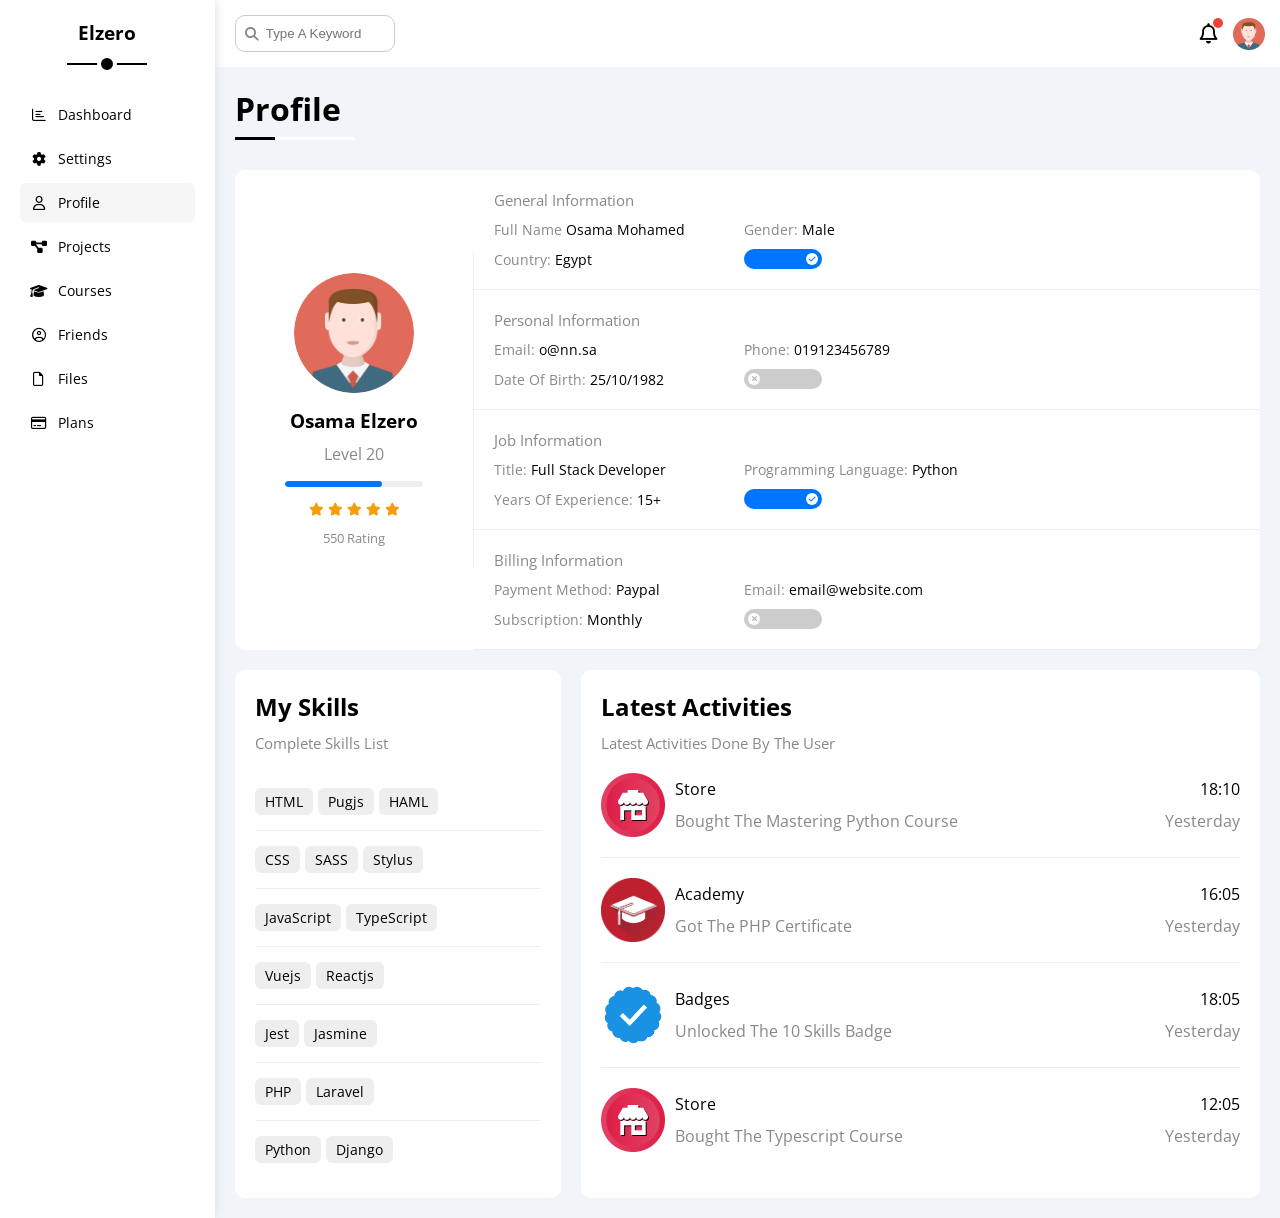
<file: assets/websites/template_3/profile.html>
<!DOCTYPE html>
<html lang="en">
  <head>
    <meta charset="UTF-8" />
    <meta http-equiv="X-UA-Compatible" content="IE=edge" />
    <meta name="viewport" content="width=device-width, initial-scale=1.0" />
    <title>Profile</title>
    <link rel="stylesheet" href="css/all.min.css" />
    <link rel="stylesheet" href="css/framework.css" />
    <link rel="stylesheet" href="css/master.css" />
    <link rel="preconnect" href="https://fonts.googleapis.com" />
    <link rel="preconnect" href="https://fonts.gstatic.com" crossorigin />
    <link href="https://fonts.googleapis.com/css2?family=Open+Sans:wght@300;500&display=swap" rel="stylesheet" />
  </head>
  <body>
    <div class="page d-flex">
      <div class="sidebar bg-white p-20 p-relative">
        <h3 class="p-relative txt-c mt-0">Elzero</h3>
        <ul>
          <li>
            <a class="d-flex align-center fs-14 c-black rad-6 p-10" href="index.html">
              <i class="fa-regular fa-chart-bar fa-fw"></i>
              <span>Dashboard</span>
            </a>
          </li>
          <li>
            <a class="d-flex align-center fs-14 c-black rad-6 p-10" href="settings.html">
              <i class="fa-solid fa-gear fa-fw"></i>
              <span>Settings</span>
            </a>
          </li>
          <li>
            <a class="active d-flex align-center fs-14 c-black rad-6 p-10" href="profile.html">
              <i class="fa-regular fa-user fa-fw"></i>
              <span>Profile</span>
            </a>
          </li>
          <li>
            <a class="d-flex align-center fs-14 c-black rad-6 p-10" href="projects.html">
              <i class="fa-solid fa-diagram-project fa-fw"></i>
              <span>Projects</span>
            </a>
          </li>
          <li>
            <a class="d-flex align-center fs-14 c-black rad-6 p-10" href="courses.html">
              <i class="fa-solid fa-graduation-cap fa-fw"></i>
              <span>Courses</span>
            </a>
          </li>
          <li>
            <a class="d-flex align-center fs-14 c-black rad-6 p-10" href="friends.html">
              <i class="fa-regular fa-circle-user fa-fw"></i>
              <span>Friends</span>
            </a>
          </li>
          <li>
            <a class="d-flex align-center fs-14 c-black rad-6 p-10" href="files.html">
              <i class="fa-regular fa-file fa-fw"></i>
              <span>Files</span>
            </a>
          </li>
          <li>
            <a class="d-flex align-center fs-14 c-black rad-6 p-10" href="plans.html">
              <i class="fa-regular fa-credit-card fa-fw"></i>
              <span>Plans</span>
            </a>
          </li>
        </ul>
      </div>
      <div class="content w-full">
        <!-- Start Head -->
        <div class="head bg-white p-15 between-flex">
          <div class="search p-relative">
            <input class="p-10" type="search" placeholder="Type A Keyword" />
          </div>
          <div class="icons d-flex align-center">
            <span class="notification p-relative">
              <i class="fa-regular fa-bell fa-lg"></i>
            </span>
            <img src="imgs/avatar.png" alt="" />
          </div>
        </div>
        <!-- End Head -->
        <h1 class="p-relative">Profile</h1>
        <div class="profile-page m-20">
          <!-- Start Overview -->
          <div class="overview bg-white rad-10 d-flex align-center">
            <div class="avatar-box txt-c p-20">
              <img class="rad-half mb-10" src="imgs/avatar.png" alt="" />
              <h3 class="m-0">Osama Elzero</h3>
              <p class="c-grey mt-10">Level 20</p>
              <div class="level rad-6 bg-eee p-relative">
                <span style="width: 70%"></span>
              </div>
              <div class="rating mt-10 mb-10">
                <i class="fa-solid fa-star c-orange fs-13"></i>
                <i class="fa-solid fa-star c-orange fs-13"></i>
                <i class="fa-solid fa-star c-orange fs-13"></i>
                <i class="fa-solid fa-star c-orange fs-13"></i>
                <i class="fa-solid fa-star c-orange fs-13"></i>
              </div>
              <p class="c-grey m-0 fs-13">550 Rating</p>
            </div>
            <div class="info-box w-full txt-c-mobile">
              <!-- Start Information Row -->
              <div class="box p-20 d-flex align-center">
                <h4 class="c-grey fs-15 m-0 w-full">General Information</h4>
                <div class="fs-14">
                  <span class="c-grey">Full Name</span>
                  <span>Osama Mohamed</span>
                </div>
                <div class="fs-14">
                  <span class="c-grey">Gender:</span>
                  <span>Male</span>
                </div>
                <div class="fs-14">
                  <span class="c-grey">Country:</span>
                  <span>Egypt</span>
                </div>
                <div class="fs-14">
                  <label>
                    <input class="toggle-checkbox" type="checkbox" checked />
                    <div class="toggle-switch"></div>
                  </label>
                </div>
              </div>
              <!-- End Information Row -->
              <!-- Start Information Row -->
              <div class="box p-20 d-flex align-center">
                <h4 class="c-grey w-full fs-15 m-0">Personal Information</h4>
                <div class="fs-14">
                  <span class="c-grey">Email:</span>
                  <span>o@nn.sa</span>
                </div>
                <div class="fs-14">
                  <span class="c-grey">Phone:</span>
                  <span>019123456789</span>
                </div>
                <div class="fs-14">
                  <span class="c-grey">Date Of Birth:</span>
                  <span>25/10/1982</span>
                </div>
                <div class="fs-14">
                  <label>
                    <input class="toggle-checkbox" type="checkbox" />
                    <div class="toggle-switch"></div>
                  </label>
                </div>
              </div>
              <!-- End Information Row -->
              <!-- Start Information Row -->
              <div class="box p-20 d-flex align-center">
                <h4 class="c-grey w-full fs-15 m-0">Job Information</h4>
                <div class="fs-14">
                  <span class="c-grey">Title:</span>
                  <span>Full Stack Developer</span>
                </div>
                <div class="fs-14">
                  <span class="c-grey">Programming Language:</span>
                  <span>Python</span>
                </div>
                <div class="fs-14">
                  <span class="c-grey">Years Of Experience:</span>
                  <span>15+</span>
                </div>
                <div class="fs-14">
                  <label>
                    <input class="toggle-checkbox" type="checkbox" checked />
                    <div class="toggle-switch"></div>
                  </label>
                </div>
              </div>
              <!-- End Information Row -->
              <!-- Start Information Row -->
              <div class="box p-20 d-flex align-center">
                <h4 class="c-grey w-full fs-15 m-0">Billing Information</h4>
                <div class="fs-14">
                  <span class="c-grey">Payment Method:</span>
                  <span>Paypal</span>
                </div>
                <div class="fs-14">
                  <span class="c-grey">Email:</span>
                  <span>email@website.com</span>
                </div>
                <div class="fs-14">
                  <span class="c-grey">Subscription:</span>
                  <span>Monthly</span>
                </div>
                <div class="fs-14">
                  <label>
                    <input class="toggle-checkbox" type="checkbox" />
                    <div class="toggle-switch"></div>
                  </label>
                </div>
              </div>
              <!-- End Information Row -->
            </div>
          </div>
          <!-- End Overview -->
          <!-- Start Other Data -->
          <div class="other-data d-flex gap-20">
            <div class="skills-card p-20 bg-white rad-10 mt-20">
              <h2 class="mt-0 mb-10">My Skills</h2>
              <p class="mt-0 mb-20 c-grey fs-15">Complete Skills List</p>
              <ul class="m-0 txt-c-mobile">
                <li><span>HTML</span><span>Pugjs</span><span>HAML</span></li>
                <li><span>CSS</span><span>SASS</span><span>Stylus</span></li>
                <li><span>JavaScript</span><span>TypeScript</span></li>
                <li><span>Vuejs</span><span>Reactjs</span></li>
                <li><span>Jest</span><span>Jasmine</span></li>
                <li><span>PHP</span><span>Laravel</span></li>
                <li><span>Python</span><span>Django</span></li>
              </ul>
            </div>
            <div class="activities p-20 bg-white rad-10 mt-20">
              <h2 class="mt-0 mb-10">Latest Activities</h2>
              <p class="mt-0 mb-20 c-grey fs-15">Latest Activities Done By The User</p>
              <div class="activity d-flex align-center txt-c-mobile">
                <img src="imgs/activity-01.png" alt="" />
                <div class="info">
                  <span class="d-block mb-10">Store</span>
                  <span class="c-grey">Bought The Mastering Python Course</span>
                </div>
                <div class="date">
                  <span class="d-block mb-10">18:10</span>
                  <span class="c-grey">Yesterday</span>
                </div>
              </div>
              <div class="activity d-flex align-center txt-c-mobile">
                <img src="imgs/activity-02.png" alt="" />
                <div class="info">
                  <span class="d-block mb-10">Academy</span>
                  <span class="c-grey">Got The PHP Certificate</span>
                </div>
                <div class="date">
                  <span class="d-block mb-10">16:05</span>
                  <span class="c-grey">Yesterday</span>
                </div>
              </div>
              <div class="activity d-flex align-center txt-c-mobile">
                <img src="imgs/activity-03.png" alt="" />
                <div class="info">
                  <span class="d-block mb-10">Badges</span>
                  <span class="c-grey">Unlocked The 10 Skills Badge</span>
                </div>
                <div class="date">
                  <span class="d-block mb-10">18:05</span>
                  <span class="c-grey">Yesterday</span>
                </div>
              </div>
              <div class="activity d-flex align-center txt-c-mobile">
                <img src="imgs/activity-01.png" alt="" />
                <div class="info">
                  <span class="d-block mb-10">Store</span>
                  <span class="c-grey">Bought The Typescript Course</span>
                </div>
                <div class="date">
                  <span class="d-block mb-10">12:05</span>
                  <span class="c-grey">Yesterday</span>
                </div>
              </div>
            </div>
          </div>
          <!-- End Other Data -->
        </div>
      </div>
    </div>
  </body>
</html>
</file>
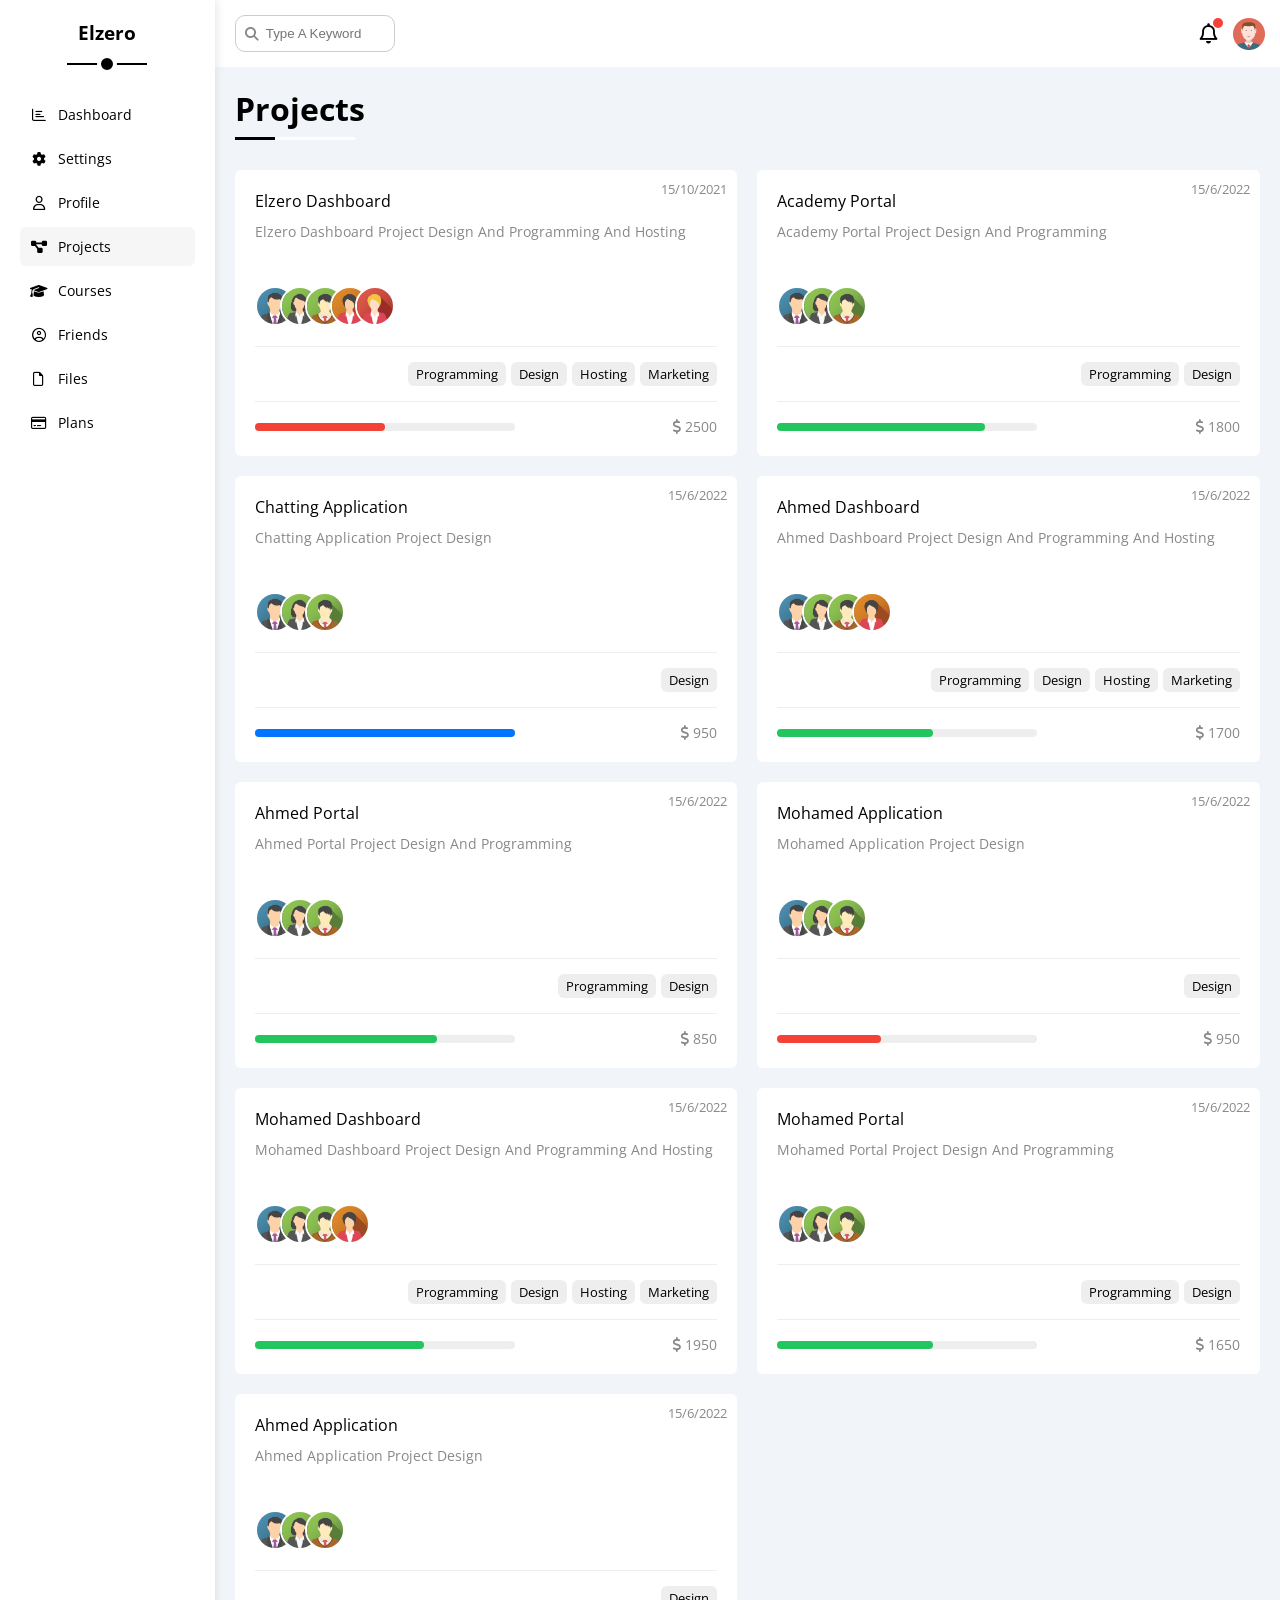
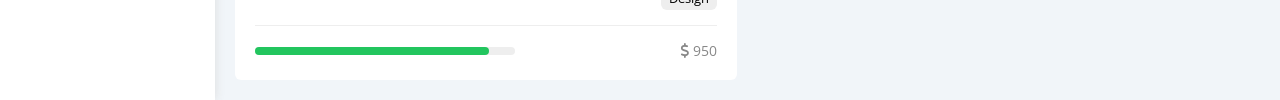
<file: assets/websites/template_3/projects.html>
<!DOCTYPE html>
<html lang="en">
  <head>
    <meta charset="UTF-8" />
    <meta http-equiv="X-UA-Compatible" content="IE=edge" />
    <meta name="viewport" content="width=device-width, initial-scale=1.0" />
    <title>Projects</title>
    <link rel="stylesheet" href="css/all.min.css" />
    <link rel="stylesheet" href="css/framework.css" />
    <link rel="stylesheet" href="css/master.css" />
    <link rel="preconnect" href="https://fonts.googleapis.com" />
    <link rel="preconnect" href="https://fonts.gstatic.com" crossorigin />
    <link href="https://fonts.googleapis.com/css2?family=Open+Sans:wght@300;500&display=swap" rel="stylesheet" />
  </head>
  <body>
    <div class="page d-flex">
      <div class="sidebar bg-white p-20 p-relative">
        <h3 class="p-relative txt-c mt-0">Elzero</h3>
        <ul>
          <li>
            <a class="d-flex align-center fs-14 c-black rad-6 p-10" href="index.html">
              <i class="fa-regular fa-chart-bar fa-fw"></i>
              <span>Dashboard</span>
            </a>
          </li>
          <li>
            <a class="d-flex align-center fs-14 c-black rad-6 p-10" href="settings.html">
              <i class="fa-solid fa-gear fa-fw"></i>
              <span>Settings</span>
            </a>
          </li>
          <li>
            <a class="d-flex align-center fs-14 c-black rad-6 p-10" href="profile.html">
              <i class="fa-regular fa-user fa-fw"></i>
              <span>Profile</span>
            </a>
          </li>
          <li>
            <a class="active d-flex align-center fs-14 c-black rad-6 p-10" href="projects.html">
              <i class="fa-solid fa-diagram-project fa-fw"></i>
              <span>Projects</span>
            </a>
          </li>
          <li>
            <a class="d-flex align-center fs-14 c-black rad-6 p-10" href="courses.html">
              <i class="fa-solid fa-graduation-cap fa-fw"></i>
              <span>Courses</span>
            </a>
          </li>
          <li>
            <a class="d-flex align-center fs-14 c-black rad-6 p-10" href="friends.html">
              <i class="fa-regular fa-circle-user fa-fw"></i>
              <span>Friends</span>
            </a>
          </li>
          <li>
            <a class="d-flex align-center fs-14 c-black rad-6 p-10" href="files.html">
              <i class="fa-regular fa-file fa-fw"></i>
              <span>Files</span>
            </a>
          </li>
          <li>
            <a class="d-flex align-center fs-14 c-black rad-6 p-10" href="plans.html">
              <i class="fa-regular fa-credit-card fa-fw"></i>
              <span>Plans</span>
            </a>
          </li>
        </ul>
      </div>
      <div class="content w-full">
        <!-- Start Head -->
        <div class="head bg-white p-15 between-flex">
          <div class="search p-relative">
            <input class="p-10" type="search" placeholder="Type A Keyword" />
          </div>
          <div class="icons d-flex align-center">
            <span class="notification p-relative">
              <i class="fa-regular fa-bell fa-lg"></i>
            </span>
            <img src="imgs/avatar.png" alt="" />
          </div>
        </div>
        <!-- End Head -->
        <h1 class="p-relative">Projects</h1>
        <div class="projects-page d-grid m-20 gap-20">
          <div class="project bg-white p-20 rad-6 p-relative">
            <span class="date fs-13 c-grey">15/10/2021</span>
            <h4 class="m-0">Elzero Dashboard</h4>
            <p class="c-grey mt-10 mb-10 fs-14">Elzero Dashboard Project Design And Programming And Hosting</p>
            <div class="team">
              <a href="#"><img src="imgs/team-01.png" alt="" /></a>
              <a href="#"><img src="imgs/team-02.png" alt="" /></a>
              <a href="#"><img src="imgs/team-03.png" alt="" /></a>
              <a href="#"><img src="imgs/team-04.png" alt="" /></a>
              <a href="#"><img src="imgs/team-05.png" alt="" /></a>
            </div>
            <div class="do d-flex">
              <span class="fs-13 rad-6 bg-eee">Programming</span>
              <span class="fs-13 rad-6 bg-eee">Design</span>
              <span class="fs-13 rad-6 bg-eee">Hosting</span>
              <span class="fs-13 rad-6 bg-eee">Marketing</span>
            </div>
            <div class="info between-flex">
              <div class="prog bg-eee">
                <span class="bg-red" style="width: 50%"></span>
              </div>
              <div class="fs-14 c-grey">
                <i class="fa-solid fa-dollar-sign"></i>
                2500
              </div>
            </div>
          </div>
          <div class="project bg-white p-20 rad-6 p-relative">
            <span class="date fs-13 c-grey">15/6/2022</span>
            <h4 class="m-0">Academy Portal</h4>
            <p class="c-grey mt-10 mb-10 fs-14">Academy Portal Project Design And Programming</p>
            <div class="team">
              <a href="#"><img src="imgs/team-01.png" alt="" /></a>
              <a href="#"><img src="imgs/team-02.png" alt="" /></a>
              <a href="#"><img src="imgs/team-03.png" alt="" /></a>
            </div>
            <div class="do d-flex">
              <span class="fs-13 rad-6 bg-eee">Programming</span>
              <span class="fs-13 rad-6 bg-eee">Design</span>
            </div>
            <div class="info between-flex">
              <div class="prog bg-eee">
                <span class="bg-green" style="width: 80%"></span>
              </div>
              <div class="fs-14 c-grey">
                <i class="fa-solid fa-dollar-sign"></i>
                1800
              </div>
            </div>
          </div>
          <div class="project bg-white p-20 rad-6 p-relative">
            <span class="date fs-13 c-grey">15/6/2022</span>
            <h4 class="m-0">Chatting Application</h4>
            <p class="c-grey mt-10 mb-10 fs-14">Chatting Application Project Design</p>
            <div class="team">
              <a href="#"><img src="imgs/team-01.png" alt="" /></a>
              <a href="#"><img src="imgs/team-02.png" alt="" /></a>
              <a href="#"><img src="imgs/team-03.png" alt="" /></a>
            </div>
            <div class="do d-flex">
              <span class="fs-13 rad-6 bg-eee">Design</span>
            </div>
            <div class="info between-flex">
              <div class="prog bg-eee">
                <span class="bg-blue" style="width: 100%"></span>
              </div>
              <div class="fs-14 c-grey">
                <i class="fa-solid fa-dollar-sign"></i>
                950
              </div>
            </div>
          </div>
          <div class="project bg-white p-20 rad-6 p-relative">
            <span class="date fs-13 c-grey">15/6/2022</span>
            <h4 class="m-0">Ahmed Dashboard</h4>
            <p class="c-grey mt-10 mb-10 fs-14">Ahmed Dashboard Project Design And Programming And Hosting</p>
            <div class="team">
              <a href="#"><img src="imgs/team-01.png" alt="" /></a>
              <a href="#"><img src="imgs/team-02.png" alt="" /></a>
              <a href="#"><img src="imgs/team-03.png" alt="" /></a>
              <a href="#"><img src="imgs/team-04.png" alt="" /></a>
            </div>
            <div class="do d-flex">
              <span class="fs-13 rad-6 bg-eee">Programming</span>
              <span class="fs-13 rad-6 bg-eee">Design</span>
              <span class="fs-13 rad-6 bg-eee">Hosting</span>
              <span class="fs-13 rad-6 bg-eee">Marketing</span>
            </div>
            <div class="info between-flex">
              <div class="prog bg-eee">
                <span class="bg-green" style="width: 60%"></span>
              </div>
              <div class="fs-14 c-grey">
                <i class="fa-solid fa-dollar-sign"></i>
                1700
              </div>
            </div>
          </div>
          <div class="project bg-white p-20 rad-6 p-relative">
            <span class="date fs-13 c-grey">15/6/2022</span>
            <h4 class="m-0">Ahmed Portal</h4>
            <p class="c-grey mt-10 mb-10 fs-14">Ahmed Portal Project Design And Programming</p>
            <div class="team">
              <a href="#"><img src="imgs/team-01.png" alt="" /></a>
              <a href="#"><img src="imgs/team-02.png" alt="" /></a>
              <a href="#"><img src="imgs/team-03.png" alt="" /></a>
            </div>
            <div class="do d-flex">
              <span class="fs-13 rad-6 bg-eee">Programming</span>
              <span class="fs-13 rad-6 bg-eee">Design</span>
            </div>
            <div class="info between-flex">
              <div class="prog bg-eee">
                <span class="bg-green" style="width: 70%"></span>
              </div>
              <div class="fs-14 c-grey">
                <i class="fa-solid fa-dollar-sign"></i>
                850
              </div>
            </div>
          </div>
          <div class="project bg-white p-20 rad-6 p-relative">
            <span class="date fs-13 c-grey">15/6/2022</span>
            <h4 class="m-0">Mohamed Application</h4>
            <p class="c-grey mt-10 mb-10 fs-14">Mohamed Application Project Design</p>
            <div class="team">
              <a href="#"><img src="imgs/team-01.png" alt="" /></a>
              <a href="#"><img src="imgs/team-02.png" alt="" /></a>
              <a href="#"><img src="imgs/team-03.png" alt="" /></a>
            </div>
            <div class="do d-flex">
              <span class="fs-13 rad-6 bg-eee">Design</span>
            </div>
            <div class="info between-flex">
              <div class="prog bg-eee">
                <span class="bg-red" style="width: 40%"></span>
              </div>
              <div class="fs-14 c-grey">
                <i class="fa-solid fa-dollar-sign"></i>
                950
              </div>
            </div>
          </div>
          <div class="project bg-white p-20 rad-6 p-relative">
            <span class="date fs-13 c-grey">15/6/2022</span>
            <h4 class="m-0">Mohamed Dashboard</h4>
            <p class="c-grey mt-10 mb-10 fs-14">Mohamed Dashboard Project Design And Programming And Hosting</p>
            <div class="team">
              <a href="#"><img src="imgs/team-01.png" alt="" /></a>
              <a href="#"><img src="imgs/team-02.png" alt="" /></a>
              <a href="#"><img src="imgs/team-03.png" alt="" /></a>
              <a href="#"><img src="imgs/team-04.png" alt="" /></a>
            </div>
            <div class="do d-flex">
              <span class="fs-13 rad-6 bg-eee">Programming</span>
              <span class="fs-13 rad-6 bg-eee">Design</span>
              <span class="fs-13 rad-6 bg-eee">Hosting</span>
              <span class="fs-13 rad-6 bg-eee">Marketing</span>
            </div>
            <div class="info between-flex">
              <div class="prog bg-eee">
                <span class="bg-green" style="width: 65%"></span>
              </div>
              <div class="fs-14 c-grey">
                <i class="fa-solid fa-dollar-sign"></i>
                1950
              </div>
            </div>
          </div>
          <div class="project bg-white p-20 rad-6 p-relative">
            <span class="date fs-13 c-grey">15/6/2022</span>
            <h4 class="m-0">Mohamed Portal</h4>
            <p class="c-grey mt-10 mb-10 fs-14">Mohamed Portal Project Design And Programming</p>
            <div class="team">
              <a href="#"><img src="imgs/team-01.png" alt="" /></a>
              <a href="#"><img src="imgs/team-02.png" alt="" /></a>
              <a href="#"><img src="imgs/team-03.png" alt="" /></a>
            </div>
            <div class="do d-flex">
              <span class="fs-13 rad-6 bg-eee">Programming</span>
              <span class="fs-13 rad-6 bg-eee">Design</span>
            </div>
            <div class="info between-flex">
              <div class="prog bg-eee">
                <span class="bg-green" style="width: 60%"></span>
              </div>
              <div class="fs-14 c-grey">
                <i class="fa-solid fa-dollar-sign"></i>
                1650
              </div>
            </div>
          </div>
          <div class="project bg-white p-20 rad-6 p-relative">
            <span class="date fs-13 c-grey">15/6/2022</span>
            <h4 class="m-0">Ahmed Application</h4>
            <p class="c-grey mt-10 mb-10 fs-14">Ahmed Application Project Design</p>
            <div class="team">
              <a href="#"><img src="imgs/team-01.png" alt="" /></a>
              <a href="#"><img src="imgs/team-02.png" alt="" /></a>
              <a href="#"><img src="imgs/team-03.png" alt="" /></a>
            </div>
            <div class="do d-flex">
              <span class="fs-13 rad-6 bg-eee">Design</span>
            </div>
            <div class="info between-flex">
              <div class="prog bg-eee">
                <span class="bg-green" style="width: 90%"></span>
              </div>
              <div class="fs-14 c-grey">
                <i class="fa-solid fa-dollar-sign"></i>
                950
              </div>
            </div>
          </div>
        </div>
      </div>
    </div>
  </body>
</html>
</file>
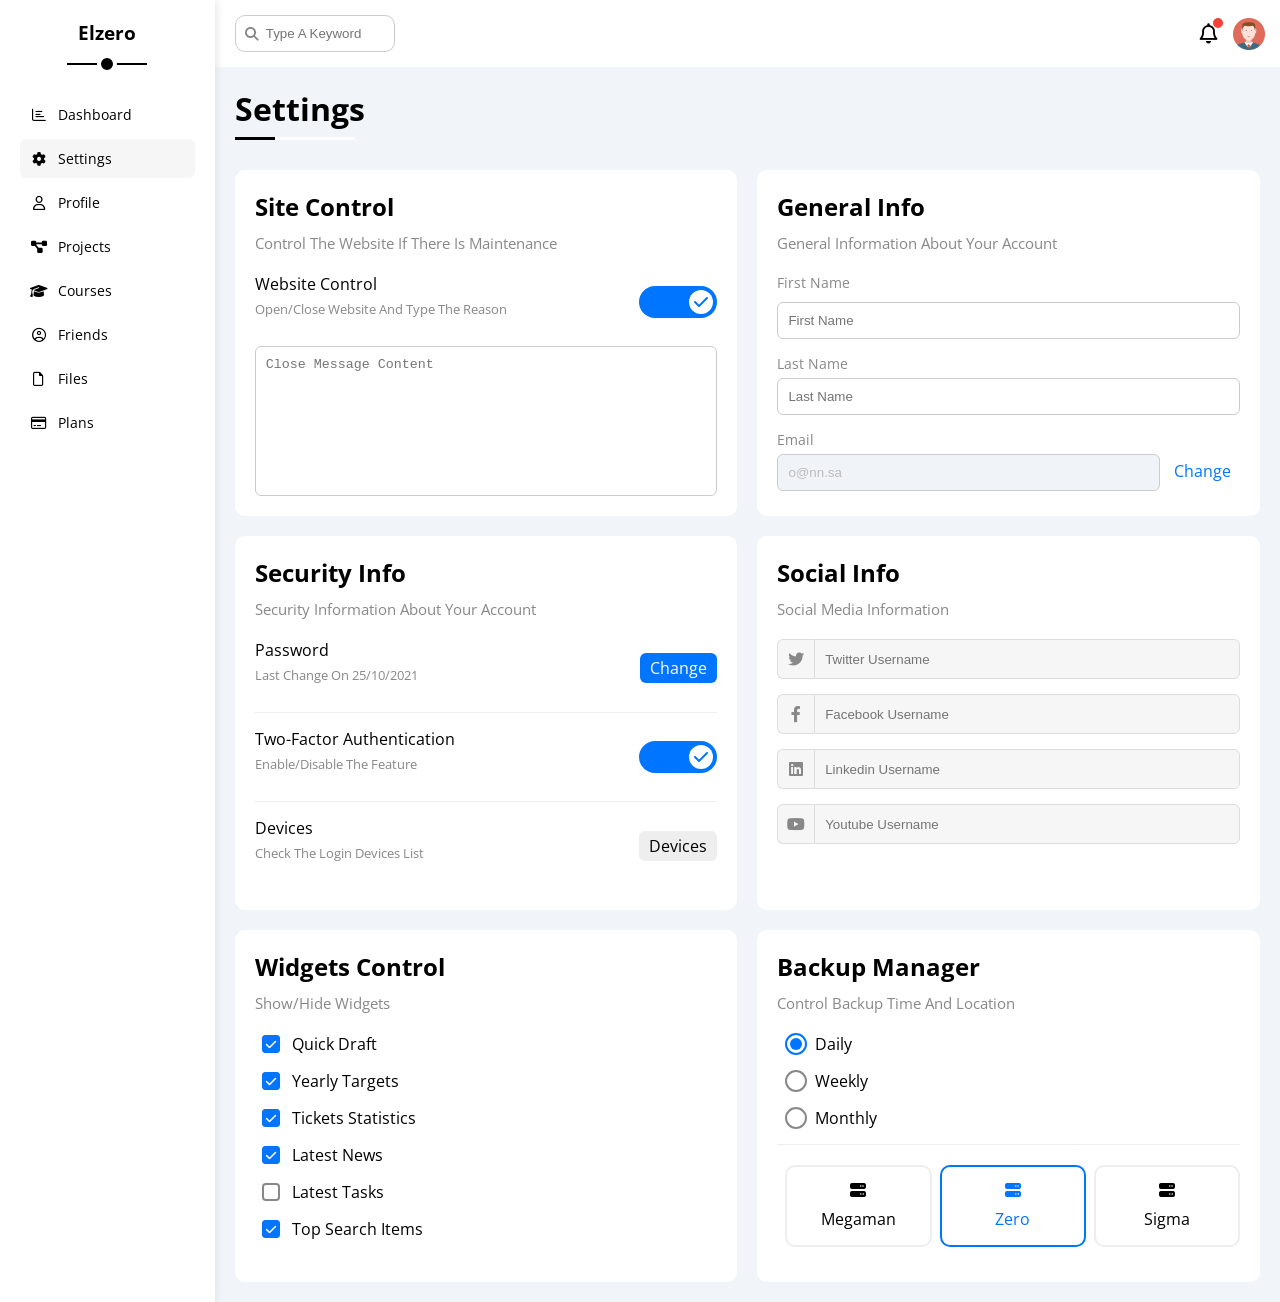
<file: assets/websites/template_3/settings.html>
<!DOCTYPE html>
<html lang="en">
  <head>
    <meta charset="UTF-8" />
    <meta http-equiv="X-UA-Compatible" content="IE=edge" />
    <meta name="viewport" content="width=device-width, initial-scale=1.0" />
    <title>Settings</title>
    <link rel="stylesheet" href="css/all.min.css" />
    <link rel="stylesheet" href="css/framework.css" />
    <link rel="stylesheet" href="css/master.css" />
    <link rel="preconnect" href="https://fonts.googleapis.com" />
    <link rel="preconnect" href="https://fonts.gstatic.com" crossorigin />
    <link href="https://fonts.googleapis.com/css2?family=Open+Sans:wght@300;500&display=swap" rel="stylesheet" />
  </head>
  <body>
    <div class="page d-flex">
      <div class="sidebar bg-white p-20 p-relative">
        <h3 class="p-relative txt-c mt-0">Elzero</h3>
        <ul>
          <li>
            <a class="d-flex align-center fs-14 c-black rad-6 p-10" href="index.html">
              <i class="fa-regular fa-chart-bar fa-fw"></i>
              <span>Dashboard</span>
            </a>
          </li>
          <li>
            <a class="active d-flex align-center fs-14 c-black rad-6 p-10" href="settings.html">
              <i class="fa-solid fa-gear fa-fw"></i>
              <span>Settings</span>
            </a>
          </li>
          <li>
            <a class="d-flex align-center fs-14 c-black rad-6 p-10" href="profile.html">
              <i class="fa-regular fa-user fa-fw"></i>
              <span>Profile</span>
            </a>
          </li>
          <li>
            <a class="d-flex align-center fs-14 c-black rad-6 p-10" href="projects.html">
              <i class="fa-solid fa-diagram-project fa-fw"></i>
              <span>Projects</span>
            </a>
          </li>
          <li>
            <a class="d-flex align-center fs-14 c-black rad-6 p-10" href="courses.html">
              <i class="fa-solid fa-graduation-cap fa-fw"></i>
              <span>Courses</span>
            </a>
          </li>
          <li>
            <a class="d-flex align-center fs-14 c-black rad-6 p-10" href="friends.html">
              <i class="fa-regular fa-circle-user fa-fw"></i>
              <span>Friends</span>
            </a>
          </li>
          <li>
            <a class="d-flex align-center fs-14 c-black rad-6 p-10" href="files.html">
              <i class="fa-regular fa-file fa-fw"></i>
              <span>Files</span>
            </a>
          </li>
          <li>
            <a class="d-flex align-center fs-14 c-black rad-6 p-10" href="plans.html">
              <i class="fa-regular fa-credit-card fa-fw"></i>
              <span>Plans</span>
            </a>
          </li>
        </ul>
      </div>
      <div class="content w-full">
        <!-- Start Head -->
        <div class="head bg-white p-15 between-flex">
          <div class="search p-relative">
            <input class="p-10" type="search" placeholder="Type A Keyword" />
          </div>
          <div class="icons d-flex align-center">
            <span class="notification p-relative">
              <i class="fa-regular fa-bell fa-lg"></i>
            </span>
            <img src="imgs/avatar.png" alt="" />
          </div>
        </div>
        <!-- End Head -->
        <h1 class="p-relative">Settings</h1>
        <div class="settings-page m-20 d-grid gap-20">
          <!-- Start Settings Box -->
          <div class="p-20 bg-white rad-10">
            <h2 class="mt-0 mb-10">Site Control</h2>
            <p class="mt-0 mb-20 c-grey fs-15">Control The Website If There Is Maintenance</p>
            <div class="mb-15 between-flex">
              <div>
                <span>Website Control</span>
                <p class="c-grey mt-5 mb-0 fs-13">Open/Close Website And Type The Reason</p>
              </div>
              <div>
                <label>
                  <input class="toggle-checkbox" type="checkbox" checked />
                  <div class="toggle-switch"></div>
                </label>
              </div>
            </div>
            <textarea class="close-message p-10 rad-6 d-block w-full" placeholder="Close Message Content"></textarea>
          </div>
          <!-- End Settings Box -->
          <!-- Start Settings Box -->
          <div class="p-20 bg-white rad-10">
            <h2 class="mt-0 mb-10">General Info</h2>
            <p class="mt-0 mb-20 c-grey fs-15">General Information About Your Account</p>
            <div class="mb-15">
              <label class="fs-14 c-grey d-block mb-10" for="first">First Name</label>
              <input
                class="b-none border-ccc p-10 rad-6 d-block w-full"
                type="text"
                id="first"
                placeholder="First Name"
              />
            </div>
            <div class="mb-15">
              <label class="fs-14 c-grey d-block mb-5" for="last">Last Name</label>
              <input
                class="b-none border-ccc p-10 rad-6 d-block w-full"
                id="last"
                type="text"
                placeholder="Last Name"
              />
            </div>
            <div>
              <label class="fs-14 c-grey d-block mb-5" for="email">Email</label>
              <input
                class="email b-none border-ccc p-10 rad-6 w-full mr-10"
                id="email"
                type="email"
                value="o@nn.sa"
                disabled
              />
              <a class="c-blue" href="#">Change</a>
            </div>
          </div>
          <!-- End Settings Box -->
          <!-- Start Settings Box -->
          <div class="p-20 bg-white rad-10">
            <h2 class="mt-0 mb-10">Security Info</h2>
            <p class="mt-0 mb-20 c-grey fs-15">Security Information About Your Account</p>
            <div class="sec-box mb-15 between-flex">
              <div>
                <span>Password</span>
                <p class="c-grey mt-5 mb-0 fs-13">Last Change On 25/10/2021</p>
              </div>
              <a class="button bg-blue c-white btn-shape" href="#">Change</a>
            </div>
            <div class="sec-box mb-15 between-flex">
              <div>
                <span>Two-Factor Authentication</span>
                <p class="c-grey mt-5 mb-0 fs-13">Enable/Disable The Feature</p>
              </div>
              <label>
                <input class="toggle-checkbox" type="checkbox" checked />
                <div class="toggle-switch"></div>
              </label>
            </div>
            <div class="sec-box between-flex">
              <div>
                <span>Devices</span>
                <p class="c-grey mt-5 mb-0 fs-13">Check The Login Devices List</p>
              </div>
              <a class="bg-eee c-black btn-shape" href="#">Devices</a>
            </div>
          </div>
          <!-- End Settings Box -->
          <!-- Start Settings Box -->
          <div class="social-boxes p-20 bg-white rad-10">
            <h2 class="mt-0 mb-10">Social Info</h2>
            <p class="mt-0 mb-20 c-grey fs-15">Social Media Information</p>
            <div class="d-flex align-center mb-15">
              <i class="fa-brands fa-twitter center-flex c-grey"></i>
              <input class="w-full" type="text" placeholder="Twitter Username" />
            </div>
            <div class="d-flex align-center mb-15">
              <i class="fa-brands fa-facebook-f center-flex c-grey"></i>
              <input class="w-full" type="text" placeholder="Facebook Username" />
            </div>
            <div class="d-flex align-center mb-15">
              <i class="fa-brands fa-linkedin center-flex c-grey"></i>
              <input class="w-full" type="text" placeholder="Linkedin Username" />
            </div>
            <div class="d-flex align-center">
              <i class="fa-brands fa-youtube center-flex c-grey"></i>
              <input class="w-full" type="text" placeholder="Youtube Username" />
            </div>
          </div>
          <!-- End Settings Box -->
          <!-- Start Settings Box -->
          <div class="widgets-control p-20 bg-white rad-10">
            <h2 class="mt-0 mb-10">Widgets Control</h2>
            <p class="mt-0 mb-20 c-grey fs-15">Show/Hide Widgets</p>
            <div class="control d-flex align-center mb-15">
              <input type="checkbox" id="one" checked />
              <label for="one">Quick Draft</label>
            </div>
            <div class="control d-flex align-center mb-15">
              <input type="checkbox" id="two" checked />
              <label for="two">Yearly Targets</label>
            </div>
            <div class="control d-flex align-center mb-15">
              <input type="checkbox" id="three" checked />
              <label for="three">Tickets Statistics</label>
            </div>
            <div class="control d-flex align-center mb-15">
              <input type="checkbox" id="four" checked />
              <label for="four">Latest News</label>
            </div>
            <div class="control d-flex align-center mb-15">
              <input type="checkbox" id="five" />
              <label for="five">Latest Tasks</label>
            </div>
            <div class="control d-flex align-center mb-15">
              <input type="checkbox" id="six" checked />
              <label for="six">Top Search Items</label>
            </div>
          </div>
          <!-- End Settings Box -->
          <!-- Start Settings Box -->
          <div class="backup-control p-20 bg-white rad-10">
            <h2 class="mt-0 mb-10">Backup Manager</h2>
            <p class="mt-0 mb-20 c-grey fs-15">Control Backup Time And Location</p>
            <div class="date d-flex align-center mb-15">
              <input type="radio" name="time" id="daily" checked />
              <label for="daily">Daily</label>
            </div>
            <div class="date d-flex align-center mb-15">
              <input type="radio" name="time" id="weekly" />
              <label for="weekly">Weekly</label>
            </div>
            <div class="date d-flex align-center mb-15">
              <input type="radio" name="time" id="monthly" />
              <label for="monthly">Monthly</label>
            </div>
            <div class="servers d-flex align-center txt-c">
              <input type="radio" name="servers" id="server-one" />
              <div class="server mb-15 rad-10 w-full">
                <label class="d-block m-15" for="server-one">
                  <i class="fa-solid fa-server d-block mb-10"></i>
                  Megaman
                </label>
              </div>
              <input type="radio" name="servers" id="server-two" checked />
              <div class="server mb-15 rad-10 w-full">
                <label class="d-block m-15" for="server-two">
                  <i class="fa-solid fa-server d-block mb-10"></i>
                  Zero
                </label>
              </div>
              <input type="radio" name="servers" id="server-three" />
              <div class="server mb-15 rad-10 w-full">
                <label class="d-block m-15" for="server-three">
                  <i class="fa-solid fa-server d-block mb-10"></i>
                  Sigma
                </label>
              </div>
            </div>
          </div>
          <!-- End Settings Box -->
        </div>
      </div>
    </div>
  </body>
</html>
</file>
<file: style.css>
/* Reset some default styles */
* {
  box-sizing: border-box;
  margin: 0;
  padding: 0;
}

body {
  font-family: 'Segoe UI', Arial, sans-serif;
  background: #f7f9fb;
  color: #222;
  line-height: 1.6;
}

.container {
  max-width: 900px;
  margin: 0 auto;
  padding: 2rem 1rem;
}

header {
  background: #34383c;
  color: #fff;
  padding: 2rem 0 1rem 0;
  text-align: center;
}
header h1 {
  font-size: 2.5rem;
  letter-spacing: 1px;
}
header .title {
  font-size: 1.2rem;
  margin-top: 0.5rem;
  color: #b0e0e6;
}
header .contact {
  list-style: none;
  margin-top: 1rem;
  display: flex;
  flex-wrap: wrap;
  justify-content: center;
  gap: 1.2rem;
  font-size: 1rem;
}
header .contact a {
  color: #b0e0e6;
  text-decoration: none;
  transition: color 0.2s;
}
header .contact a:hover {
  color: #fff;
  text-decoration: underline;
}

main {
  padding: 2rem 0;
}
section {
  margin-bottom: 2.5rem;
  background: #fff;
  border-radius: 10px;
  box-shadow: 0 2px 8px rgba(52,56,60,0.06);
  padding: 1.5rem 2rem;
}
section h2 {
  color: #34383c;
  margin-bottom: 1rem;
  font-size: 1.4rem;
  border-left: 4px solid #b0e0e6;
  padding-left: 0.7rem;
}

.skills-list {
  display: flex;
  flex-wrap: wrap;
  gap: 0.7rem 1.5rem;
  list-style: none;
}
.skills-list li {
  background: #eaf6fa;
  color: #34383c;
  padding: 0.4rem 1rem;
  border-radius: 20px;
  font-size: 1rem;
}

.links ul, .languages ul {
  list-style: none;
  display: flex;
  flex-wrap: wrap;
  gap: 1rem;
}
.links a {
  color: #0077b6;
  text-decoration: none;
  transition: color 0.2s;
}
.links a:hover {
  color: #023e8a;
  text-decoration: underline;
}

.job, .school {
  margin-bottom: 1.5rem;
}
.job h3, .school h3 {
  font-size: 1.1rem;
  color: #0077b6;
  margin-bottom: 0.2rem;
}
.company, .dates {
  font-size: 0.98rem;
  color: #555;
}
.job ul, .school ul {
  margin-top: 0.5rem;
  margin-left: 1.2rem;
  list-style: disc;
}

footer {
  background: #34383c;
  color: #fff;
  text-align: center;
  padding: 1rem 0;
  font-size: 0.98rem;
}

@media (max-width: 700px) {
  .container, section {
    padding: 1rem 0.7rem;
  }
  section {
    padding: 1rem 1rem;
  }
  header h1 {
    font-size: 2rem;
  }
  section h2 {
    font-size: 1.1rem;
    padding-left: 0.4rem;
  }
  .skills-list {
    gap: 0.5rem 0.7rem;
  }
}
</file>
<file: assets/websites/template_2/css/elzero.css>
/* Start Global Rules */
* {
  -webkit-box-sizing: border-box;
  -moz-box-sizing: border-box;
  box-sizing: border-box;
}
:root {
  --main-color: #2196f3;
  --main-color-alt: #1787e0;
  --main-transition: 0.3s;
  --main-padding-top: 100px;
  --main-padding-bottom: 100px;
  --section-background: #ececec;
}
html {
  scroll-behavior: smooth;
}
body {
  font-family: "Cairo", sans-serif;
}
a {
  text-decoration: none;
}
ul {
  list-style: none;
  margin: 0;
  padding: 0;
}
.container {
  padding-left: 15px;
  padding-right: 15px;
  margin-left: auto;
  margin-right: auto;
}
/* Small */
@media (min-width: 768px) {
  .container {
    width: 750px;
  }
}
/* Medium */
@media (min-width: 992px) {
  .container {
    width: 970px;
  }
}
/* Large */
@media (min-width: 1200px) {
  .container {
    width: 1170px;
  }
}
.main-title {
  text-transform: uppercase;
  margin: 0 auto 80px;
  border: 2px solid black;
  padding: 10px 20px;
  font-size: 30px;
  width: fit-content;
  position: relative;
  z-index: 1;
  transition: var(--main-transition);
}
.main-title::before,
.main-title::after {
  content: "";
  width: 12px;
  height: 12px;
  background-color: var(--main-color);
  position: absolute;
  border-radius: 50%;
  top: 50%;
  transform: translateY(-50%);
}
.main-title::before {
  left: -30px;
}
.main-title::after {
  right: -30px;
}
.main-title:hover::before {
  z-index: -1;
  animation: left-move 0.5s linear forwards;
}
.main-title:hover::after {
  z-index: -1;
  animation: right-move 0.5s linear forwards;
}
.main-title:hover {
  color: white;
  border: 2px solid white;
  transition-delay: 0.5s;
}
.spikes {
  position: relative;
}
.spikes::after {
  content: "";
  position: absolute;
  right: 0;
  width: 100%;
  height: 30px;
  z-index: 1;
  background-image: linear-gradient(135deg, white 25%, transparent 25%),
    linear-gradient(225deg, white 25%, transparent 25%);
  background-size: 30px 30px;
}
.dots {
  background-image: url("../imgs/dots.png");
  height: 186px;
  width: 204px;
  background-repeat: no-repeat;
  position: absolute;
}
.dots-up {
  top: 200px;
  right: 0;
}
.dots-down {
  bottom: 200px;
  left: 0;
}
/* End Global Rules */
/* Start Header */
.header {
  background-color: white;
  position: relative;
  -webkit-box-shadow: 0 0 10px #ddd;
  -moz-box-shadow: 0 0 10px #ddd;
  box-shadow: 0 0 10px #ddd;
}
.header .container {
  display: flex;
  justify-content: space-between;
  align-items: center;
  flex-wrap: wrap;
  position: relative;
}
.header .logo {
  color: var(--main-color);
  font-size: 26px;
  font-weight: bold;
  height: 72px;
  display: flex;
  justify-content: center;
  align-items: center;
}
@media (max-width: 767px) {
  .header .logo {
    width: 100%;
    height: 50px;
  }
}
.header .main-nav {
  display: flex;
}
@media (max-width: 767px) {
  .header .main-nav {
    margin: auto;
  }
}
.header .main-nav > li:hover .mega-menu {
  opacity: 1;
  z-index: 100;
  top: calc(100% + 1px);
}
.header .main-nav > li > a {
  display: flex;
  justify-content: center;
  align-items: center;
  height: 72px;
  position: relative;
  color: black;
  padding: 0 30px;
  overflow: hidden;
  font-size: 18px;
  transition: var(--main-transition);
}
@media (max-width: 767px) {
  .header .main-nav > li > a {
    padding: 10px;
    font-size: 14px;
    height: 40px;
  }
}
.header .main-nav > li > a::before {
  content: "";
  position: absolute;
  width: 100%;
  height: 4px;
  background-color: var(--main-color);
  top: 0;
  left: -100%;
  transition: var(--main-transition);
}
.header .main-nav > li > a:hover {
  color: var(--main-color);
  background-color: #fafafa;
}
.header .main-nav > li > a:hover::before {
  left: 0;
}
.header .mega-menu {
  position: absolute;
  width: 100%;
  left: 0;
  padding: 30px;
  background-color: white;
  border-bottom: 3px solid var(--main-color);
  z-index: -1;
  display: flex;
  gap: 40px;
  top: calc(100% + 50px);
  opacity: 0;
  transition: top var(--main-transition), opacity var(--main-transition);
}
@media (max-width: 767px) {
  .header .mega-menu {
    flex-direction: column;
    gap: 0;
    padding: 5px;
  }
}
.header .mega-menu .image img {
  max-width: 100%;
}
@media (max-width: 991px) {
  .header .mega-menu .image {
    display: none;
  }
}
.header .mega-menu .links {
  min-width: 250px;
  flex: 1;
}
.header .mega-menu .links li {
  position: relative;
}
.header .mega-menu .links li:not(:last-child) {
  border-bottom: 1px solid #e9e6e6;
}
@media (max-width: 767px) {
  .header .mega-menu .links:first-of-type li:last-child {
    border-bottom: 1px solid #e9e6e6;
  }
}
.header .mega-menu .links li::before {
  content: "";
  position: absolute;
  left: 0;
  top: 0;
  width: 0;
  height: 100%;
  background-color: #fafafa;
  z-index: -1;
  transition: var(--main-transition);
}
.header .mega-menu .links li:hover::before {
  width: 100%;
}
.header .mega-menu .links li a {
  color: var(--main-color);
  padding: 15px;
  display: block;
  font-size: 18px;
  font-weight: bold;
}
.header .mega-menu .links li a i {
  margin-right: 10px;
}
/* End Header */
/* Start Landing */
.landing {
  position: relative;
}
.landing::before {
  content: "";
  position: absolute;
  left: 0;
  top: -40px;
  width: 100%;
  height: 100%;
  background-color: #ececec;
  z-index: -1;
  transform: skewY(-6deg);
  transform-origin: top left;
}
.landing .container {
  min-height: calc(100vh - 72px);
  display: flex;
  align-items: center;
  padding-bottom: 120px;
}
.landing .text {
  flex: 1;
}
@media (max-width: 991px) {
  .landing .text {
    text-align: center;
  }
}
.landing .text h1 {
  font-size: 40px;
  margin: 0;
  letter-spacing: -2px;
}
@media (max-width: 767px) {
  .landing .text h1 {
    font-size: 28px;
  }
}
.landing .text p {
  font-size: 23px;
  line-height: 1.7;
  margin: 5px 0 0;
  color: #666;
  max-width: 500px;
}
@media (max-width: 991px) {
  .landing .text p {
    margin: 10px auto;
  }
}
@media (max-width: 767px) {
  .landing .text p {
    font-size: 18px;
  }
}
.landing .image img {
  position: relative;
  width: 600px;
  animation: up-and-down 5s linear infinite;
}
@media (max-width: 991px) {
  .landing .image {
    display: none;
  }
}
.landing .go-down {
  color: var(--main-color);
  position: absolute;
  bottom: 30px;
  left: 50%;
  transform: translateX(-50%);
  transition: var(--main-transition);
}
.landing .go-down:hover {
  color: var(--main-color-alt);
}
.landing .go-down i {
  animation: bouncing 1.5s infinite;
}
/* End Landing */
/* Start Articles */
.articles {
  padding-top: var(--main-padding-top);
  padding-bottom: var(--main-padding-bottom);
  position: relative;
}
.articles .container {
  display: grid;
  grid-template-columns: repeat(auto-fill, minmax(250px, 1fr));
  gap: 40px;
}
.articles .box {
  box-shadow: 0 2px 15px rgb(0 0 0 / 10%);
  background-color: white;
  border-radius: 6px;
  overflow: hidden;
  transition: transform var(--main-transition), box-shadow var(--main-transition);
}
.articles .box:hover {
  transform: translateY(-10px);
  box-shadow: 0 2px 15px rgb(0 0 0 / 20%);
}
.articles .box img {
  width: 100%;
  max-width: 100%;
}
.articles .box .content {
  padding: 20px;
}
.articles .box .content h3 {
  margin: 0;
}
.articles .box .content p {
  margin: 10px 0 0;
  line-height: 1.5;
  color: #777;
}
.articles .box .info {
  padding: 20px;
  border-top: 1px solid #e6e6e7;
  display: flex;
  justify-content: space-between;
  align-items: center;
}
.articles .box .info a {
  color: var(--main-color);
  font-weight: bold;
}
.articles .box .info i {
  color: var(--main-color);
}
.articles .box:hover .info i {
  animation: moving-arrow 0.6s linear infinite;
}
/* End Articles */
/* Start Gallery */
.gallery {
  padding-top: var(--main-padding-top);
  padding-bottom: var(--main-padding-bottom);
  position: relative;
  background-color: var(--section-background);
}
.gallery .container {
  display: grid;
  grid-template-columns: repeat(auto-fill, minmax(300px, 1fr));
  gap: 40px;
}
.gallery .box {
  padding: 15px;
  background-color: white;
  box-shadow: 0px 12px 20px 0px rgb(0 0 0 / 13%), 0px 2px 4px 0px rgb(0 0 0 / 12%);
}
.gallery .box .image {
  position: relative;
  overflow: hidden;
}
.gallery .box .image::before {
  content: "";
  position: absolute;
  top: 50%;
  left: 50%;
  transform: translate(-50%, -50%);
  background-color: rgb(255 255 255 / 20%);
  width: 0;
  height: 0;
  opacity: 0;
  z-index: 2;
}
.gallery .box .image:hover::before {
  animation: flashing 0.7s;
}
.gallery .box img {
  max-width: 100%;
  transition: var(--main-transition);
}
.gallery .box .image:hover img {
  transform: rotate(5deg) scale(1.1);
}
/* End Gallery */
/* Start Features */
.features {
  padding-top: var(--main-padding-top);
  padding-bottom: var(--main-padding-bottom);
  position: relative;
  background-color: white;
}
.features .container {
  display: grid;
  grid-template-columns: repeat(auto-fill, minmax(300px, 1fr));
  gap: 40px;
}
.features .box {
  text-align: center;
  border: 1px solid #ccc;
}
.features .box .img-holder {
  position: relative;
  overflow: hidden;
}
.features .box .img-holder::before {
  content: "";
  position: absolute;
  left: 0;
  top: -1px;
  width: 100%;
  height: 100%;
}
.features .box .img-holder::after {
  content: "";
  position: absolute;
  bottom: 0;
  right: 0;
  border-style: solid;
  border-width: 0px 0px 170px 500px;
  border-color: transparent transparent white transparent;
  transition: var(--main-transition);
}
.features .box .img-holder img {
  max-width: 100%;
}
.features .box:hover .img-holder::after {
  border-width: 170px 500px 170px 0;
}
.features .box h2 {
  position: relative;
  font-size: 40px;
  margin: auto;
  width: fit-content;
}
.features .box h2::after {
  content: "";
  position: absolute;
  bottom: -20px;
  left: 15px;
  height: 5px;
  width: calc(100% - 30px);
}
.features .box p {
  line-height: 2;
  font-size: 20px;
  margin: 30px 0;
  padding: 25px;
  color: #777;
}
.features .box a {
  display: block;
  border: 3px solid transparent;
  width: fit-content;
  margin: 0 auto 30px;
  font-weight: bold;
  font-size: 22px;
  padding: 10px 30px;
  border-radius: 6px;
  transition: var(--main-transition);
}
.features .quality .img-holder::before {
  background-color: rgb(244 64 54 / 60%);
}
.features .quality h2::after {
  background-color: #f44036;
}
.features .quality a {
  color: #f44036;
  border-color: #f44036;
  background: linear-gradient(to right, #f44036 50%, white 50%);
  background-size: 200% 100%;
  background-position: right bottom;
}
.features .time .img-holder::before {
  background-color: rgb(0 150 136 / 60%);
}
.features .time h2::after {
  background-color: #009688;
}
.features .time a {
  color: #009688;
  border-color: #009688;
  background: linear-gradient(to right, #009688 50%, white 50%);
  background-size: 200% 100%;
  background-position: right bottom;
}
.features .passion .img-holder::before {
  background-color: rgb(3 169 244 / 60%);
}
.features .passion h2::after {
  background-color: #03a9f4;
}
.features .passion a {
  color: #03a9f4;
  border-color: #03a9f4;
  background: linear-gradient(to right, #03a9f4 50%, white 50%);
  background-size: 200% 100%;
  background-position: right bottom;
}
.features .box:hover a {
  background-position: left bottom;
  color: white;
}
/* End Features */
/* Start Testimonials */
.testimonials {
  padding-top: var(--main-padding-top);
  padding-bottom: var(--main-padding-bottom);
  position: relative;
  background-color: var(--section-background);
}
.testimonials .container {
  display: grid;
  grid-template-columns: repeat(auto-fill, minmax(300px, 1fr));
  gap: 40px;
}
.testimonials .box {
  padding: 20px;
  background-color: white;
  box-shadow: 0 2px 4px rgb(0 0 0 / 7%);
  border-radius: 6px;
  position: relative;
}
.testimonials .box img {
  position: absolute;
  right: -10px;
  top: -50px;
  width: 100px;
  height: 100px;
  border-radius: 50%;
  border: 10px solid var(--section-background);
}
.testimonials .box h3 {
  margin: 0 0 10px;
}
.testimonials .box .title {
  color: #777;
  margin-bottom: 10px;
  display: block;
}
.testimonials .box .rate .filled {
  color: #ffc107;
}
.testimonials .box p {
  line-height: 1.5;
  color: #777;
  margin-top: 10px;
  margin-bottom: 0;
}
/* End Testimonials */
/* Start Team */
.team {
  padding-top: var(--main-padding-top);
  padding-bottom: var(--main-padding-bottom);
  position: relative;
}
.team .container {
  display: grid;
  grid-template-columns: repeat(auto-fill, minmax(300px, 1fr));
  gap: 30px;
}
.team .box {
  position: relative;
}
.team .box::before,
.team .box::after {
  content: "";
  background-color: #f3f3f3;
  position: absolute;
  right: 0;
  top: 0;
  height: 100%;
  border-radius: 10px;
  transition: var(--main-transition);
}
.team .box::before {
  width: calc(100% - 60px);
  z-index: -2;
}
.team .box::after {
  z-index: -1;
  background-color: #e4e4e4;
  width: 0;
}
.team .box:hover::after {
  width: calc(100% - 60px);
}
.team .box .data {
  display: flex;
  align-items: center;
  padding-top: 60px;
}
.team .box .data img {
  width: calc(100% - 60px);
  transition: var(--main-transition);
  border-radius: 10px;
}
.team .box:hover img {
  filter: grayscale(100%);
}
.team .box .data .social {
  width: 60px;
  display: flex;
  flex-direction: column;
  align-items: center;
  gap: 20px;
}
.team .box .data .social a {
  width: 60px;
  height: 30px;
  display: flex;
  justify-content: center;
  align-items: center;
}
.team .box .data .social a:hover i {
  color: var(--main-color);
}
.team .box .data .social i {
  color: #777;
  transition: var(--main-transition);
}
.team .box .info {
  padding-left: 80px;
}
.team .box .info h3 {
  margin-bottom: 0;
  color: var(--main-color);
  font-size: 22px;
  transition: var(--main-transition);
}
.team .box .info p {
  margin-top: 10px;
  margin-bottom: 25px;
}
.team .box:hover .info h3 {
  color: #777;
}
/* End Team */
/* Start Services */
.services {
  padding-top: var(--main-padding-top);
  padding-bottom: var(--main-padding-bottom);
  position: relative;
  background-color: var(--section-background);
}
.services .container {
  display: grid;
  grid-template-columns: repeat(auto-fill, minmax(300px, 1fr));
  gap: 40px;
}
.services .box {
  background-color: white;
  box-shadow: 0 12px 20px 0 rgb(0 0 0 / 13%), 0 2px 4px 0 rgb(0 0 0 / 12%);
  counter-increment: services;
  transition: var(--main-transition);
  position: relative;
}
.services .box::before {
  content: "";
  left: 50%;
  transform: translateX(-50%);
  height: 3px;
  top: -3px;
  background-color: var(--main-color);
  position: absolute;
  width: 0;
  transition: var(--main-transition);
}
.services .box:hover {
  transform: translateY(-10px);
}
.services .box:hover::before {
  width: 100%;
}
.services .box > i {
  margin: 30px auto 20px;
  display: block;
  text-align: center;
  color: #d5d5d5;
}
.services .box > h3 {
  text-align: center;
  margin: 20px 0 40px;
  font-size: 25px;
  color: var(--main-color);
}
.services .box .info {
  padding: 15px;
  position: relative;
  background-color: #f9f9f9;
  text-align: right;
}
.services .box .info::before {
  content: "0" counter(services);
  position: absolute;
  background-color: var(--main-color);
  color: white;
  left: 0;
  top: 0;
  height: 100%;
  width: 80px;
  font-size: 30px;
  font-weight: bold;
  display: flex;
  justify-content: center;
  align-items: center;
  padding-right: 15px;
}
.services .box .info::after {
  content: "";
  position: absolute;
  background-color: #d5d5d5;
  top: 0;
  left: 80px;
  width: 50px;
  height: calc(100% + 0.4px);
  transform: skewX(-30deg);
}
.services .box .info a {
  color: var(--main-color);
}
/* End Services */
/* Start Skills */
.our-skills {
  padding-top: var(--main-padding-top);
  padding-bottom: var(--main-padding-bottom);
  position: relative;
}
.our-skills .container {
  display: flex;
  align-items: center;
}
@media (max-width: 991px) {
  .our-skills img {
    display: none;
  }
}
.our-skills .skills {
  flex: 1;
}
.our-skills .skill h3 {
  display: flex;
  justify-content: space-between;
  align-items: center;
}
.our-skills .skill h3 span {
  font-size: 12px;
  border: 1px solid #ccc;
  padding: 3px 5px;
  border-radius: 4px;
  color: var(--main-color);
}
.our-skills .skill .the-progress {
  height: 30px;
  background-color: #eee;
  position: relative;
}
.our-skills .skill .the-progress span {
  position: absolute;
  left: 0;
  top: 0;
  height: 100%;
  background-color: var(--main-color);
  transition: width 0.5s linear;
}
/* End Skills */
/* Start Work Steps */
.work-steps {
  padding-top: var(--main-padding-top);
  padding-bottom: var(--main-padding-bottom);
  position: relative;
  background-color: var(--section-background);
}
.work-steps .container {
  display: flex;
  align-items: center;
  justify-content: space-between;
}
@media (max-width: 991px) {
  .work-steps .container {
    flex-direction: column;
  }
}
.work-steps .image {
  max-width: 100%;
  margin-right: 100px;
}
@media (max-width: 991px) {
  .work-steps .image {
    margin: 0 0 50px;
  }
}
.work-steps .info .box {
  background-color: #f6f5f5;
  padding: 30px;
  margin-bottom: 20px;
  border-radius: 6px;
  display: flex;
  align-items: center;
  border: 2px solid white;
  position: relative;
  z-index: 1;
}
@media (max-width: 767px) {
  .work-steps .info .box {
    flex-direction: column;
    text-align: center;
  }
}
.work-steps .info .box::before {
  content: "";
  left: 50%;
  top: 50%;
  position: absolute;
  width: 0;
  height: 0;
  transform: translate(-50%, -50%);
  background-color: #ededed;
  z-index: -1;
  transition: var(--main-transition);
}
.work-steps .info .box:hover::before {
  width: 100%;
  height: 100%;
}
.work-steps .info .box img {
  width: 64px;
  margin-right: 30px;
}
@media (max-width: 767px) {
  .work-steps .info .box img {
    margin: 0 0 30px;
  }
}
.work-steps .info .box h3 {
  margin: 0;
  font-size: 22px;
}
.work-steps .info .box p {
  color: #777;
  line-height: 1.7;
  margin: 10px 0 0;
  font-size: 18px;
}
/* End Work Steps */
/* Start Events */
.events {
  padding-top: var(--main-padding-top);
  padding-bottom: var(--main-padding-bottom);
  position: relative;
}
.events .container {
  display: flex;
  align-items: center;
  flex-wrap: wrap;
}
.events img {
  max-width: 450px;
}
@media (max-width: 991px) {
  .events img {
    display: none;
  }
}
.events .info {
  flex: 1;
}
.events .info .time {
  display: flex;
  align-items: center;
  margin: 20px auto;
  gap: 10px;
  justify-content: center;
}
.events .info .time .unit {
  border: 1px solid #d4d4d4;
  border-radius: 6px;
  text-align: center;
  width: 75px;
  transition: var(--main-transition);
}
.events .info .time .unit span {
  display: block;
  transition: var(--main-transition);
}
.events .info .time .unit span:first-child {
  font-size: 35px;
  padding: 15px;
  color: var(--main-color);
  font-weight: bold;
}
.events .info .time .unit span:last-child {
  padding: 8px 10px;
  font-size: 13px;
  border-top: 1px solid #d4d4d4;
}
.events .info .time .unit:hover,
.events .info .time .unit:hover span:last-child {
  border-color: var(--main-color);
}
.events .title {
  text-align: center;
  margin: 40px 0 0;
  font-size: 30px;
}
.events .description {
  text-align: center;
  line-height: 1.7;
  font-size: 19px;
  color: #777;
}
.events .subscribe {
  width: 100%;
  margin-top: 50px;
}
.events .subscribe form {
  width: 600px;
  margin: 20px auto;
  padding: 30px 40px;
  background-color: #f6f5f5;
  border-radius: 50px;
  display: flex;
  gap: 20px;
}
@media (max-width: 767px) {
  .events .subscribe form {
    max-width: 100%;
    padding: 20px;
    flex-direction: column;
    border-radius: 0;
  }
}
.events .subscribe form input[type="email"] {
  padding: 20px;
  border-radius: 50px;
  border: none;
  flex: 1;
  caret-color: var(--main-color);
}
@media (max-width: 767px) {
  .events .subscribe form input[type="email"] {
    border-radius: 0;
  }
}
.events .subscribe form input[type="email"]:focus {
  outline: none;
}
.events .subscribe form input[type="email"]::placeholder {
  transition: opacity var(--main-transition);
}
.events .subscribe form input[type="email"]:focus::placeholder {
  opacity: 0;
}
.events .subscribe form input[type="submit"] {
  border-radius: 50px;
  border: none;
  background-color: var(--main-color);
  color: white;
  font-weight: bold;
  padding: 20px;
  cursor: pointer;
  transition: var(--main-transition);
}
@media (max-width: 767px) {
  .events .subscribe form input[type="submit"] {
    border-radius: 0;
  }
}
.events .subscribe form input[type="submit"]:hover {
  background-color: var(--main-color-alt);
}
/* End Events */
/* Start Pricing */
.pricing {
  padding-top: var(--main-padding-top);
  padding-bottom: var(--main-padding-bottom);
  position: relative;
  background-color: var(--section-background);
}
.pricing .container {
  display: grid;
  grid-template-columns: repeat(auto-fill, minmax(300px, 1fr));
  gap: 30px;
}
.pricing .box {
  position: relative;
  box-shadow: 0 12px 20px 0 rgb(0 0 0 / 13%), 0 2px 4px 0 rgb(0 0 0 / 12%);
  transition: var(--main-transition);
  background: white;
  text-align: center;
  z-index: 1;
}
.pricing .box::before,
.pricing .box::after {
  content: "";
  width: 0;
  height: 50%;
  background-color: #f6f6f6;
  position: absolute;
  z-index: -1;
  transition: var(--main-transition);
}
.pricing .box::before {
  left: 0;
  top: 0;
}
.pricing .box::after {
  right: 0;
  bottom: 0;
}
.pricing .box:hover::before,
.pricing .box:hover::after {
  width: 100%;
}
@media (min-width: 1200px) {
  .pricing .box.popular {
    top: -20px;
  }
}
.pricing .box.popular .label {
  position: absolute;
  writing-mode: vertical-rl;
  background-color: var(--main-color);
  color: white;
  font-weight: bold;
  padding: 10px 10px 35px 10px;
  font-size: 18px;
  right: 20px;
  width: 40px;
}
.pricing .box.popular .label::before {
  content: "";
  position: absolute;
  bottom: 0;
  right: 0;
  border-style: solid;
  border-color: transparent transparent white;
  border-width: 20px;
}
.pricing .box .title {
  font-weight: bold;
  margin: 30px 0;
  font-size: 25px;
  letter-spacing: -1px;
}
.pricing .box img {
  width: 80px;
  margin-bottom: 30px;
}
.pricing .box .price {
  margin-bottom: 20px;
}
.pricing .box .amount {
  display: block;
  font-size: 60px;
  font-weight: bold;
  margin-bottom: 5px;
  color: var(--main-color);
}
.pricing .box .time {
  color: #777;
}
.pricing .box ul {
  text-align: left;
}
.pricing .box ul li {
  padding: 20px;
  border-top: 1px solid #eee;
}
.pricing .box ul li::before {
  font-family: "Font Awesome 5 Free";
  content: "\f00c";
  margin-right: 10px;
  font-weight: 900;
  color: var(--main-color);
}
.pricing .box a {
  display: block;
  width: fit-content;
  border: 2px solid var(--main-color);
  color: var(--main-color);
  margin: 30px auto 40px;
  padding: 15px 20px;
  border-radius: 6px;
  font-weight: bold;
  transition: var(--main-transition);
}
.pricing .box a:hover {
  background-color: var(--main-color-alt);
  border-color: var(--main-color-alt);
  color: white;
}
/* End Pricing */
/* Start Videos */
.videos {
  padding-top: var(--main-padding-top);
  padding-bottom: var(--main-padding-bottom);
}
.videos .holder {
  display: flex;
  justify-content: center;
  background-color: var(--section-background);
  border: 1px solid #ddd;
}
@media (max-width: 991px) {
  .videos .holder {
    flex-direction: column;
  }
}
.videos .holder .list {
  min-width: 300px;
  background-color: white;
}
.videos .holder .list .name {
  display: flex;
  justify-content: space-between;
  padding: 20px;
  background-color: #f4f4f4;
  font-weight: bold;
  /* color: var(--main-color);*/
}
.videos .holder .list ul li {
  padding: 20px;
  border-top: 1px solid var(--section-background);
  cursor: pointer;
  transition: var(--main-transition);
}
.videos .holder .list ul li:hover {
  background-color: #fafafa;
  color: var(--main-color);
}
.videos .holder .list ul li span {
  display: block;
  margin-top: 10px;
  color: #777;
}
.videos .holder .preview {
  background-color: #e2e2e2;
  padding: 10px;
  display: flex;
  flex-direction: column;
  justify-content: space-between;
}
.videos .holder .preview img {
  max-width: 100%;
}
.videos .holder .preview .info {
  padding: 20px;
  background-color: white;
  margin-top: 10px;
}
/* End Videos */
/* Start Stats */
.stats {
  padding-top: var(--main-padding-top);
  padding-bottom: var(--main-padding-bottom);
  position: relative;
  background-image: url("../imgs/stats.jpg");
  background-size: cover;
  min-height: 300px;
}
.stats::before {
  content: "";
  position: absolute;
  left: 0;
  top: 0;
  width: 100%;
  height: 100%;
  background-color: rgb(255 255 255 / 95%);
}
.stats h2 {
  font-weight: bold;
  font-size: 40px;
  width: fit-content;
  margin: 0 auto 50px;
  position: relative;
}
.stats .container {
  display: grid;
  grid-template-columns: repeat(auto-fill, minmax(250px, 1fr));
  gap: 20px;
}
.stats .box {
  background-color: white;
  padding: 30px 15px;
  text-align: center;
  position: relative;
  opacity: 0.8;
  transition: var(--main-transition);
}
.stats .box::before,
.stats .box::after {
  content: "";
  position: absolute;
  width: 2px;
  background-color: var(--main-color);
  transition: 1s;
  height: 0;
}
.stats .box::before {
  top: 0;
  right: 0;
}
.stats .box::after {
  left: 0;
  bottom: 0;
}
.stats .box:hover {
  opacity: 1;
}
.stats .box:hover::before,
.stats .box:hover::after {
  height: 100%;
}
.stats .box .number {
  display: block;
  font-size: 50px;
  font-weight: bold;
  margin-top: 10px;
  margin-bottom: 10px;
}
.stats .box .text {
  color: var(--main-color);
  font-style: italic;
  font-size: 20px;
  font-weight: bold;
}
/* End Stats */
/* Start Discount */
.discount {
  min-height: 100vh;
  display: flex;
  flex-wrap: wrap;
}
.discount .image {
  background-image: url(../imgs/discount-background1.jpg);
  background-size: cover;
  color: white;
  flex-basis: 50%;
  display: flex;
  align-items: center;
  justify-content: center;
  position: relative;
  z-index: 1;
  animation: change-background 10s linear infinite;
}
.discount .image::before {
  content: "";
  position: absolute;
  left: 0;
  top: 0;
  width: 100%;
  height: 100%;
  background-color: rgb(23 135 224 / 97%);
  z-index: -1;
}
@media (max-width: 991px) {
  .discount .image {
    flex-basis: 100%;
  }
}
.discount .form {
  display: flex;
  align-items: center;
  justify-content: center;
  flex-basis: 50%;
  padding-bottom: 50px;
}
@media (max-width: 991px) {
  .discount .form {
    flex-basis: 100%;
  }
}
.discount .form .input {
  display: block;
  width: 100%;
  margin-bottom: 25px;
  padding: 15px;
  border: none;
  border-bottom: 1px solid #ccc;
  background-color: #f9f9f9;
  caret-color: var(--main-color);
}
.discount .form textarea.input {
  resize: none;
  height: 200px;
}
.discount .form .input:focus {
  outline: none;
}
.discount .form [type="submit"] {
  display: block;
  width: 100%;
  padding: 15px;
  background-color: var(--main-color);
  color: white;
  font-weight: bold;
  font-size: 20px;
  border: none;
  cursor: pointer;
  transition: var(--main-transition);
}
.discount .form [type="submit"]:hover {
  background-color: var(--main-color-alt);
}
.discount .content {
  text-align: center;
  padding: 0 20px;
}
.discount .content h2 {
  font-size: 40px;
  letter-spacing: -2px;
}
.discount .content p {
  line-height: 1.6;
  font-size: 18px;
  max-width: 500px;
}
.discount .content img {
  width: 300px;
  max-width: 100%;
}
/* End Discount */
/* Start Footer */
.footer {
  background-color: #191919;
  padding: 70px 0 0;
}
@media (max-width: 767px) {
  .footer {
    text-align: center;
  }
}
.footer .container {
  display: grid;
  grid-template-columns: repeat(auto-fill, minmax(250px, 1fr));
  gap: 40px;
}
.footer .box h3 {
  color: white;
  font-size: 50px;
  margin: 0 0 20px;
}
.footer .box .social {
  display: flex;
}
@media (max-width: 767px) {
  .footer .box .social {
    justify-content: center;
  }
}
.footer .box .social li {
  margin-right: 10px;
}
.footer .box .social li a {
  background-color: #313131;
  color: #b9b9b9;
  display: inline-flex;
  justify-content: center;
  align-items: center;
  width: 50px;
  height: 50px;
  font-size: 20px;
  transition: var(--main-transition);
}
.footer .box .social .facebook:hover {
  background-color: #1877f2;
}
.footer .box .social .twitter:hover {
  background-color: #1da1f2;
}
.footer .box .social .youtube:hover {
  background-color: #ff0000;
}
.footer .box .text {
  line-height: 2;
  color: #b9b9b9;
}
.footer .box .links li {
  padding: 15px 0;
  transition: var(--main-transition);
}
.footer .box .links li:not(:last-child) {
  border-bottom: 1px solid #444;
}
.footer .box .links li:hover {
  padding-left: 10px;
}
.footer .box .links li:hover a {
  color: white;
}
.footer .box .links li a {
  color: #b9b9b9;
  transition: var(--main-transition);
}
.footer .box .links li a::before {
  font-family: "Font Awesome 5 Free";
  content: "\F101";
  font-weight: 900;
  margin-right: 10px;
  color: var(--main-color);
}
.footer .box .line {
  display: flex;
  align-items: center;
  color: #b9b9b9;
  margin-bottom: 30px;
}
@media (max-width: 767px) {
  .footer .box .line {
    flex-direction: column;
  }
}
.footer .box .line i {
  font-size: 25px;
  color: var(--main-color);
  margin-right: 10px;
}
@media (max-width: 767px) {
  .footer .box .line i {
    margin-right: 0;
    margin-bottom: 15px;
  }
}
.footer .box .line .info {
  line-height: 1.7;
  flex: 1;
}
.footer .box .line .info span {
  display: block;
}
.footer .footer-gallery img {
  width: 78px;
  border: 3px solid white;
  margin: 2px;
}
.footer .copyright {
  padding: 25px 0;
  text-align: center;
  color: white;
  margin: 50px 0 0;
  border-top: 1px solid #444;
}
/* End Footer */
/* Start Animation */
@keyframes up-and-down {
  0%,
  100% {
    top: 0;
  }
  50% {
    top: -50px;
  }
}
@keyframes bouncing {
  0%,
  10%,
  20%,
  50%,
  80%,
  100% {
    transform: translateY(0);
  }
  40%,
  60% {
    transform: translateY(-15px);
  }
}
@keyframes left-move {
  50% {
    left: 0;
    width: 12px;
    height: 12px;
  }
  100% {
    left: 0;
    border-radius: 0;
    width: 50%;
    height: 100%;
  }
}
@keyframes right-move {
  50% {
    right: 0;
    width: 12px;
    height: 12px;
  }
  100% {
    right: 0;
    border-radius: 0;
    width: 50%;
    height: 100%;
  }
}
@keyframes moving-arrow {
  100% {
    transform: translateX(10px);
  }
}
@keyframes flashing {
  0%,
  40% {
    opacity: 1;
  }
  100% {
    opacity: 0;
    width: 200%;
    height: 200%;
  }
}
@keyframes change-background {
  0%,
  100% {
    background-image: url("../imgs/discount-background1.jpg");
  }
  50% {
    background-image: url("../imgs/discount-background2.jpg");
  }
}
/* End Animation */
</file>
<file: assets/websites/template_3/css/framework.css>
:root {
  --blue-color: #0075ff;
  --blue-alt-color: #0d69d5;
  --orange-color: #f59e0b;
  --green-color: #22c55e;
  --red-color: #f44336;
  --grey-color: #888;
}
/* Start Box */
.d-flex {
  display: flex;
}
.f-wrap {
  flex-wrap: wrap;
}
.align-center {
  align-items: center;
}
.space-between {
  justify-content: space-between;
}
.d-grid {
  display: grid;
}
.gap-20 {
  gap: 20px;
}
.d-block {
  display: block;
}
@media (max-width: 767px) {
  .block-mobile {
    display: block;
  }
  .hide-mobile {
    display: none;
  }
}
/* End Box */
/* Start Padding + Margin */
.p-10 {
  padding: 10px;
}
.p-15 {
  padding: 15px;
}
.p-20 {
  padding: 20px;
}
.pt-10 {
  padding-top: 10px;
}
.pt-15 {
  padding-top: 15px;
}
.pt-20 {
  padding-top: 20px;
}
.pb-10 {
  padding-bottom: 10px;
}
.pb-15 {
  padding-bottom: 15px;
}
.pb-20 {
  padding-bottom: 20px;
}
.pl-15 {
  padding-left: 15px;
}
.m-0 {
  margin: 0;
}
.m-15 {
  margin: 15px;
}
.m-20 {
  margin: 20px;
}
.mt-0 {
  margin-top: 0;
}
.mt-5 {
  margin-top: 5px;
}
.mt-10 {
  margin-top: 10px;
}
.mt-15 {
  margin-top: 15px;
}
.mt-20 {
  margin-top: 20px;
}
.mt-25 {
  margin-top: 25px;
}
.mr-10 {
  margin-right: 10px;
}
.mr-15 {
  margin-right: 15px;
}
.mb-5 {
  margin-bottom: 5px;
}
.mb-10 {
  margin-bottom: 10px;
}
.mb-15 {
  margin-bottom: 15px;
}
.mb-20 {
  margin-bottom: 20px;
}
.mb-25 {
  margin-bottom: 25px;
}
/* End Padding + Margin */
/* Start Color */
.c-black {
  color: black;
}
.c-white {
  color: white;
}
.c-grey {
  color: var(--grey-color);
}
.c-red {
  color: var(--red-color);
}
.c-green {
  color: var(--green-color);
}
.c-blue {
  color: var(--blue-color);
}
.c-orange {
  color: var(--orange-color);
}
.bg-red {
  background-color: var(--red-color);
}
.bg-green {
  background-color: var(--green-color);
}
.bg-blue {
  background-color: var(--blue-color);
}
.bg-orange {
  background-color: var(--orange-color);
}
.bg-white {
  background-color: white;
}
.bg-eee {
  background-color: #eee;
}
/* End Color */
/* Start Position */
.p-relative {
  position: relative;
}
.p-absolute {
  position: absolute;
}
/* End Position */
/* Start Font */
.txt-c {
  text-align: center;
}
.fs-13 {
  font-size: 13px;
}
.fs-14 {
  font-size: 14px;
}
.fs-15 {
  font-size: 15px;
}
.fs-25 {
  font-size: 25px;
}
.fw-bold {
  font-weight: bold;
}
@media (max-width: 767px) {
  .txt-c-mobile {
    text-align: center;
  }
}
/* End Font */
/* Start Border */
.rad-6 {
  border-radius: 6px;
}
.rad-10 {
  border-radius: 10px;
}
.rad-half {
  border-radius: 50%;
}
.b-none {
  border: none;
}
.border-ccc {
  border: 1px solid #ccc;
}
.border-eee {
  border: 1px solid #eee;
}

/* End Border */
/* Start Width + Height */
.w-full {
  width: 100%;
}
.w-100 {
  width: 100px;
}
.w-fit {
  width: fit-content;
}
.h-full {
  height: 100%;
}
.h-100 {
  height: 100px;
}
/* End Width + Height */
/* Start Components */
.center-flex {
  display: flex;
  align-items: center;
  justify-content: center;
}
.between-flex {
  display: flex;
  align-items: center;
  justify-content: space-between;
}
.btn-shape {
  padding: 4px 10px;
  border-radius: 6px;
}
/* End Components */
</file>
<file: assets/websites/template_3/css/master.css>
:root {
  --blue-color: #0075ff;
  --blue-alt-color: #0d69d5;
  --orange-color: #f59e0b;
  --green-color: #22c55e;
  --red-color: #f44336;
  --grey-color: #888;
}
* {
  box-sizing: border-box;
}
body {
  font-family: "Open Sans", sans-serif;
  margin: 0;
}
*:focus {
  outline: none;
}
a {
  text-decoration: none;
}
ul {
  list-style: none;
  padding: 0;
}
::-webkit-scrollbar {
  width: 15px;
}
::-webkit-scrollbar-track {
  background-color: white;
}
::-webkit-scrollbar-thumb {
  background-color: var(--blue-color);
}
::-webkit-scrollbar-thumb:hover {
  background-color: var(--blue-alt-color);
}
.page {
  background-color: #f1f5f9;
  min-height: 100vh;
}
/* Start Sidebar */
.sidebar {
  width: 250px;
  box-shadow: 0 0 10px #ddd;
}
.sidebar > h3 {
  margin-bottom: 50px;
}
.sidebar > h3::before,
.sidebar > h3::after {
  content: "";
  background-color: black;
  transform: translateX(-50%);
  position: absolute;
  left: 50%;
}
.sidebar > h3::before {
  width: 80px;
  height: 2px;
  bottom: -20px;
}
.sidebar > h3::after {
  bottom: -29px;
  width: 12px;
  height: 12px;
  border-radius: 50%;
  border: 4px solid white;
}
.sidebar ul li a {
  transition: 0.3s;
  margin-bottom: 5px;
}
.sidebar ul li a:hover,
.sidebar ul li a.active {
  background-color: #f6f6f6;
}
.sidebar ul li a span {
  font-size: 14px;
  margin-left: 10px;
}
@media (max-width: 767px) {
  .sidebar {
    width: 58px;
    padding: 10px;
  }
  .sidebar > h3 {
    font-size: 13px;
    margin-bottom: 15px;
  }
  .sidebar > h3::before,
  .sidebar > h3::after {
    display: none;
  }
  .sidebar ul li a span {
    display: none;
  }
}
/* End Sidebar */
/* Start Content */
.content {
  overflow: hidden;
}
.head .search::before {
  font-family: var(--fa-style-family-classic);
  content: "\f002";
  font-weight: 900;
  position: absolute;
  left: 15px;
  top: 50%;
  transform: translateY(-50%);
  font-size: 14px;
  color: var(--grey-color);
}
.head .search input {
  border: 1px solid #ccc;
  border-radius: 10px;
  margin-left: 5px;
  padding-left: 30px;
  width: 160px;
  transition: width 0.3s;
}
.head .search input:focus {
  width: 200px;
}
.head .search input:focus::placeholder {
  opacity: 0;
}
.head .icons .notification::before {
  content: "";
  position: absolute;
  width: 10px;
  height: 10px;
  background-color: var(--red-color);
  border-radius: 50%;
  right: -5px;
  top: -5px;
}
.head .icons img {
  width: 32px;
  height: 32px;
  margin-left: 15px;
}
.page h1 {
  margin: 20px 20px 40px;
}
.page h1::before,
.page h1::after {
  content: "";
  height: 3px;
  position: absolute;
  bottom: -10px;
  left: 0;
}
.page h1::before {
  background-color: white;
  width: 120px;
}
.page h1::after {
  background-color: black;
  width: 40px;
}
.wrapper {
  grid-template-columns: repeat(auto-fill, minmax(450px, 1fr));
  margin-left: 20px;
  margin-right: 20px;
  margin-bottom: 20px;
}
@media (max-width: 767px) {
  .wrapper {
    grid-template-columns: minmax(200px, 1fr);
    margin-left: 10px;
    margin-right: 10px;
    gap: 10px;
  }
}
/* End Content */
/* Start Welcome Widget */
.welcome {
  overflow: hidden;
}
.welcome .intro img {
  width: 200px;
  margin-bottom: -10px;
}
.welcome .avatar {
  width: 64px;
  height: 64px;
  border: 2px solid white;
  border-radius: 50%;
  padding: 2px;
  box-shadow: 0 0 5px #ddd;
  margin-left: 20px;
  margin-top: -32px;
}
.welcome .body {
  border-top: 1px solid #eee;
  border-bottom: 1px solid #eee;
}
.welcome .body > div {
  flex: 1;
}
.welcome .visit {
  margin: 0 15px 15px auto;
  transition: 0.3s;
}
.welcome .visit:hover {
  background-color: var(--blue-alt-color);
}
@media (max-width: 767px) {
  .welcome .intro {
    padding-bottom: 30px;
  }
  .welcome .avatar {
    margin-left: 0;
  }
  .welcome .body > div:not(:last-child) {
    margin-bottom: 20px;
  }
}
/* End Welcome Widget */
/* Start Quick Draft Widget */
.quick-draft textarea {
  resize: none;
  min-height: 180px;
}
.quick-draft .save {
  margin-left: auto;
  transition: 0.3s;
  cursor: pointer;
}
.quick-draft .save:hover {
  background-color: var(--blue-alt-color);
}
/* End Quick Draft Widget */
/* Start Targets */
.targets .target-row .icon {
  width: 80px;
  height: 80px;
  margin-right: 15px;
}
.targets .details {
  flex: 1;
}
.targets .details .progress {
  height: 4px;
}
.targets .details .progress > span {
  position: absolute;
  left: 0;
  top: 0;
  height: 100%;
}
.targets .details .progress > span span {
  position: absolute;
  bottom: 16px;
  right: -16px;
  color: white;
  padding: 2px 5px;
  border-radius: 6px;
  font-size: 13px;
}
.targets .details .progress > span span::after {
  content: "";
  border-color: transparent;
  border-width: 5px;
  border-style: solid;
  position: absolute;
  bottom: -10px;
  left: 50%;
  transform: translateX(-50%);
}
.targets .details .progress > .blue span::after {
  border-top-color: var(--blue-color);
}
.targets .details .progress > .orange span::after {
  border-top-color: var(--orange-color);
}
.targets .details .progress > .green span::after {
  border-top-color: var(--green-color);
}
.blue .icon,
.blue .progress {
  background-color: rgb(0 117 255 / 20%);
}
.orange .icon,
.orange .progress {
  background-color: rgb(245 158 11 / 20%);
}
.green .icon,
.green .progress {
  background-color: rgb(34 197 94 / 20%);
}
/* End Targets */
/* Start Tickets */
.tickets .box {
  border: 1px solid #ccc;
  width: calc(50% - 10px);
}
@media (max-width: 767px) {
  .tickets .box {
    width: 100%;
  }
}
/* End Tickets */
/* Start Latest News */
.latest-news .news-row:not(:last-of-type) {
  margin-bottom: 20px;
  padding-bottom: 20px;
  border-bottom: 1px solid #eee;
}
.latest-news .news-row img {
  width: 100px;
  border-radius: 6px;
  margin-right: 15px;
}
.latest-news .info {
  flex-grow: 1;
}
.latest-news .info h3 {
  margin: 0 0 6px;
  font-size: 16px;
}
@media (max-width: 767px) {
  .latest-news .news-row {
    display: block;
  }
  .latest-news .news-row .label {
    margin: 10px auto;
    width: fit-content;
  }
}
/* End Latest News */
/* Start Tasks */
.tasks .task-row:not(:last-of-type) {
  margin-bottom: 15px;
  padding-bottom: 15px;
  border-bottom: 1px solid #eee;
}
.tasks .info {
  flex-grow: 1;
}
.tasks .done {
  opacity: 0.3;
}
.tasks .done h3,
.tasks .done p {
  text-decoration: line-through;
}
.tasks .delete {
  cursor: pointer;
  transition: 0.3s;
}
.tasks .delete:hover {
  color: var(--red-color);
}
/* End Tasks */
/* Start Latest Uploads */
.latest-uploads ul li:not(:last-child) {
  border-bottom: 1px solid #eee;
}
.latest-uploads ul li img {
  width: 40px;
  height: 40px;
}
/* End Latest Uploads */
/* Start Last Project */
.last-project ul::before {
  content: "";
  position: absolute;
  left: 11px;
  width: 2px;
  height: 100%;
  background-color: var(--blue-color);
}
.last-project ul li::before {
  content: "";
  width: 20px;
  height: 20px;
  display: block;
  border-radius: 50%;
  background-color: white;
  border: 2px solid white;
  outline: 2px solid var(--blue-color);
  margin-right: 15px;
  z-index: 1;
}
.last-project ul li.done::before {
  background-color: var(--blue-color);
}
.last-project ul li.current::before {
  animation: change-color 0.8s infinite alternate;
}
.last-project .launch-icon {
  position: absolute;
  width: 160px;
  right: 0;
  bottom: 0;
  opacity: 0.1;
}
/* End Last Project */
/* Start Reminders */
.reminders ul li .key {
  width: 15px;
  height: 15px;
}
.reminders ul li > .blue {
  border-left: 2px solid var(--blue-color);
}
.reminders ul li > .green {
  border-left: 2px solid var(--green-color);
}
.reminders ul li > .orange {
  border-left: 2px solid var(--orange-color);
}
.reminders ul li > .red {
  border-left: 2px solid var(--red-color);
}
/* End Reminders */
/* Start Latest Post */
.latest-post .avatar {
  width: 48px;
  height: 48px;
}
.latest-post .post-content {
  text-transform: capitalize;
  line-height: 1.8;
  border-top: 1px solid #eee;
  border-bottom: 1px solid #eee;
  min-height: 140px;
}
/* End Latest Post */
/* Start Social Media */
.social-media .box {
  padding-left: 70px;
}
.social-media .box i {
  position: absolute;
  left: 0;
  top: 0;
  width: 52px;
  transition: 0.3s;
}
.social-media .box i:hover {
  transform: rotate(5deg);
}
.social-media .twitter {
  background-color: rgb(29 161 242 / 20%);
  color: #1da1f2;
}
.social-media .twitter i,
.social-media .twitter a {
  background-color: #1da1f2;
}
.social-media .facebook {
  background-color: rgb(24 119 242 / 20%);
  color: #1da1f2;
}
.social-media .facebook i,
.social-media .facebook a {
  background-color: #1877f2;
}
.social-media .youtube {
  background-color: rgb(255 0 0 / 20%);
  color: #ff0000;
}
.social-media .youtube i,
.social-media .youtube a {
  background-color: #ff0000;
}
.social-media .linkedin {
  background-color: rgb(0 119 181 / 20%);
  color: #0077b5;
}
.social-media .linkedin i,
.social-media .linkedin a {
  background-color: #0077b5;
}
/* End Social Media */
/* Start Projects Table */
.projects .responsive-table {
  overflow-x: auto;
}
.projects table {
  min-width: 1000px;
  border-spacing: 0;
}
.projects thead td {
  background-color: #eee;
  font-weight: bold;
}
.projects table td {
  padding: 15px;
}
.projects tbody td {
  border-bottom: 1px solid #eee;
  border-left: 1px solid #eee;
  transition: 0.3s;
}
.projects table tbody tr td:last-child {
  border-right: 1px solid #eee;
}
.projects tbody tr:hover td {
  background-color: #faf7f7;
}
.projects table img {
  width: 32px;
  height: 32px;
  border-radius: 50%;
  padding: 2px;
  background-color: white;
}
.projects table img:not(:first-child) {
  margin-left: -20px;
}
.projects table .label {
  font-size: 13px;
}
/* End Projects Table */
/* Start Settings */
.settings-page {
  grid-template-columns: repeat(auto-fill, minmax(500px, 1fr));
}
@media (max-width: 767px) {
  .settings-page {
    grid-template-columns: minmax(100px, 1fr);
    margin-left: 10px;
    margin-right: 10px;
    gap: 10px;
  }
}
.settings-page .close-message {
  border: 1px solid #ccc;
  resize: none;
  min-height: 150px;
}
.settings-page .email {
  display: inline-flex;
  width: calc(100% - 80px);
}
.settings-page .sec-box {
  padding-bottom: 15px;
}
.settings-page .sec-box:not(:last-of-type) {
  border-bottom: 1px solid #eee;
}
.settings-page .sec-box .button {
  transition: 0.3s;
}
.settings-page .sec-box .button:hover {
  background-color: var(--blue-alt-color);
}
.settings-page .social-boxes i {
  width: 40px;
  height: 40px;
  background-color: #f6f6f6;
  border: 1px solid #ddd;
  border-right: none;
  border-radius: 6px 0 0 6px;
  transition: 0.3s;
}
.settings-page .social-boxes input {
  height: 40px;
  background-color: #f6f6f6;
  border: 1px solid #ddd;
  padding-left: 10px;
  border-radius: 0 6px 6px 0;
}
.settings-page .social-boxes > div:focus-within i {
  color: black;
}
.widgets-control .control input[type="checkbox"] {
  -webkit-appearance: none;
  appearance: none;
}
.widgets-control .control label {
  padding-left: 30px;
  cursor: pointer;
  position: relative;
}
.widgets-control .control label::before,
.widgets-control .control label::after {
  position: absolute;
  left: 0;
  top: 50%;
  margin-top: -9px;
  border-radius: 4px;
}
.widgets-control .control label::before {
  content: "";
  width: 14px;
  height: 14px;
  border: 2px solid var(--grey-color);
}
.widgets-control .control label:hover::before {
  border-color: var(--blue-alt-color);
}
.widgets-control .control label::after {
  font-family: var(--fa-style-family-classic);
  content: "\f00c";
  font-weight: 900;
  background-color: var(--blue-color);
  color: white;
  font-size: 12px;
  width: 18px;
  height: 18px;
  display: flex;
  justify-content: center;
  align-items: center;
  transform: scale(0) rotate(360deg);
  transition: 0.3s;
}
.widgets-control .control input[type="checkbox"]:checked + label::after {
  transform: scale(1);
}
.backup-control input[type="radio"] {
  -webkit-appearance: none;
  appearance: none;
}
.backup-control .date label {
  padding-left: 30px;
  cursor: pointer;
  position: relative;
}
.backup-control .date label::before {
  content: "";
  position: absolute;
  top: 50%;
  left: 0;
  margin-top: -11px;
  width: 18px;
  height: 18px;
  border: 2px solid var(--grey-color);
  border-radius: 50%;
}
.backup-control .date label::after {
  content: "";
  position: absolute;
  left: 5px;
  top: 5px;
  width: 12px;
  height: 12px;
  background: var(--blue-color);
  border-radius: 50%;
  transition: 0.3s;
  transform: scale(0);
}
.backup-control .date input[type="radio"]:checked + label::before {
  border-color: var(--blue-color);
}
.backup-control .date input[type="radio"]:checked + label::after {
  transform: scale(1);
}
.backup-control .servers {
  border-top: 1px solid #eee;
  padding-top: 20px;
}
@media (max-width: 767px) {
  .backup-control .servers {
    flex-wrap: wrap;
  }
}
.backup-control .servers .server {
  border: 2px solid #eee;
  position: relative;
}
.backup-control .servers .server label {
  cursor: pointer;
}
.backup-control .servers input[type="radio"]:checked + .server {
  border-color: var(--blue-color);
  color: var(--blue-color);
}
.toggle-checkbox {
  -webkit-appearance: none;
  appearance: none;
  display: none;
}
.toggle-switch {
  background-color: #ccc;
  width: 78px;
  height: 32px;
  border-radius: 16px;
  position: relative;
  transition: 0.3s;
  cursor: pointer;
}
.toggle-switch::before {
  font-family: var(--fa-style-family-classic);
  content: "\f00d";
  font-weight: 900;
  background-color: white;
  width: 24px;
  height: 24px;
  position: absolute;
  border-radius: 50%;
  top: 4px;
  left: 4px;
  display: flex;
  justify-content: center;
  align-items: center;
  color: #aaa;
  transition: 0.3s;
}
.toggle-checkbox:checked + .toggle-switch {
  background-color: var(--blue-color);
}
.toggle-checkbox:checked + .toggle-switch::before {
  content: "\f00c";
  left: 50px;
  color: var(--blue-color);
}
.settings-page :disabled {
  cursor: no-drop;
  background-color: #f0f4f8;
  color: #bbb;
}
/* End Settings */
/* Start Profile Page */
@media (max-width: 767px) {
  .profile-page .overview {
    flex-direction: column;
  }
}
.profile-page .avatar-box {
  width: 300px;
}
@media (min-width: 768px) {
  .profile-page .avatar-box {
    border-right: 1px solid #eee;
  }
}
.profile-page .avatar-box > img {
  width: 120px;
  height: 120px;
}
.profile-page .avatar-box .level {
  height: 6px;
  overflow: hidden;
  margin: auto;
  width: 70%;
}
.profile-page .avatar-box .level span {
  position: absolute;
  left: 0;
  top: 0;
  height: 100%;
  background-color: var(--blue-color);
  border-radius: 6px;
}
.profile-page .info-box .box {
  flex-wrap: wrap;
  border-bottom: 1px solid #eee;
  transition: 0.3s;
}
.profile-page .info-box .box:hover {
  background-color: #f9f9f9;
}
.profile-page .info-box .box > div {
  min-width: 250px;
  padding: 10px 0 0;
}
.profile-page .info-box h4 {
  font-weight: normal;
}
/* Start Training Code */
.profile-page .info-box .toggle-switch {
  height: 20px;
}
@media (max-width: 767px) {
  .profile-page .info-box .toggle-switch {
    margin: auto;
  }
}
.profile-page .info-box .toggle-switch::before {
  width: 12px;
  height: 12px;
  font-size: 8px;
}
.profile-page .info-box .toggle-checkbox:checked + .toggle-switch::before {
  left: 62px;
}
/* End Training Code */
@media (max-width: 767px) {
  .profile-page .other-data {
    flex-direction: column;
  }
}
.profile-page .skills-card {
  flex-grow: 1;
}
.profile-page .skills-card ul li {
  padding: 15px 0;
}
.profile-page .skills-card ul li:not(:last-child) {
  border-bottom: 1px solid #eee;
}
.profile-page .skills-card ul li span {
  display: inline-flex;
  padding: 4px 10px;
  background-color: #eee;
  border-radius: 6px;
  font-size: 14px;
}
.profile-page .skills-card ul li span:not(:last-child) {
  margin-right: 5px;
}
.profile-page .activities {
  flex-grow: 2;
}
.profile-page .activity:not(:last-of-type) {
  border-bottom: 1px solid #eee;
  padding-bottom: 20px;
  margin-bottom: 20px;
}
.profile-page .activity img {
  width: 64px;
  height: 64px;
  margin-right: 10px;
}
@media (min-width: 768px) {
  .profile-page .activity .date {
    margin-left: auto;
    text-align: right;
  }
}
@media (max-width: 767px) {
  .profile-page .activity {
    flex-direction: column;
  }
  .profile-page .activity img {
    margin-right: 0;
    margin-bottom: 15px;
  }
  .profile-page .activity .date {
    margin-top: 15px;
  }
}
/* End Profile Page */
/* Start Projects Page */
.projects-page {
  grid-template-columns: repeat(auto-fill, minmax(500px, 1fr));
}
@media (max-width: 767px) {
  .projects-page {
    grid-template-columns: minmax(200px, 1fr);
    margin-left: 10px;
    margin-right: 10px;
    gap: 10px;
  }
}
.projects-page .project .date {
  position: absolute;
  right: 10px;
  top: 10px;
}
.projects-page .project h4 {
  font-weight: normal;
}
.projects-page .project .team {
  position: relative;
  min-height: 80px;
}
.projects-page .project .team a {
  position: absolute;
  left: 0;
  bottom: 0;
}
.projects-page .project .team a:nth-child(2) {
  left: 25px;
}
.projects-page .project .team a:nth-child(3) {
  left: 50px;
}
.projects-page .project .team a:nth-child(4) {
  left: 75px;
}
.projects-page .project .team a:nth-child(5) {
  left: 100px;
}
.projects-page .project .team a:hover {
  z-index: 1000;
}
.projects-page .project .team img {
  width: 40px;
  height: 40px;
  border-radius: 50%;
  border: 2px solid white;
}
.projects-page .project .do {
  justify-content: flex-end;
  border-top: 1px solid #eee;
  padding-top: 15px;
  margin-top: 15px;
}
@media (max-width: 767px) {
  .projects-page .project .do {
    flex-direction: column;
  }
}
.projects-page .project .do span {
  padding: 3px 8px;
  margin-left: 5px;
  width: fit-content;
}
@media (max-width: 767px) {
  .projects-page .project .do span:not(:last-child) {
    margin-bottom: 15px;
  }
}
.projects-page .project .info {
  border-top: 1px solid #eee;
  margin-top: 15px;
  padding-top: 15px;
}
@media (max-width: 767px) {
  .projects-page .project .info {
    flex-direction: column;
  }
}
.projects-page .project .prog {
  height: 8px;
  width: 260px;
  position: relative;
  border-radius: 6px;
}
@media (max-width: 767px) {
  .projects-page .project .prog {
    margin-bottom: 15px;
  }
}
.projects-page .project .prog span {
  position: absolute;
  left: 0;
  top: 0;
  height: 100%;
  border-radius: 6px;
}
/* End Projects Page */
/* Start Courses Page */
.courses-page {
  grid-template-columns: repeat(auto-fill, minmax(300px, 1fr));
}
@media (max-width: 767px) {
  .courses-page {
    grid-template-columns: minmax(200px, 1fr);
    margin-left: 10px;
    margin-right: 10px;
    gap: 10px;
  }
}
.courses-page .course {
  overflow: hidden;
}
.courses-page .course .cover {
  max-width: 100%;
}
.courses-page .course .instructor {
  position: absolute;
  width: 64px;
  height: 64px;
  border-radius: 50%;
  top: 20px;
  left: 20px;
  border: 2px solid white;
}
.courses-page .course .description {
  line-height: 1.6;
}
.courses-page .course .info {
  border-top: 1px solid #eee;
  font-size: 13px;
}
.courses-page .course .info .title {
  position: absolute;
  top: -13px;
  left: 50%;
  transform: translateX(-50%);
  font-size: 13px;
}
/* End Courses Page */
/* Start Friends Page */
.friends-page {
  grid-template-columns: repeat(auto-fill, minmax(300px, 1fr));
}
@media (max-width: 767px) {
  .friends-page {
    grid-template-columns: minmax(200px, 1fr);
    margin-left: 10px;
    margin-right: 10px;
    gap: 10px;
  }
}
.friends-page .contact {
  position: absolute;
  left: 10px;
  top: 10px;
}
.friends-page .contact i {
  background-color: #eee;
  padding: 10px;
  border-radius: 50%;
  color: #666;
  font-size: 13px;
  cursor: pointer;
  transition: 0.3s;
}
.friends-page .contact i:hover {
  background-color: var(--blue-color);
  color: white;
}
.friends-page .friend .icons {
  border-top: 1px solid #eee;
  border-bottom: 1px solid #eee;
  margin-top: 15px;
  margin-bottom: 15px;
  padding-top: 15px;
  padding-bottom: 15px;
}
.friends-page .friend .icons i {
  margin-right: 5px;
}
.friends-page .friend .icons .vip {
  position: absolute;
  right: 0;
  top: 50%;
  transform: translateY(-50%);
  font-size: 40px;
  opacity: 0.2;
}
/* End Friends Page */
/* Start Files Page */
.files-page {
  flex-direction: row-reverse;
  align-items: flex-start;
}
@media (max-width: 767px) {
  .files-page {
    flex-direction: column;
    align-items: normal;
  }
}
.files-page .files-stats {
  min-width: 260px;
}
.files-page .files-stats .icon {
  width: 40px;
  height: 40px;
  margin-right: 10px;
}
.files-page .files-stats .size {
  margin-left: auto;
}
.files-page .files-stats .blue {
  background-color: rgb(0 117 255 / 20%);
}
.files-page .files-stats .green {
  background-color: rgb(34 197 94 / 20%);
}
.files-page .files-stats .red {
  background-color: rgb(244 67 54 / 20%);
}
.files-page .files-stats .orange {
  background-color: rgb(245 158 11 / 20%);
}
.files-page .files-stats .upload {
  margin: 15px auto 0;
  padding: 10px 15px;
  transition: 0.3s;
}
.files-page .files-stats .upload:hover {
  background-color: var(--blue-alt-color);
}
.files-page .files-stats .upload:hover i {
  animation: go-up 0.8s infinite;
}
.files-page .files-content {
  flex: 1;
  grid-template-columns: repeat(auto-fill, minmax(200px, 1fr));
}
.files-page .files-content img {
  width: 64px;
  height: 64px;
  transition: 0.3s;
}
.files-page .files-content .file:hover img {
  transform: rotate(5deg);
}
.files-page .files-content .info {
  border-top: 1px solid #eee;
}
/* End Files Page */
/* Start Plans Page */
.plans-page {
  grid-template-columns: repeat(auto-fill, minmax(450px, 1fr));
}
@media (max-width: 767px) {
  .plans-page {
    grid-template-columns: minmax(250px, 1fr);
    margin-left: 10px;
    margin-right: 10px;
    gap: 10px;
  }
}
.plans-page .plan .top {
  border: 3px solid white;
  outline: 3px solid transparent;
}
.plans-page .plan.green .top {
  outline-color: var(--green-color);
}
.plans-page .plan.blue .top {
  outline-color: var(--blue-color);
}
.plans-page .plan.orange .top {
  outline-color: var(--orange-color);
}
.plans-page .plan .price {
  position: relative;
  font-size: 40px;
  width: fit-content;
  margin: auto;
}
.plans-page .plan .price span {
  position: absolute;
  left: -20px;
  top: 0;
  font-size: 25px;
}
.plans-page .plan ul li {
  padding: 15px 0;
  display: flex;
  align-items: center;
  font-size: 15px;
  border-bottom: 1px solid #eee;
}
.plans-page .plan ul li .yes {
  color: var(--green-color);
}
.plans-page .plan ul li i:not(.yes, .help) {
  color: var(--red-color);
}
.plans-page .plan ul li i:first-child {
  font-size: 18px;
  margin-right: 5px;
}
.plans-page .plan ul li .help {
  color: var(--grey-color);
  margin-left: auto;
  cursor: pointer;
}
/* End Plans Page */
/* Start Animation */
@keyframes change-color {
  from {
    background-color: var(--blue-color);
  }
  to {
    background-color: white;
  }
}
@keyframes go-up {
  0%,
  100% {
    transform: translateY(0);
  }
  50% {
    transform: translateY(-5px);
  }
}
/* End Animation */
</file>
